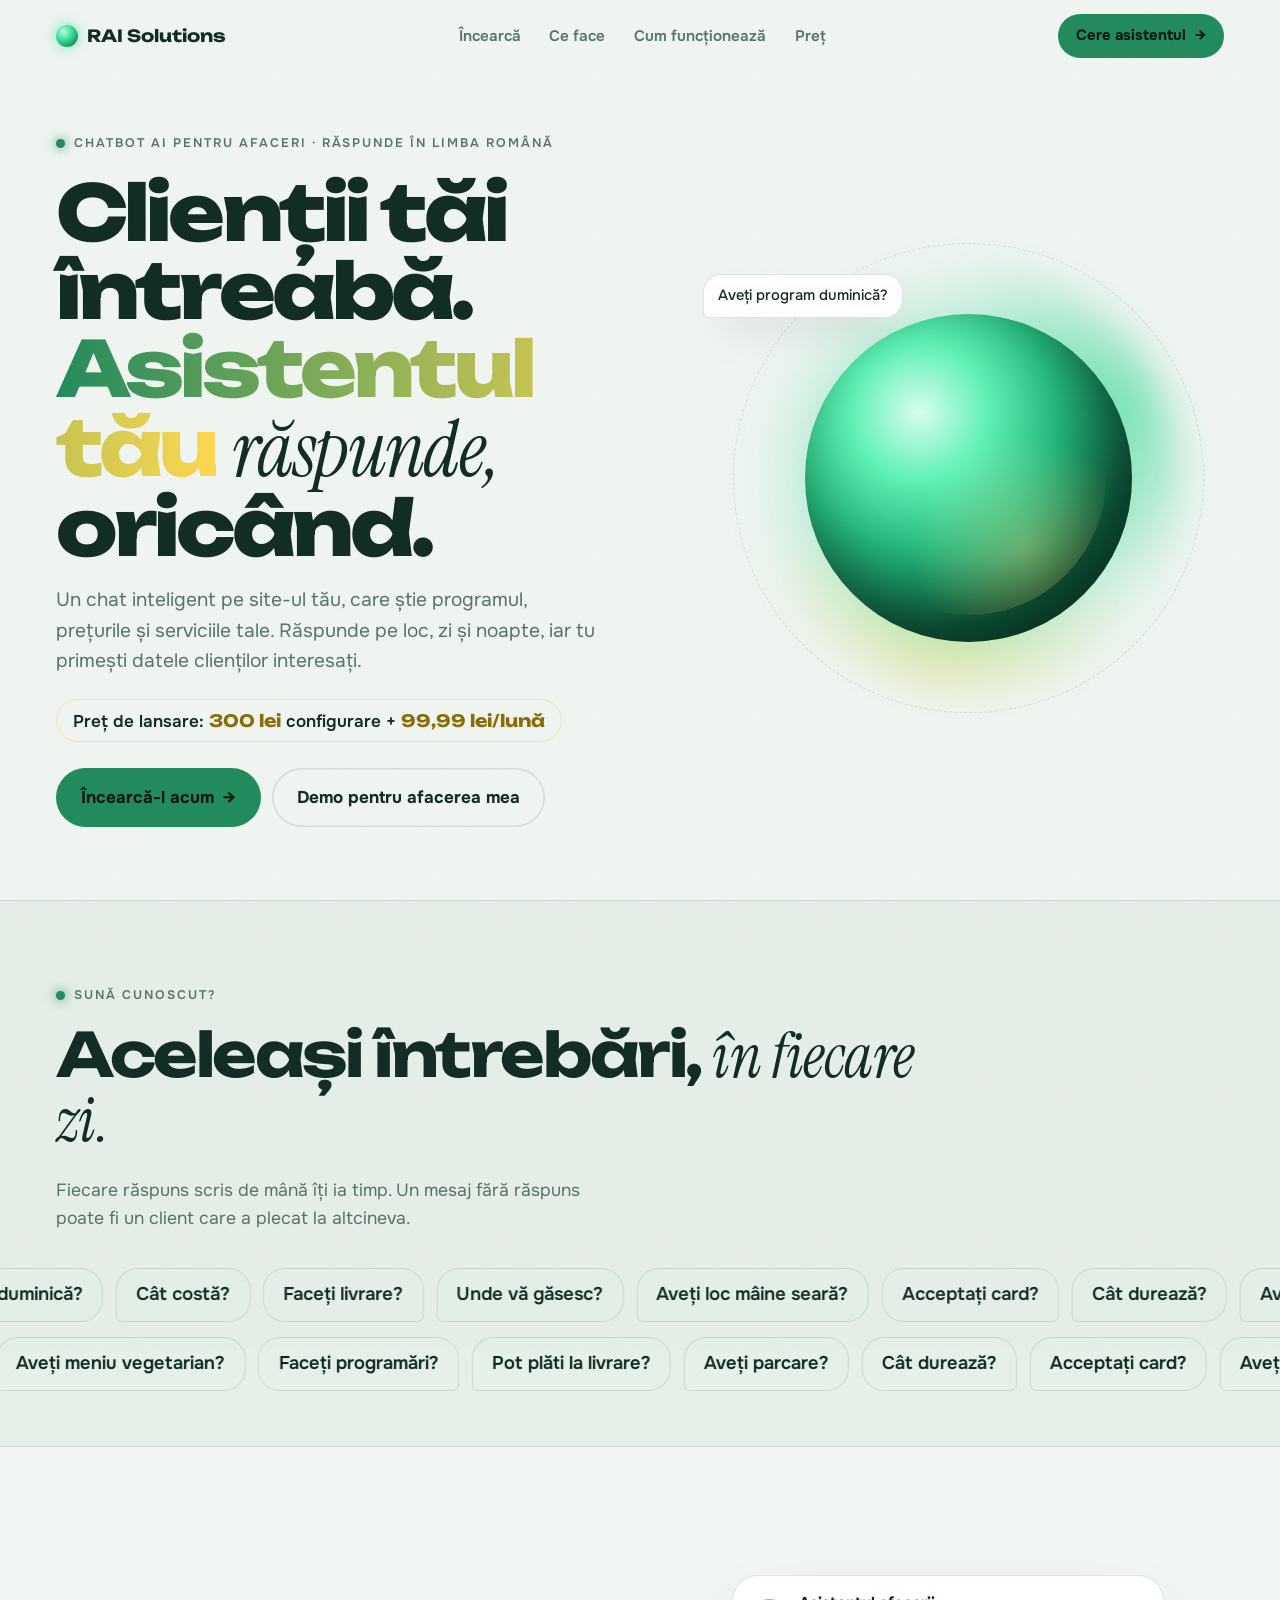
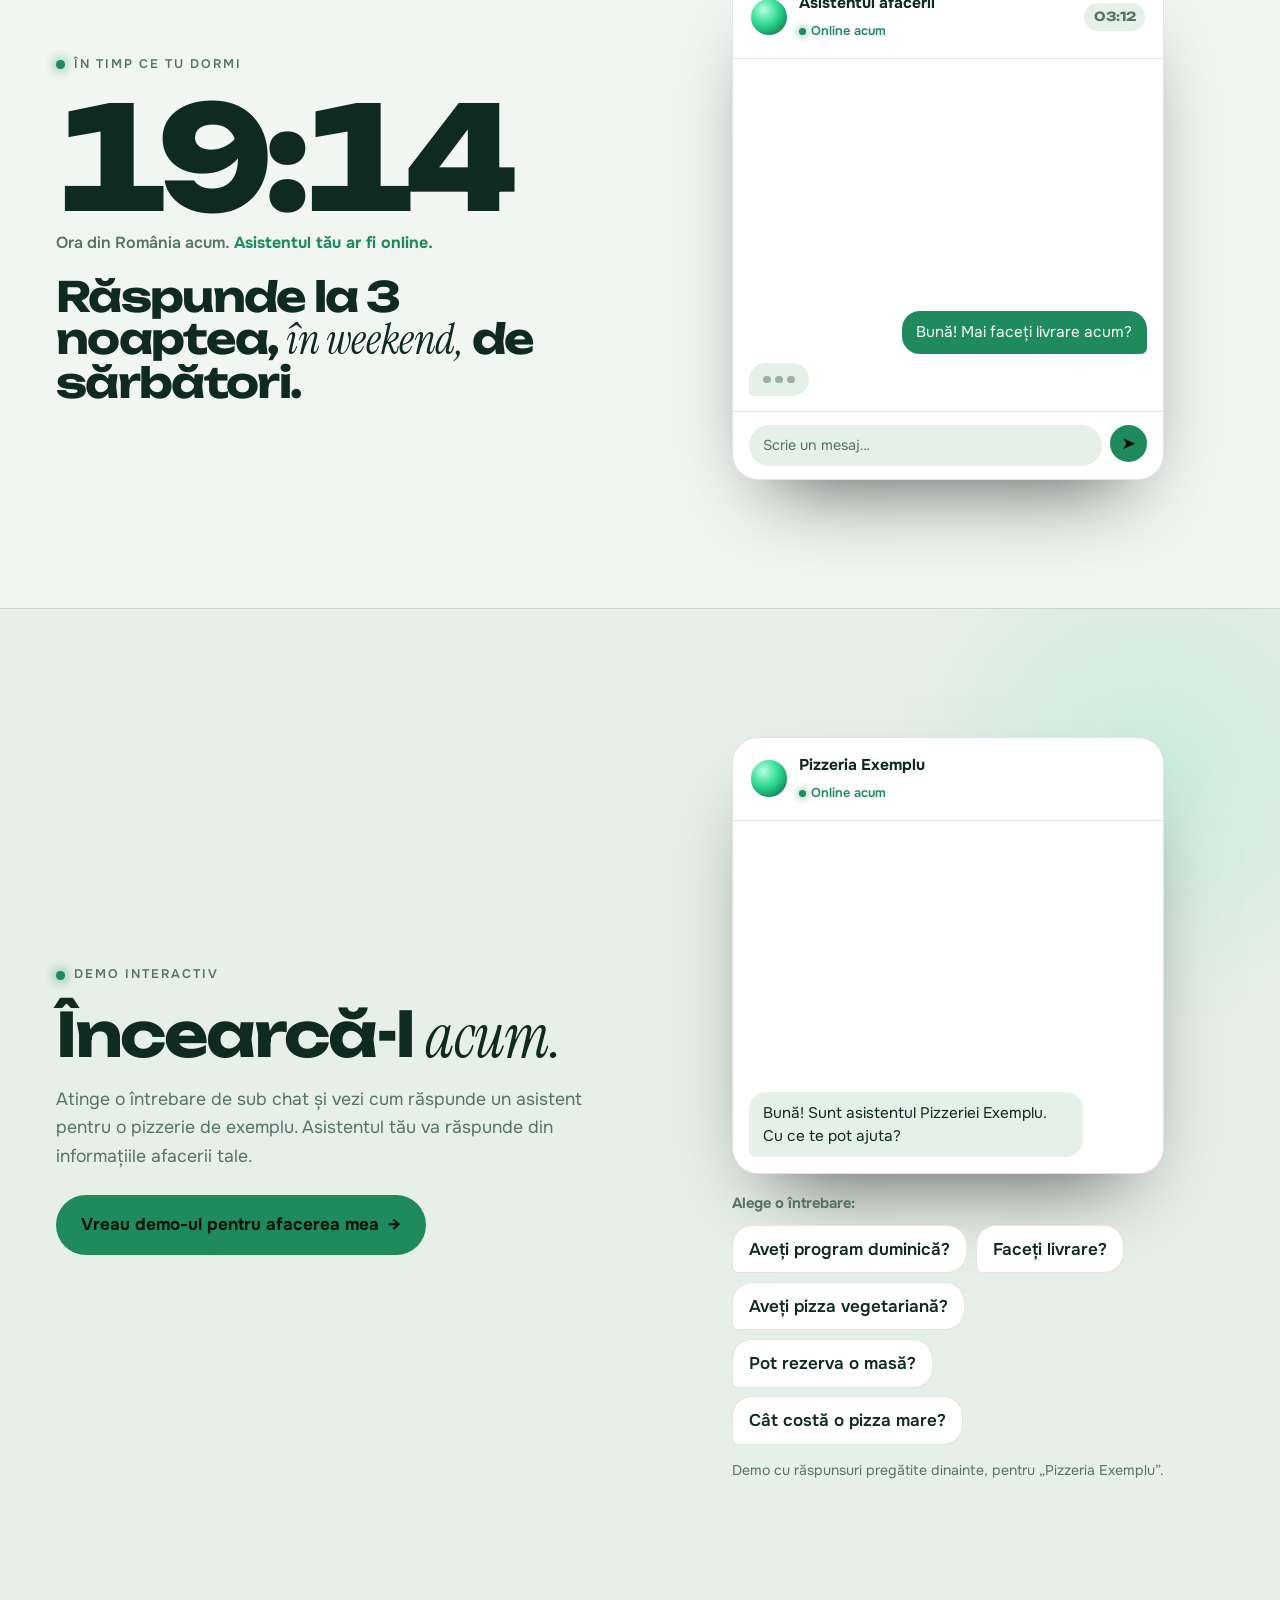
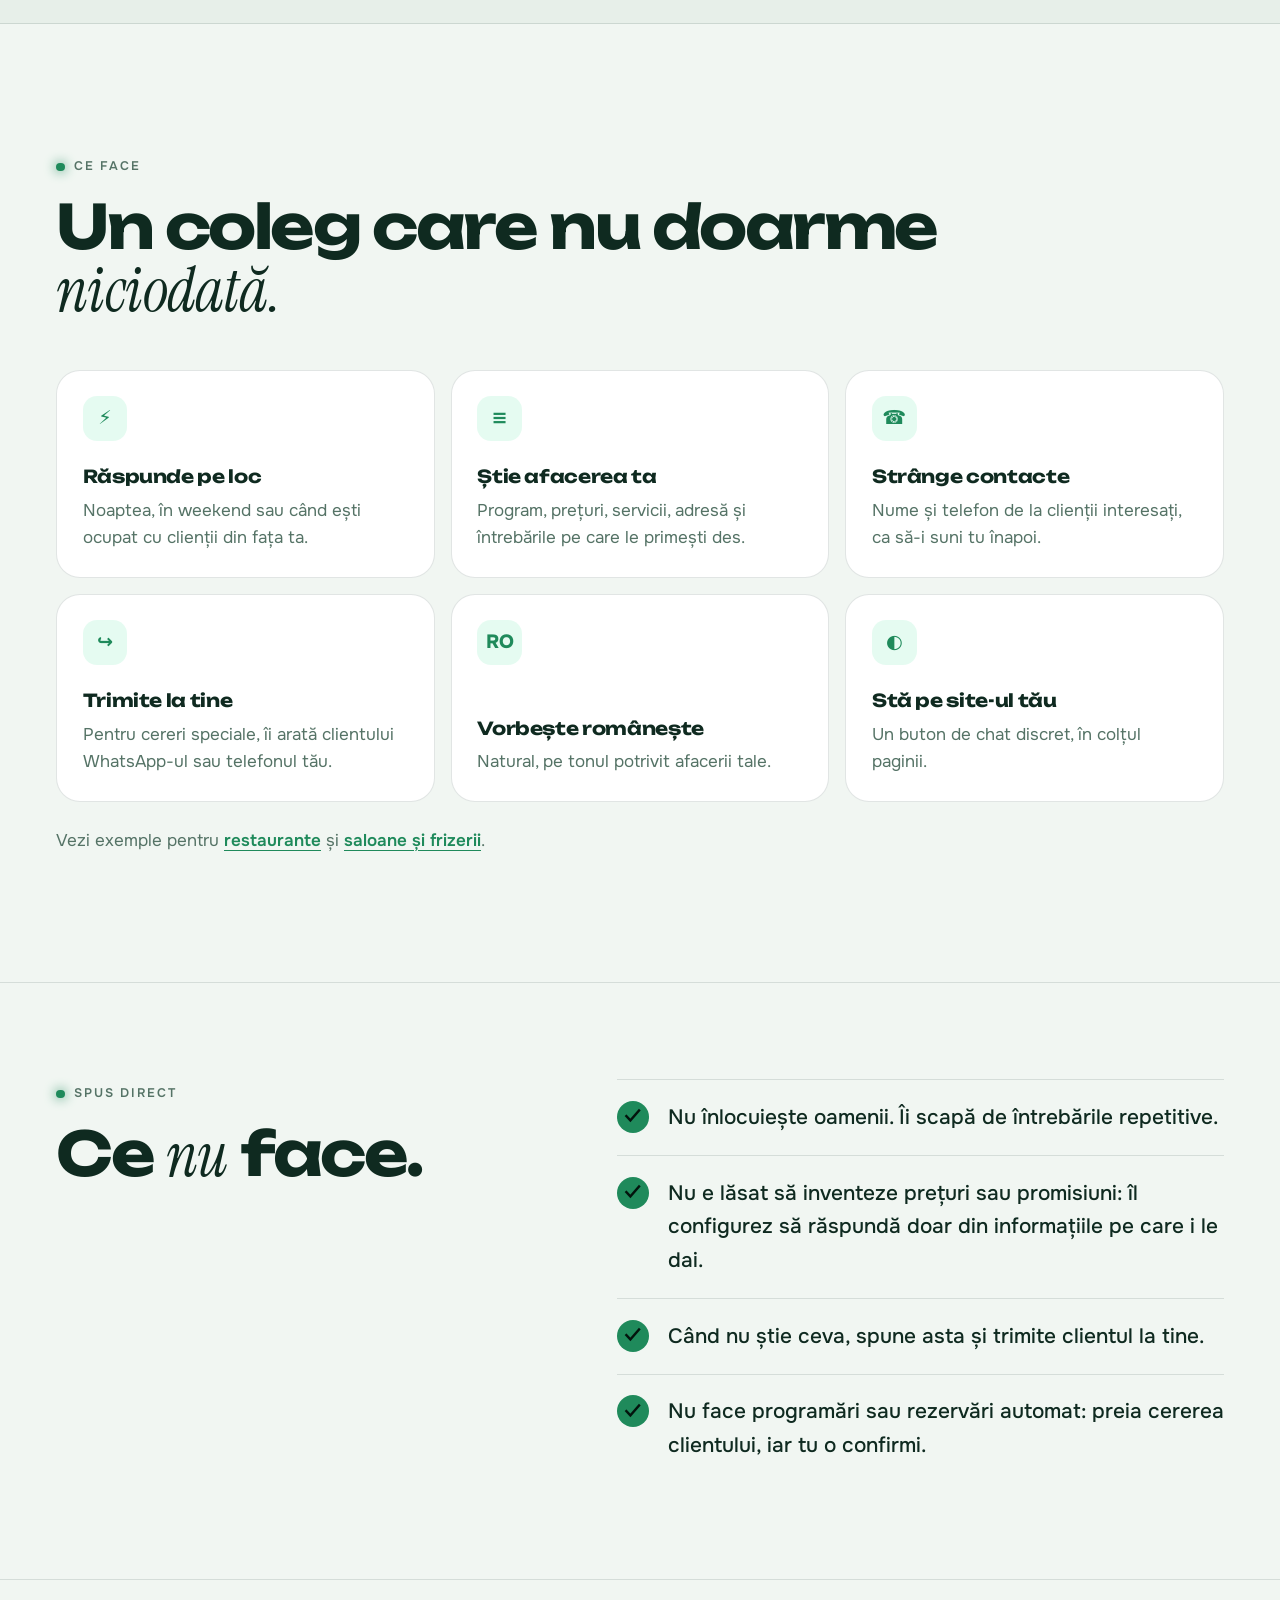
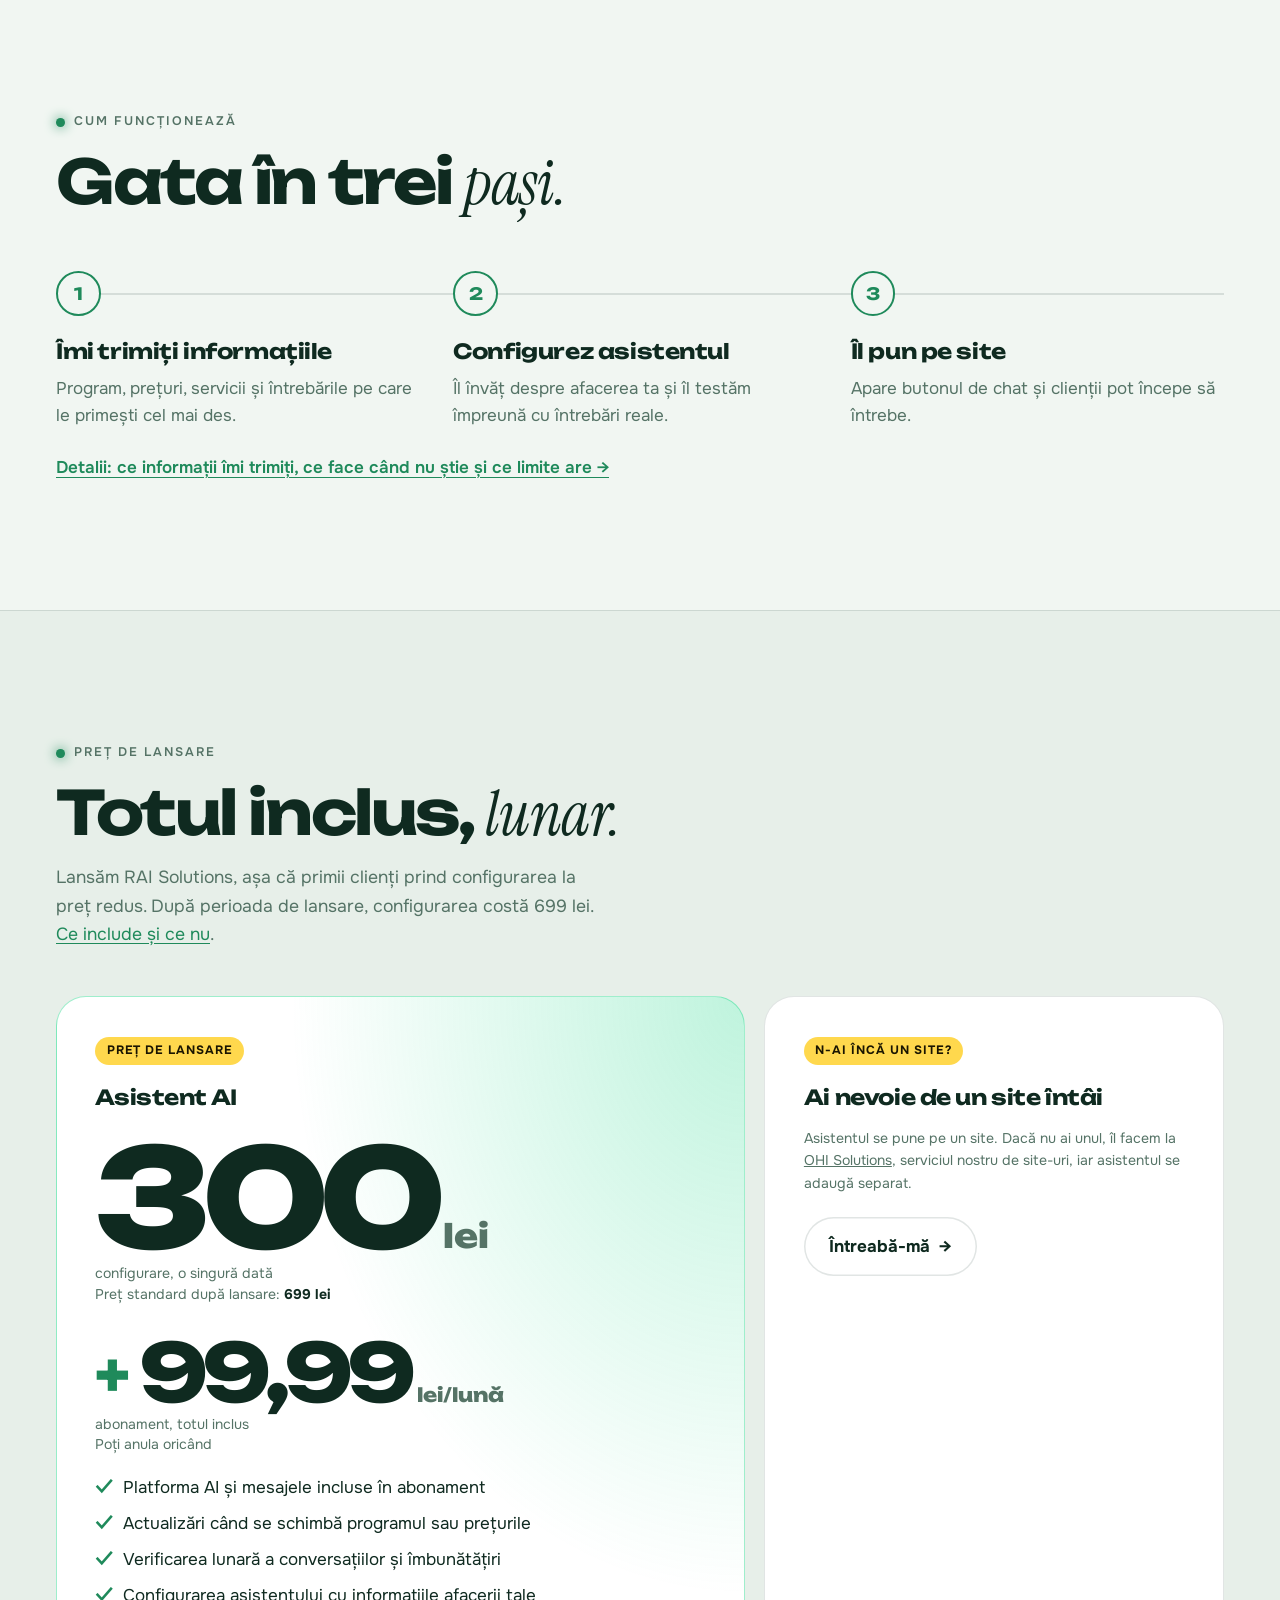
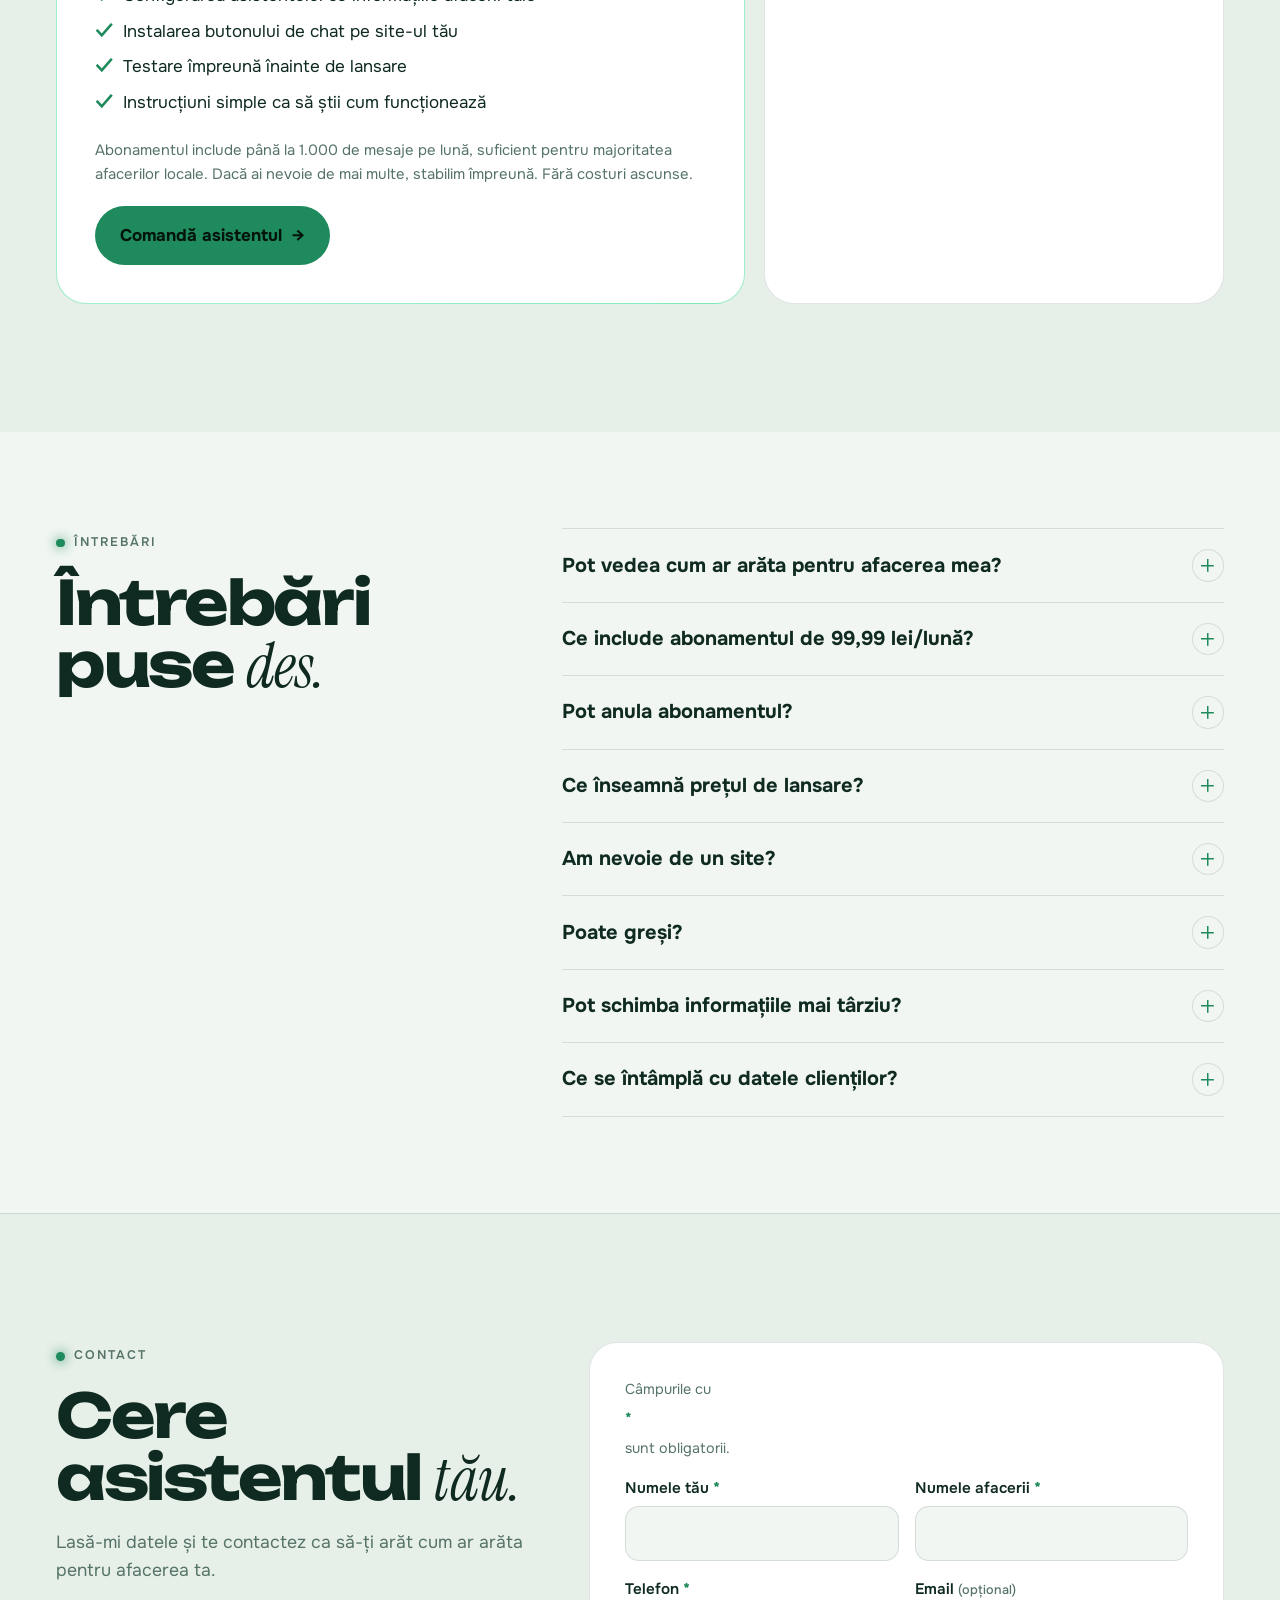
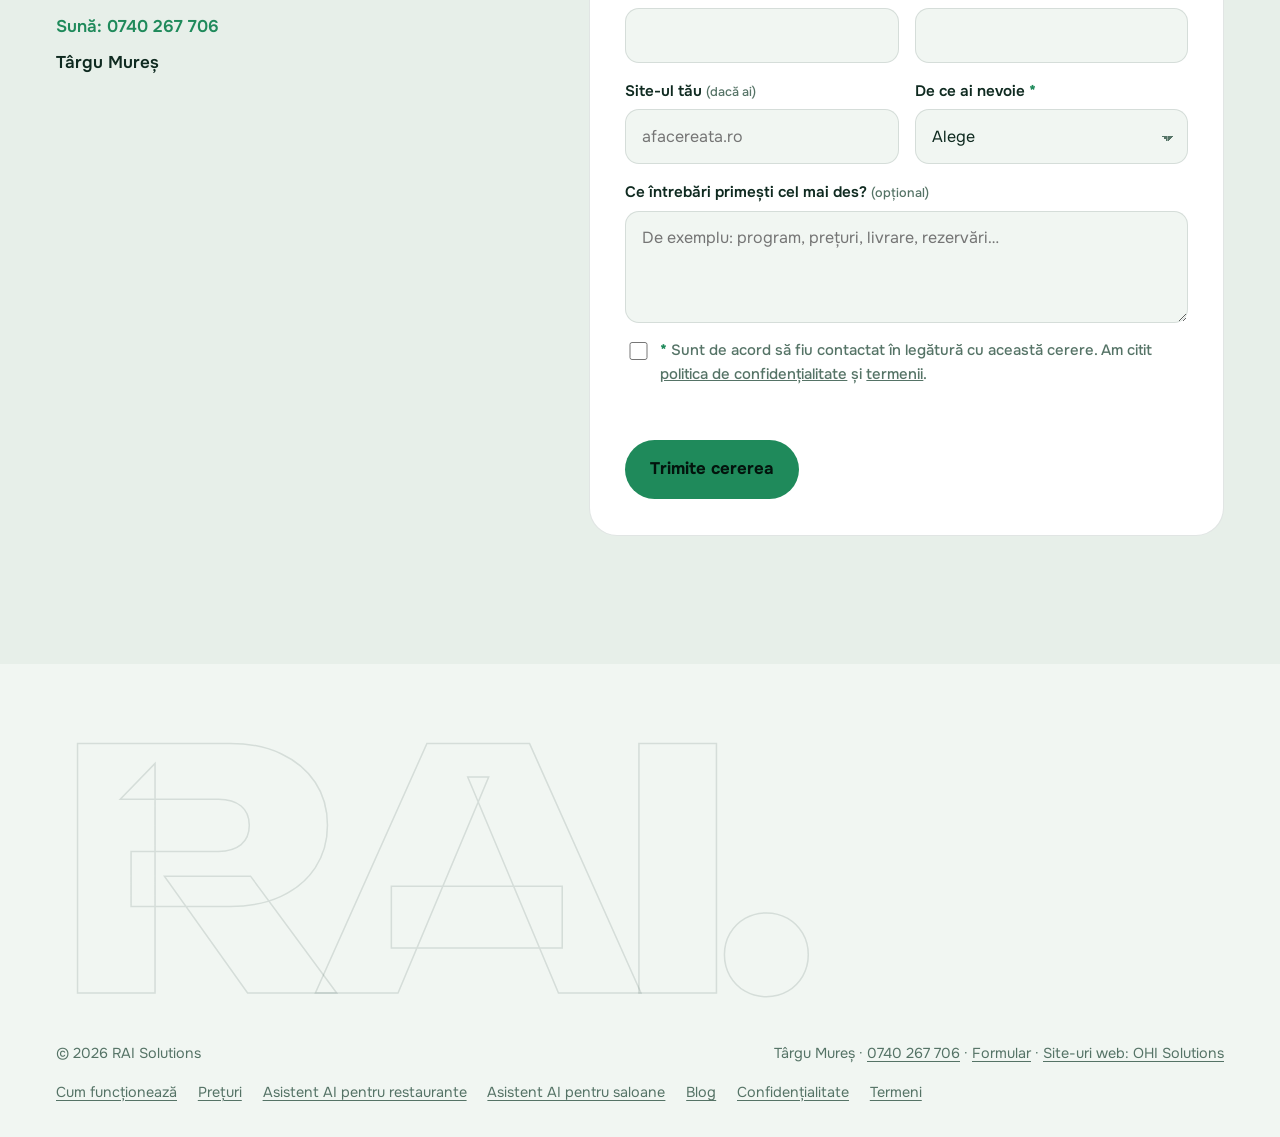
<file: index.html>
<!DOCTYPE html>
<html lang="ro">
<head>
<meta charset="utf-8">
<meta name="viewport" content="width=device-width, initial-scale=1, viewport-fit=cover">
<title>Asistent AI și Chatbot pentru Site-ul Afacerii | RAI Solutions</title>
<meta name="description" content="RAI Solutions configurează un asistent AI pe site-ul afacerii tale, care răspunde clienților în limba română despre program, prețuri și servicii. Încearcă demo-ul.">
<link rel="canonical" href="https://rais-pi.vercel.app/">
<meta name="robots" content="index, follow">
<meta property="og:type" content="website">
<meta property="og:locale" content="ro_RO">
<meta property="og:site_name" content="RAI Solutions">
<meta property="og:title" content="Asistent AI și Chatbot pentru Site-ul Afacerii | RAI Solutions">
<meta property="og:description" content="RAI Solutions configurează un asistent AI pe site-ul afacerii tale, care răspunde clienților în limba română despre program, prețuri și servicii. Încearcă demo-ul.">
<meta property="og:url" content="https://rais-pi.vercel.app/">
<meta property="og:image" content="https://rais-pi.vercel.app/og-image.png">
<meta property="og:image:width" content="1200">
<meta property="og:image:height" content="630">
<meta name="twitter:card" content="summary_large_image">
<link rel="icon" href="/favicon.ico" sizes="any">
<link rel="icon" href="/icon-512.png" type="image/png">
<link rel="apple-touch-icon" href="/apple-touch-icon.png">
<script type="application/ld+json">[{"@context": "https://schema.org", "@type": "Organization", "@id": "https://rais-pi.vercel.app/#org", "name": "RAI Solutions", "url": "https://rais-pi.vercel.app/", "logo": "https://rais-pi.vercel.app/icon-512.png", "description": "Asistenți AI de chat pentru site-urile afacerilor locale.", "telephone": "+40740267706", "address": {"@type": "PostalAddress", "addressLocality": "Târgu Mureș", "addressCountry": "RO"}}, {"@context": "https://schema.org", "@type": "WebSite", "@id": "https://rais-pi.vercel.app/#website", "name": "RAI Solutions", "url": "https://rais-pi.vercel.app/", "inLanguage": "ro-RO", "publisher": {"@id": "https://rais-pi.vercel.app/#org"}}, {"@context": "https://schema.org", "@type": "Service", "name": "Asistent AI pentru site", "serviceType": "Asistent AI de chat pentru site-uri", "provider": {"@id": "https://rais-pi.vercel.app/#org"}, "areaServed": {"@type": "Country", "name": "România"}, "url": "https://rais-pi.vercel.app/", "offers": [{"@type": "Offer", "name": "Configurare asistent AI (preț de lansare)", "price": "300", "priceCurrency": "RON"}, {"@type": "Offer", "name": "Abonament lunar asistent AI", "priceCurrency": "RON", "priceSpecification": {"@type": "UnitPriceSpecification", "price": "99.99", "priceCurrency": "RON", "unitCode": "MON", "referenceQuantity": {"@type": "QuantitativeValue", "value": 1, "unitCode": "MON"}}}]}]</script>
<meta name="theme-color" content="#06110D">
<link rel="preconnect" href="https://fonts.googleapis.com">
<link rel="preconnect" href="https://fonts.gstatic.com" crossorigin>
<link rel="preload" href="https://fonts.googleapis.com/css2?family=Unbounded:wght@500;700;800&family=Onest:wght@400;500;600;700&family=Instrument+Serif:ital@0;1&display=swap" as="style" onload="this.onload=null;this.rel='stylesheet'"><noscript><link rel="stylesheet" href="https://fonts.googleapis.com/css2?family=Unbounded:wght@500;700;800&family=Onest:wght@400;500;600;700&family=Instrument+Serif:ital@0;1&display=swap"></noscript>
<style>
:root{
  --bg:#06110D; --bg2:#0A1813; --card:#0E2019; --ink:#E9F5EF; --muted:#8FB3A3; --line:rgba(233,245,239,.1);
  --green:#2BD98F; --green2:#1F8A5B; --sun:#FFD84D; --err:#FF6B61; --bubble:#12291F;
  --display:"Unbounded","Arial Black",system-ui,sans-serif;
  --serif:"Instrument Serif",Georgia,serif;
  --body:"Onest",system-ui,-apple-system,"Segoe UI",Roboto,sans-serif;
  --ease:cubic-bezier(.2,.8,.2,1);
  color-scheme:dark;
  box-sizing:border-box;
  padding-top:env(safe-area-inset-top,0px);
  padding-bottom:env(safe-area-inset-bottom,0px);
}
@media (prefers-color-scheme: light){
  :root:not([data-theme="dark"]){--bg:#F1F6F2;--bg2:#E7EFE9;--card:#FFFFFF;--ink:#0F2A20;--muted:#557366;--line:rgba(15,42,32,.12);--green:#1F8A5B;--bubble:#E4F0E8;color-scheme:light}
}
:root[data-theme="light"]{--bg:#F1F6F2;--bg2:#E7EFE9;--card:#FFFFFF;--ink:#0F2A20;--muted:#557366;--line:rgba(15,42,32,.12);--green:#1F8A5B;--bubble:#E4F0E8;color-scheme:light}
[hidden]{display:none!important}
*,*::before,*::after{box-sizing:inherit}
html{scroll-behavior:smooth;scroll-padding-top:calc(env(safe-area-inset-top,0px) + 80px)}
@media (prefers-reduced-motion: reduce){html{scroll-behavior:auto}}
body{margin:0;background:var(--bg);color:var(--ink);font-family:var(--body);font-size:1.0625rem;line-height:1.6;overflow-x:hidden;overflow-x:clip;-webkit-font-smoothing:antialiased}
a{color:inherit}
:focus-visible{outline:3px solid var(--sun);outline-offset:3px;border-radius:6px}
::selection{background:var(--green);color:#06110D}
.wrap{max-width:78rem;margin:0 auto;padding:0 clamp(1.1rem,4vw,2.5rem)}
.eyebrow{display:inline-flex;align-items:center;gap:.55rem;font-size:.78rem;font-weight:600;letter-spacing:.16em;text-transform:uppercase;color:var(--muted)}
.eyebrow::before{content:"";width:.55rem;height:.55rem;border-radius:50%;background:var(--green);box-shadow:0 0 12px var(--green)}
h2{font-family:var(--display);font-weight:700;font-size:clamp(2rem,5vw,3.8rem);line-height:1.02;letter-spacing:-.04em;margin:1rem 0 0;max-width:16ch}
h2 em,.s{font-family:var(--serif);font-style:italic;font-weight:400;letter-spacing:-.01em}
.lede{color:var(--muted);max-width:34rem;margin:1.1rem 0 0;font-size:1.1rem}
section{position:relative}
body::after{content:"";position:fixed;inset:-50%;z-index:60;pointer-events:none;opacity:.05;background-image:url("data:image/svg+xml,%3Csvg xmlns='http://www.w3.org/2000/svg' width='160' height='160'%3E%3Cfilter id='n'%3E%3CfeTurbulence type='fractalNoise' baseFrequency='.85' numOctaves='3' stitchTiles='stitch'/%3E%3C/filter%3E%3Crect width='100%25' height='100%25' filter='url(%23n)'/%3E%3C/svg%3E")}
.progress{position:fixed;top:0;left:0;height:2px;width:100%;z-index:70;background:linear-gradient(90deg,var(--green),var(--sun));transform-origin:0 50%;transform:scaleX(0);pointer-events:none}
.loader{position:fixed;inset:0;z-index:100;background:#030A07;color:#E9F5EF;display:grid;place-items:center;padding:1.5rem;transition:opacity .7s var(--ease),visibility .7s}
.loader.out{opacity:0;visibility:hidden}
.loader .msg{display:flex;align-items:center;gap:.8rem;font-size:clamp(1.15rem,3vw,1.7rem);font-weight:500}
.loader .av{flex:0 0 3rem;width:3rem;height:3rem;border-radius:50%;background:radial-gradient(circle at 35% 30%,#B7FFE0,#2BD98F 45%,#0B5A3A);box-shadow:0 0 40px rgba(43,217,143,.6);animation:breath 1.6s ease-in-out infinite}
.loader .t::after{content:"";display:inline-block;width:.55em;height:1.05em;margin-left:.1em;vertical-align:-.15em;background:#2BD98F;animation:caret .8s steps(1) infinite}
@keyframes caret{50%{opacity:0}}
@keyframes breath{50%{transform:scale(1.08)}}
@keyframes spin{to{transform:rotate(360deg)}}
.ring{position:fixed;left:0;top:0;z-index:90;width:36px;height:36px;margin:-18px 0 0 -18px;border-radius:50%;pointer-events:none;opacity:0;border:1.5px solid var(--green);box-shadow:0 0 18px rgba(43,217,143,.35);transition:width .3s var(--ease),height .3s var(--ease),margin .3s var(--ease),background .3s,opacity .3s}
.ring.on{opacity:1}
.ring.big{width:70px;height:70px;margin:-35px 0 0 -35px;background:rgba(43,217,143,.12)}
@media (pointer:coarse){.ring{display:none}}
header.top{position:fixed;top:0;left:0;right:0;z-index:50;padding-top:env(safe-area-inset-top,0px);transition:transform .5s var(--ease)}
header.top.solid{background:color-mix(in srgb,var(--bg) 80%,transparent);backdrop-filter:blur(14px);-webkit-backdrop-filter:blur(14px);border-bottom:1px solid var(--line)}
header.top.hide{transform:translateY(-110%)}
header.top .wrap{display:flex;align-items:center;justify-content:space-between;height:72px;gap:1rem}
.brand{display:flex;align-items:center;gap:.55rem;font-family:var(--display);font-weight:700;font-size:1.05rem;text-decoration:none;white-space:nowrap}
.brand i{width:1.4rem;height:1.4rem;border-radius:50%;background:radial-gradient(circle at 35% 30%,#B7FFE0,#2BD98F 45%,#0B5A3A);box-shadow:0 0 14px rgba(43,217,143,.6);animation:breath 3s ease-in-out infinite}
nav.links{display:flex;gap:1.8rem;font-weight:600;font-size:.95rem}
nav.links a{text-decoration:none;color:var(--muted);position:relative}
nav.links a::after{content:"";position:absolute;left:0;right:0;bottom:-4px;height:1px;background:var(--green);transform:scaleX(0);transform-origin:right;transition:transform .4s var(--ease)}
nav.links a:hover{color:var(--ink)} nav.links a:hover::after{transform:scaleX(1);transform-origin:left}
@media (max-width:820px){nav.links{display:none}}
.hdr-r{display:flex;gap:.6rem;align-items:center}
@media (max-width:820px){.hdr-r .btn{display:none}}
.menu-btn{display:none;font:inherit;font-weight:700;border:1.5px solid var(--line);background:transparent;color:var(--ink);border-radius:999px;padding:.55rem 1rem;cursor:pointer}
@media (max-width:820px){.menu-btn{display:inline-flex}}
.overlay{position:fixed;inset:0;z-index:80;background:#062A1C;color:#E9F5EF;display:flex;flex-direction:column;justify-content:space-between;padding:calc(env(safe-area-inset-top,0px) + 1.2rem) 1.4rem calc(env(safe-area-inset-bottom,0px) + 1.6rem);clip-path:circle(0% at calc(100% - 3rem) 2.4rem);transition:clip-path .8s var(--ease);visibility:hidden}
.overlay.open{clip-path:circle(150% at calc(100% - 3rem) 2.4rem);visibility:visible}
.overlay .top{display:flex;justify-content:space-between;align-items:center}
.overlay .close{font:inherit;font-weight:700;border:1.5px solid rgba(255,255,255,.3);background:transparent;color:#fff;border-radius:999px;padding:.55rem 1rem;cursor:pointer}
.overlay nav{display:grid;gap:.4rem}
.overlay nav a{font-family:var(--display);font-weight:700;font-size:clamp(2.2rem,10vw,4.4rem);line-height:1.1;letter-spacing:-.04em;text-decoration:none;overflow:hidden;display:block}
.overlay nav a span{display:inline-block;transform:translateY(110%);transition:transform .7s var(--ease)}
.overlay.open nav a span{transform:none}
.overlay.open nav a:nth-child(2) span{transition-delay:.06s}.overlay.open nav a:nth-child(3) span{transition-delay:.12s}.overlay.open nav a:nth-child(4) span{transition-delay:.18s}.overlay.open nav a:nth-child(5) span{transition-delay:.24s}
.btn{position:relative;display:inline-flex;align-items:center;justify-content:center;gap:.6rem;border:0;border-radius:999px;padding:1rem 1.55rem;font:inherit;font-weight:700;text-decoration:none;cursor:pointer;overflow:hidden;isolation:isolate;transition:transform .35s var(--ease),box-shadow .35s}
.btn::before{content:"";position:absolute;inset:0;z-index:-1;border-radius:inherit;transform:translateY(101%);transition:transform .5s var(--ease)}
.btn:hover::before{transform:none}
.btn-main{background:var(--green);color:#03140D} .btn-main::before{background:var(--sun)} .btn-main:hover{box-shadow:0 10px 40px -10px rgba(43,217,143,.6)}
.btn-ghost{background:transparent;color:var(--ink);box-shadow:inset 0 0 0 1.5px var(--line)} .btn-ghost::before{background:var(--ink)} .btn-ghost:hover{color:var(--bg)}
.btn .arr{display:inline-block;transition:transform .4s var(--ease)} .btn:hover .arr{transform:translateX(4px) rotate(-45deg)}
.btn-sm{padding:.65rem 1.1rem;font-size:.93rem}
.btn[disabled]{opacity:.6;cursor:wait}
.hero{min-height:100svh;display:grid;align-items:center;padding:calc(env(safe-area-inset-top,0px) + 6.5rem) 0 3rem;overflow:hidden}
.hero .wrap{display:grid;grid-template-columns:1.1fr .9fr;gap:2rem;align-items:center;width:100%}
@media (max-width:900px){.hero .wrap{grid-template-columns:1fr}}
.hero h1{font-family:var(--display);font-weight:800;font-size:clamp(2.2rem,6vw,5.2rem);line-height:1.02;letter-spacing:-.05em;margin:1.1rem 0 0}
.hero h1 .g{background:linear-gradient(90deg,var(--green),var(--sun));-webkit-background-clip:text;background-clip:text;color:transparent}
.hero h1 .s{font-weight:400;letter-spacing:-.02em}
.hero .lede{font-size:clamp(1.05rem,1.5vw,1.2rem)}
.chip{display:inline-block;line-height:1.5;border:1.5px solid rgba(255,216,77,.5);border-radius:999px;padding:.45rem 1rem;font-weight:600;margin-top:1.4rem}
.chip b{font-family:var(--display);color:var(--sun)}
@media (prefers-color-scheme: light){:root:not([data-theme="dark"]) .chip b{color:#8A6A00}}
.ctas{display:flex;flex-wrap:wrap;gap:.7rem;margin-top:1.6rem}
.js .fade{opacity:0;transform:translateY(18px)}
.ready .fade{opacity:1;transform:none;transition:opacity 1s var(--ease),transform 1s var(--ease)}
.ready .fade.d1{transition-delay:.15s}.ready .fade.d2{transition-delay:.3s}.ready .fade.d3{transition-delay:.45s}
.orbwrap{position:relative;aspect-ratio:1;width:min(100%,32rem);justify-self:center}
@media (max-width:900px){.orbwrap{width:min(86vw,22rem);order:-1;margin-bottom:-.5rem}}
.orb{position:absolute;inset:18%;border-radius:50%;background:radial-gradient(circle at 35% 30%,#D8FFF0 0%,#5CF2B4 22%,#1FB377 45%,#0A5A3A 70%,#05281A 100%);box-shadow:0 0 80px rgba(43,217,143,.45),inset -20px -30px 60px rgba(0,0,0,.35);transition:transform .25s ease-out}
.orb::before{content:"";position:absolute;inset:-14%;border-radius:50%;background:conic-gradient(from 0deg,transparent,rgba(43,217,143,.5),transparent 35%,rgba(255,216,77,.35),transparent 70%);filter:blur(18px);animation:spin 9s linear infinite;z-index:-1}
.orb::after{content:"";position:absolute;inset:8%;border-radius:50%;background:radial-gradient(circle at 70% 75%,rgba(255,216,77,.35),transparent 40%);mix-blend-mode:screen;animation:breath 4s ease-in-out infinite}
.orb.talk{animation:talk .35s ease-in-out infinite alternate}
@keyframes talk{to{scale:1.05}}
.ringline{position:absolute;inset:4%;border-radius:50%;border:1px dashed var(--line);animation:spin 40s linear infinite}
.bub{position:absolute;max-width:13rem;padding:.6rem .9rem;border-radius:18px 18px 18px 6px;background:var(--card);border:1px solid var(--line);font-size:.92rem;font-weight:500;box-shadow:0 20px 40px -20px rgba(0,0,0,.6);opacity:0;transform:translateY(10px) scale(.96);transition:opacity .6s var(--ease),transform .6s var(--ease)}
.bub.ans{border-radius:18px 18px 6px 18px;background:var(--green2);color:#fff;border-color:transparent}
.bub.on{opacity:1;transform:none}
@media (max-width:900px){.bub{font-size:.82rem;max-width:10.5rem}}
.qbox{padding:clamp(3rem,7vw,5rem) 0 clamp(2rem,5vw,3rem);border-block:1px solid var(--line);background:var(--bg2)}
.qbox .wrap{display:flex;justify-content:space-between;align-items:end;gap:1.5rem;flex-wrap:wrap;margin-bottom:1.8rem}
.qrow{overflow:hidden;padding:.45rem 0}
.qtrack{display:flex;gap:.8rem;width:max-content;will-change:transform}
.qtrack span{white-space:nowrap;border:1px solid var(--line);background:var(--bubble);border-radius:22px 22px 22px 6px;padding:.7rem 1.2rem;font-weight:600;font-size:clamp(.95rem,1.6vw,1.15rem)}
.qtrack span:nth-child(3n){border-radius:22px 22px 6px 22px;background:transparent}
.night{padding:clamp(5rem,10vw,8rem) 0}
.night .wrap{display:grid;grid-template-columns:1fr 1fr;gap:4rem;align-items:center}
@media (max-width:900px){.night .wrap{grid-template-columns:1fr;gap:2.5rem}}
.live{font-family:var(--display);font-weight:800;font-size:clamp(4rem,12vw,9rem);line-height:.9;letter-spacing:-.06em;font-variant-numeric:tabular-nums;margin-top:1rem}
.live small{display:block;font-family:var(--body);font-size:1rem;font-weight:600;letter-spacing:0;color:var(--muted);margin-top:.8rem}
.live small b{color:var(--green)}
.chat{background:var(--card);border:1px solid var(--line);border-radius:26px;box-shadow:0 40px 80px -40px rgba(0,0,0,.7);overflow:hidden;width:100%;max-width:27rem;justify-self:center}
.chat-h{display:flex;align-items:center;gap:.7rem;padding:.95rem 1.1rem;border-bottom:1px solid var(--line)}
.av{width:2.3rem;height:2.3rem;border-radius:50%;background:radial-gradient(circle at 35% 30%,#B7FFE0,#2BD98F 45%,#0B5A3A);flex:0 0 auto}
.chat-h b{display:block;font-size:.98rem}
.chat-h small{color:var(--green);font-weight:600;font-size:.8rem}
.chat-h small::before{content:"";display:inline-block;width:.45rem;height:.45rem;border-radius:50%;background:var(--green);margin-right:.35rem;box-shadow:0 0 8px var(--green)}
.clock{margin-left:auto;font-family:var(--display);font-size:.78rem;font-weight:700;background:var(--bubble);border-radius:999px;padding:.25rem .6rem;color:var(--muted)}
.msgs{padding:1rem;display:flex;flex-direction:column;gap:.55rem;height:22rem;overflow:hidden;justify-content:flex-end}
.m{max-width:84%;padding:.65rem .9rem;border-radius:18px;font-size:.96rem;line-height:1.45}
.m.you{align-self:flex-end;background:var(--green2);color:#fff;border-bottom-right-radius:6px}
.m.bot{align-self:flex-start;background:var(--bubble);border-bottom-left-radius:6px}
.m.typing{display:flex;gap:.3rem;padding:.8rem .9rem}
.m.typing i{width:.45rem;height:.45rem;border-radius:50%;background:var(--muted);opacity:.5;animation:blink 1s infinite}
.m.typing i:nth-child(2){animation-delay:.15s}.m.typing i:nth-child(3){animation-delay:.3s}
@keyframes blink{50%{opacity:1;transform:translateY(-2px)}}
.pop{animation:pop .3s ease-out both}
@keyframes pop{from{opacity:0;transform:translateY(8px) scale(.98)}to{opacity:1;transform:none}}
.chat-f{display:flex;gap:.5rem;padding:.8rem 1rem;border-top:1px solid var(--line)}
.chat-f span{flex:1;background:var(--bubble);border-radius:999px;padding:.55rem .9rem;color:var(--muted);font-size:.9rem}
.chat-f b{width:2.3rem;height:2.3rem;border-radius:50%;background:var(--green);display:grid;place-items:center;color:#03140D}
.note{color:var(--muted);font-size:.88rem}
.try{padding:clamp(5rem,10vw,8rem) 0;background:var(--bg2);border-block:1px solid var(--line);overflow:hidden}
.try::before{content:"";position:absolute;width:40rem;height:40rem;right:-12rem;top:-10rem;border-radius:50%;background:radial-gradient(circle,rgba(43,217,143,.14),transparent 60%);pointer-events:none}
.try .wrap{display:grid;grid-template-columns:1fr 1fr;gap:4rem;align-items:center;position:relative}
@media (max-width:900px){.try .wrap{grid-template-columns:1fr;gap:2.5rem}}
.trycol{width:100%;max-width:27rem;justify-self:center}
.trycol .chat{max-width:none}
.pickq{margin:1.1rem 0 0;font-weight:700;font-size:.92rem;color:var(--muted)}
.qchips{display:flex;flex-wrap:wrap;gap:.55rem;margin:.6rem 0 .6rem}
.mob-cta{display:none}
@media (max-width:900px){.desk-cta{display:none}.mob-cta{display:block}.try .msgs{height:18rem}}
.qchips button{font:inherit;font-weight:600;border:1.5px solid var(--line);background:var(--card);color:var(--ink);border-radius:20px 20px 20px 6px;padding:.6rem 1rem;cursor:pointer;transition:border-color .2s,transform .3s var(--ease)}
.qchips button:hover{border-color:var(--green);transform:translateY(-2px)}
.qchips button[disabled]{opacity:.5;cursor:default;transform:none}
.feat{padding:clamp(5rem,10vw,8rem) 0}
.cards{display:grid;grid-template-columns:repeat(3,1fr);gap:1rem;margin-top:3rem}
@media (max-width:900px){.cards{grid-template-columns:1fr 1fr}}
@media (max-width:560px){.cards{grid-template-columns:1fr}}
.card{position:relative;border-radius:24px;padding:1.6rem;background:var(--card);border:1px solid var(--line);overflow:hidden;min-height:13rem;display:flex;flex-direction:column;justify-content:space-between;gap:1.2rem;transition:transform .5s var(--ease),border-color .3s}
.card::before{content:"";position:absolute;inset:0;background:radial-gradient(360px circle at var(--mx,50%) var(--my,50%),rgba(43,217,143,.16),transparent 45%);opacity:0;transition:opacity .4s}
.card:hover{transform:translateY(-5px);border-color:rgba(43,217,143,.4)} .card:hover::before{opacity:1}
.card .ic{width:2.8rem;height:2.8rem;border-radius:14px;display:grid;place-items:center;background:rgba(43,217,143,.12);color:var(--green);font-size:1.2rem;font-weight:800}
.card b{display:block;font-family:var(--display);font-weight:700;font-size:1.12rem;letter-spacing:-.02em;margin-bottom:.35rem}
.card span{color:var(--muted)}
.limits{padding:clamp(4rem,8vw,6rem) 0;border-block:1px solid var(--line)}
.limits .wrap{display:grid;grid-template-columns:.9fr 1.1fr;gap:4rem;align-items:start}
@media (max-width:900px){.limits .wrap{grid-template-columns:1fr;gap:1.5rem}}
.nolist{list-style:none;margin:0;padding:0;display:grid}
.nolist li{padding:1.3rem 0;border-top:1px solid var(--line);display:grid;grid-template-columns:2.4rem 1fr;gap:.8rem;font-size:clamp(1.05rem,1.7vw,1.3rem);font-weight:500}
.nolist li::before{content:"✓";width:2rem;height:2rem;border-radius:50%;display:grid;place-items:center;background:var(--green);color:#03140D;font-weight:800;font-size:1rem}
.how{padding:clamp(5rem,10vw,8rem) 0}
.path{position:relative;display:grid;grid-template-columns:repeat(3,1fr);gap:1.5rem;margin-top:3.5rem}
@media (max-width:760px){.path{grid-template-columns:1fr;gap:2.2rem;padding-left:2.4rem}}
.path .pline{position:absolute;left:0;right:0;top:1.4rem;height:2px;background:var(--line)}
.path .pline i{display:block;height:100%;background:linear-gradient(90deg,var(--green),var(--sun));transform-origin:0 50%;transform:scaleX(0)}
@media (max-width:760px){.path .pline{left:1.05rem;right:auto;top:0;bottom:0;width:2px;height:auto}.path .pline i{width:100%;height:100%;transform-origin:50% 0;transform:scaleY(0)}}
.st{position:relative}
.st .dot{width:2.8rem;height:2.8rem;border-radius:50%;display:grid;place-items:center;background:var(--bg);border:2px solid var(--green);color:var(--green);font-family:var(--display);font-weight:700;position:relative;z-index:1;transition:background .4s,color .4s,box-shadow .4s}
.st.on .dot{background:var(--green);color:#03140D;box-shadow:0 0 24px rgba(43,217,143,.5)}
@media (max-width:760px){.st .dot{position:absolute;left:-2.45rem;top:-.1rem;width:2.2rem;height:2.2rem;font-size:.85rem}}
.st h3{font-family:var(--display);font-weight:700;font-size:1.3rem;letter-spacing:-.02em;margin:1.2rem 0 .4rem}
@media (max-width:760px){.st h3{margin-top:0}}
.st p{margin:0;color:var(--muted)}
.price{padding:clamp(5rem,10vw,8rem) 0;background:var(--bg2);border-top:1px solid var(--line);overflow:hidden}
.price .grid{display:grid;grid-template-columns:1.2fr .8fr;gap:1.2rem;margin-top:3rem}
@media (max-width:900px){.price .grid{grid-template-columns:1fr}}
.pcard{position:relative;border-radius:30px;padding:clamp(1.6rem,3vw,2.4rem);border:1px solid var(--line);background:var(--card);overflow:hidden}
.pcard.main{background:radial-gradient(120% 120% at 100% 0%,rgba(43,217,143,.3),transparent 55%),var(--card);border-color:rgba(43,217,143,.45)}
.pcard .amt{font-family:var(--display);font-weight:800;font-size:clamp(4.5rem,11vw,8.5rem);line-height:.85;letter-spacing:-.07em;margin:1rem 0 .5rem}
.pcard .amt small{font-size:.24em;letter-spacing:0;margin-left:.4rem;color:var(--muted)}
.pcard h3{font-family:var(--display);font-weight:700;font-size:1.3rem;margin:0;letter-spacing:-.02em}
.pcard ul{list-style:none;padding:0;margin:1.2rem 0 1.4rem;display:grid;gap:.55rem}
.pcard li{padding-left:1.7rem;position:relative}
.pcard li::before{content:"✓";position:absolute;left:0;color:var(--green);font-weight:800}
.pcard .tag{display:inline-block;font-size:.76rem;font-weight:700;letter-spacing:.08em;text-transform:uppercase;background:var(--sun);color:#1A1500;border-radius:999px;padding:.25rem .7rem}
.pp{display:grid;gap:1.1rem;margin:.6rem 0 .4rem}
.pp .plus{color:var(--green);margin-right:.25em;font-size:.7em;vertical-align:.12em}
.pcard .amt.mo{font-size:clamp(3rem,6.5vw,5rem)}
.std{margin:.2rem 0 0;font-size:.88rem;color:var(--muted);line-height:1.45}
.std b{color:var(--ink)}
.extra{color:var(--muted);font-size:.93rem;margin:.4rem 0 1.2rem}
.faq{padding:clamp(4rem,8vw,6rem) 0}
.faq .wrap{display:grid;grid-template-columns:.8fr 1.2fr;gap:4rem}
@media (max-width:900px){.faq .wrap{grid-template-columns:1fr;gap:1.5rem}}
.faq details{border-top:1px solid var(--line);padding:1.25rem 0}
.faq details:last-child{border-bottom:1px solid var(--line)}
.faq summary{cursor:pointer;font-weight:700;font-size:clamp(1.05rem,1.8vw,1.25rem);list-style:none;display:flex;justify-content:space-between;gap:1rem;align-items:center}
.faq summary::-webkit-details-marker{display:none}
.faq summary::after{content:"";flex:0 0 1.9rem;height:1.9rem;border-radius:50%;border:1.5px solid var(--line);background:linear-gradient(var(--green),var(--green)) center/.8rem 1.5px no-repeat,linear-gradient(var(--green),var(--green)) center/1.5px .8rem no-repeat;transition:transform .4s var(--ease)}
.faq details[open] summary::after{transform:rotate(135deg)}
.faq details p{margin:.8rem 0 0;color:var(--muted);max-width:40rem}
.contact{padding:clamp(5rem,10vw,8rem) 0;background:var(--bg2);border-top:1px solid var(--line)}
.contact .wrap{display:grid;grid-template-columns:.85fr 1.15fr;gap:4rem}
@media (max-width:900px){.contact .wrap{grid-template-columns:1fr;gap:2rem}}
.formcard{background:var(--card);border:1px solid var(--line);border-radius:28px;padding:clamp(1.3rem,3vw,2.2rem)}
form{display:grid;grid-template-columns:1fr 1fr;gap:1rem}
@media (max-width:560px){form{grid-template-columns:1fr}}
.f{display:grid;gap:.4rem} .f.full{grid-column:1/-1}
label{font-weight:600;font-size:.95rem} label small{color:var(--muted);font-weight:500}
input,select,textarea{width:100%;font:inherit;font-size:1rem;padding:.85rem 1rem;border-radius:14px;border:1.5px solid var(--line);background:var(--bg);color:var(--ink)}
select{appearance:none;-webkit-appearance:none;background-image:linear-gradient(45deg,transparent 50%,var(--muted) 50%),linear-gradient(135deg,var(--muted) 50%,transparent 50%);background-position:calc(100% - 1.2rem) 55%,calc(100% - .85rem) 55%;background-size:.35rem .35rem;background-repeat:no-repeat;padding-right:2.4rem}
input:focus,select:focus,textarea:focus{outline:none;border-color:var(--green);box-shadow:0 0 0 3px rgba(43,217,143,.2)}
textarea{min-height:7rem;resize:vertical}
.chk{grid-column:1/-1;display:flex;gap:.6rem;align-items:flex-start;font-size:.93rem;color:var(--muted);font-weight:500}
.chk input{width:1.15rem;height:1.15rem;margin-top:.2rem;accent-color:var(--green);flex:0 0 auto;padding:0}
.terms{border:1px solid var(--line);border-radius:12px;padding:.7rem .9rem}
.terms summary{cursor:pointer;font-weight:600}
.terms p{margin:.5rem 0 0;color:var(--muted);font-size:.93rem;white-space:pre-line}
.err{grid-column:1/-1;color:var(--err);font-weight:600;min-height:1.3em;margin:0}
form .btn{grid-column:1/-1;justify-self:start;font-size:1.05rem}
.sent{border:1.5px solid var(--green);border-radius:20px;padding:1.6rem}
.sent h3{font-family:var(--display);font-size:1.4rem;margin:0 0 .4rem}
.sent p{margin:.3rem 0;color:var(--muted)}
.paybtn{margin:.8rem 0 .3rem}
.small{font-size:.9rem;color:var(--muted)}
.direct{margin-top:1.8rem;display:grid;gap:.5rem;font-weight:600}
.direct a{text-decoration:none;color:var(--green)}
.paid{position:fixed;left:0;right:0;top:0;z-index:75;background:var(--green);color:#03140D;padding:calc(env(safe-area-inset-top,0px) + .9rem) 0 .9rem;font-weight:600}
footer{padding:4rem 0 calc(env(safe-area-inset-bottom,0px) + 2rem);overflow:hidden}
.bigword{font-family:var(--display);font-weight:800;font-size:clamp(6rem,26vw,22rem);line-height:.85;letter-spacing:-.07em;margin:0;white-space:nowrap;color:transparent;-webkit-text-stroke:1.5px var(--line);background:linear-gradient(90deg,var(--green),var(--sun)) 0 0/0% 100% no-repeat;-webkit-background-clip:text;background-clip:text;transition:background-size 1.4s var(--ease)}
.bigword.lit,.bigword:hover{background-size:100% 100%}
.foot{display:flex;flex-wrap:wrap;justify-content:space-between;gap:1rem;color:var(--muted);font-size:.9rem;margin-top:2rem}
.js [data-r]{opacity:0;transform:translateY(40px);transition:opacity 1s var(--ease),transform 1s var(--ease)}
.js [data-r].in{opacity:1;transform:none}
.js [data-r="2"]{transition-delay:.1s}.js [data-r="3"]{transition-delay:.2s}
@media (prefers-reduced-motion: reduce){
  *,*::before,*::after{animation:none!important;transition:none!important}
  .js .fade,.js [data-r]{opacity:1!important;transform:none!important}
  .bub{opacity:1;transform:none}
}
.req{color:var(--green);font-weight:700}
.ok-note{color:var(--muted);font-size:.9rem}
.hp{position:absolute!important;left:-9999px!important;width:1px;height:1px;overflow:hidden}
.foot a{text-underline-offset:3px}
.foot-pages{display:flex;flex-wrap:wrap;gap:.5rem 1.3rem;margin-top:1rem;font-size:.9rem}
.foot-pages a{color:var(--muted);text-underline-offset:3px}
.morelink{margin:1.6rem 0 0;color:var(--muted)}
.morelink a{color:var(--green);font-weight:600;text-underline-offset:4px}
.price .lede a{color:var(--green);text-underline-offset:3px}
</style>
</head>
<body>

<div class="loader" id="loader" aria-hidden="true"><div class="msg"><span class="av"></span><span class="t" id="lt"></span></div></div>
<div class="progress" id="prog"></div>
<div class="ring" id="ring"></div>

<div class="paid" id="paid" role="status" hidden>
  <div class="wrap"><b>Plata a fost primită. Mulțumesc!</b> Te contactez în curând ca să începem.</div>
</div>

<header class="top" id="hdr">
  <div class="wrap">
    <a class="brand" href="#top"><i aria-hidden="true"></i><span data-c="brand">RAI Solutions</span></a>
    <nav class="links" aria-label="Meniu">
      <a href="#incearca">Încearcă</a>
      <a href="#ce-face">Ce face</a>
      <a href="#cum">Cum funcționează</a>
      <a href="#pret">Preț</a>
    </nav>
    <div class="hdr-r">
      <a class="btn btn-main btn-sm mag" href="#cerere">Cere asistentul <span class="arr">→</span></a>
      <button class="menu-btn" id="menuBtn" type="button" aria-expanded="false" aria-controls="overlay">Meniu</button>
    </div>
  </div>
</header>

<div class="overlay" id="overlay" role="dialog" aria-modal="true" aria-label="Meniu">
  <div class="top"><span class="brand" style="color:#fff"><i aria-hidden="true"></i>RAI</span><button class="close" id="menuClose" type="button">Închide</button></div>
  <nav>
    <a href="#incearca"><span>Încearcă</span></a>
    <a href="#ce-face"><span>Ce face</span></a>
    <a href="#cum"><span>Cum funcționează</span></a>
    <a href="#pret"><span>Preț</span></a>
    <a href="/blog"><span>Blog</span></a>
    <a href="#cerere"><span>Contact</span></a>
  </nav>
  <p style="margin:0;opacity:.85">Asistent AI pentru site-ul tău. 300 lei configurare + 99,99 lei/lună.</p>
</div>

<main id="top">
  <section class="hero" aria-labelledby="h1">
    <div class="wrap">
      <div>
        <span class="eyebrow fade">Chatbot AI pentru afaceri · răspunde în limba română</span>
        <h1 id="h1" class="fade d1">Clienții tăi întreabă. <span class="g">Asistentul tău</span> <span class="s">răspunde,</span> oricând.</h1>
        <p class="lede fade d2">Un chat inteligent pe site-ul tău, care știe programul, prețurile și serviciile tale. Răspunde pe loc, zi și noapte, iar tu primești datele clienților interesați.</p>
        <div class="fade d3">
          <span class="chip">Preț de lansare: <b>300 lei</b> configurare + <b>99,99 lei/lună</b></span>
          <div class="ctas">
            <a class="btn btn-main mag" href="#incearca">Încearcă-l acum <span class="arr">→</span></a>
            <a class="btn btn-ghost mag" href="#cerere" data-demo>Demo pentru afacerea mea</a>
          </div>
        </div>
      </div>
      <div class="orbwrap fade d2" id="orbwrap" aria-hidden="true">
        <div class="ringline"></div>
        <div class="orb" id="orb"></div>
        <div class="bub" id="bq" style="left:-2%;top:10%"></div>
        <div class="bub ans" id="ba" style="right:-2%;bottom:12%"></div>
      </div>
    </div>
  </section>

  <section class="qbox" aria-label="Întrebări pe care le primești">
    <div class="wrap">
      <div><span class="eyebrow">Sună cunoscut?</span><h2>Aceleași întrebări, <em>în fiecare zi.</em></h2></div>
      <p class="lede" style="margin:0">Fiecare răspuns scris de mână îți ia timp. Un mesaj fără răspuns poate fi un client care a plecat la altcineva.</p>
    </div>
    <div class="qrow" aria-hidden="true"><div class="qtrack" id="q1"></div></div>
    <div class="qrow" aria-hidden="true"><div class="qtrack" id="q2"></div></div>
  </section>

  <section class="night" aria-labelledby="h-night">
    <div class="wrap">
      <div data-r>
        <span class="eyebrow">În timp ce tu dormi</span>
        <div class="live"><span id="liveT">--:--</span><small>Ora din România acum. <b>Asistentul tău ar fi online.</b></small></div>
        <h2 id="h-night" style="font-size:clamp(1.6rem,3.4vw,2.6rem);margin-top:1.6rem">Răspunde la 3 noaptea, <em>în weekend,</em> de sărbători.</h2>
      </div>
      <div class="chat" data-r="2" role="img" aria-label="Exemplu de conversație: un client întreabă noaptea, asistentul răspunde pe loc.">
        <div class="chat-h"><div class="av" aria-hidden="true"></div><div><b>Asistentul afacerii</b><small>Online acum</small></div><span class="clock" id="clock">03:12</span></div>
        <div class="msgs" id="msgs"></div>
        <div class="chat-f" aria-hidden="true"><span>Scrie un mesaj…</span><b>➤</b></div>
      </div>
    </div>
  </section>

  <section class="try" id="incearca" aria-labelledby="h-try">
    <div class="wrap">
      <div data-r>
        <span class="eyebrow">Demo interactiv</span>
        <h2 id="h-try">Încearcă-l <em>acum.</em></h2>
        <p class="lede">Atinge o întrebare de sub chat și vezi cum răspunde un asistent pentru o pizzerie de exemplu. Asistentul tău va răspunde din informațiile afacerii tale.</p>
        <p class="desk-cta" style="margin-top:1.6rem"><a class="btn btn-main mag" href="#cerere" data-demo>Vreau demo-ul pentru afacerea mea <span class="arr">→</span></a></p>
      </div>
      <div class="trycol" data-r="2">
        <div class="chat" aria-live="polite">
          <div class="chat-h"><div class="av" aria-hidden="true"></div><div><b>Pizzeria Exemplu</b><small>Online acum</small></div></div>
          <div class="msgs" id="tryMsgs"><div class="m bot">Bună! Sunt asistentul Pizzeriei Exemplu. Cu ce te pot ajuta?</div></div>
        </div>
        <p class="pickq">Alege o întrebare:</p>
        <div class="qchips" id="qchips"></div>
        <p class="note">Demo cu răspunsuri pregătite dinainte, pentru „Pizzeria Exemplu”.</p>
        <p class="mob-cta" style="margin-top:1.2rem"><a class="btn btn-main" href="#cerere" data-demo>Vreau demo-ul pentru afacerea mea <span class="arr">→</span></a></p>
      </div>
    </div>
  </section>

  <section class="feat" id="ce-face" aria-labelledby="h-does">
    <div class="wrap">
      <span class="eyebrow">Ce face</span>
      <h2 id="h-does">Un coleg care nu doarme <em>niciodată.</em></h2>
      <div class="cards">
        <article class="card" data-r><div class="ic">⚡</div><div><b>Răspunde pe loc</b><span>Noaptea, în weekend sau când ești ocupat cu clienții din fața ta.</span></div></article>
        <article class="card" data-r="2"><div class="ic">≡</div><div><b>Știe afacerea ta</b><span>Program, prețuri, servicii, adresă și întrebările pe care le primești des.</span></div></article>
        <article class="card" data-r="3"><div class="ic">☎</div><div><b>Strânge contacte</b><span>Nume și telefon de la clienții interesați, ca să-i suni tu înapoi.</span></div></article>
        <article class="card" data-r><div class="ic">↪</div><div><b>Trimite la tine</b><span>Pentru cereri speciale, îi arată clientului WhatsApp-ul sau telefonul tău.</span></div></article>
        <article class="card" data-r="2"><div class="ic">RO</div><div><b>Vorbește românește</b><span>Natural, pe tonul potrivit afacerii tale.</span></div></article>
        <article class="card" data-r="3"><div class="ic">◐</div><div><b>Stă pe site-ul tău</b><span>Un buton de chat discret, în colțul paginii.</span></div></article>
      </div>
      <p class="morelink">Vezi exemple pentru <a href="/asistent-ai-restaurante">restaurante</a> și <a href="/asistent-ai-saloane">saloane și frizerii</a>.</p>
    </div>
  </section>

  <section class="limits" aria-labelledby="h-lim">
    <div class="wrap">
      <div><span class="eyebrow">Spus direct</span><h2 id="h-lim">Ce <em>nu</em> face.</h2></div>
      <ul class="nolist">
        <li data-r>Nu înlocuiește oamenii. Îi scapă de întrebările repetitive.</li>
        <li data-r="2">Nu e lăsat să inventeze prețuri sau promisiuni: îl configurez să răspundă doar din informațiile pe care i le dai.</li>
        <li data-r="3">Când nu știe ceva, spune asta și trimite clientul la tine.</li>
        <li data-r>Nu face programări sau rezervări automat: preia cererea clientului, iar tu o confirmi.</li>
      </ul>
    </div>
  </section>

  <section class="how" id="cum" aria-labelledby="h-how">
    <div class="wrap">
      <span class="eyebrow">Cum funcționează</span>
      <h2 id="h-how">Gata în trei <em>pași.</em></h2>
      <div class="path" id="path">
        <div class="pline"><i id="pathLine"></i></div>
        <div class="st"><div class="dot">1</div><h3>Îmi trimiți informațiile</h3><p>Program, prețuri, servicii și întrebările pe care le primești cel mai des.</p></div>
        <div class="st"><div class="dot">2</div><h3>Configurez asistentul</h3><p>Îl învăț despre afacerea ta și îl testăm împreună cu întrebări reale.</p></div>
        <div class="st"><div class="dot">3</div><h3>Îl pun pe site</h3><p>Apare butonul de chat și clienții pot începe să întrebe.</p></div>
      </div>
      <p class="morelink"><a href="/cum-functioneaza">Detalii: ce informații îmi trimiți, ce face când nu știe și ce limite are <span class="arr">→</span></a></p>
    </div>
  </section>

  <section class="price" id="pret" aria-labelledby="h-price">
    <div class="wrap">
      <span class="eyebrow">Preț de lansare</span>
      <h2 id="h-price">Totul inclus, <em>lunar.</em></h2>
      <p class="lede">Lansăm RAI Solutions, așa că primii clienți prind configurarea la preț redus. După perioada de lansare, configurarea costă 699 lei. <a href="/preturi">Ce include și ce nu</a>.</p>
      <div class="grid">
        <article class="pcard main" data-r>
          <span class="tag">Preț de lansare</span>
          <h3 style="margin-top:1rem">Asistent AI</h3>
          <div class="pp">
            <div><div class="amt">300<small>lei</small></div><p class="std">configurare, o singură dată<br>Preț standard după lansare: <b>699 lei</b></p></div>
            <div><div class="amt mo"><span class="plus">+</span>99,99<small>lei/lună</small></div><p class="std">abonament, totul inclus<br>Poți anula oricând</p></div>
          </div>
          <ul id="pkg"><li>Platforma AI și mesajele incluse în abonament</li><li>Actualizări când se schimbă programul sau prețurile</li><li>Verificarea lunară a conversațiilor și îmbunătățiri</li><li>Configurarea asistentului cu informațiile afacerii tale</li><li>Instalarea butonului de chat pe site-ul tău</li><li>Testare împreună înainte de lansare</li><li>Instrucțiuni simple ca să știi cum funcționează</li></ul>
          <p class="extra" id="extra">Abonamentul include până la 1.000 de mesaje pe lună, suficient pentru majoritatea afacerilor locale. Dacă ai nevoie de mai multe, stabilim împreună. Fără costuri ascunse.</p>
          <a class="btn btn-main" href="#cerere" data-pick="Asistent AI (300 lei configurare + 99,99 lei/lună)">Comandă asistentul <span class="arr">→</span></a>
        </article>
        <article class="pcard" data-r="2">
          <span class="tag">N-ai încă un site?</span>
          <h3 style="margin-top:1rem">Ai nevoie de un site întâi</h3>
          <p class="note" style="margin:.8rem 0 1.4rem">Asistentul se pune pe un site. Dacă nu ai unul, îl facem la <a href="https://ohis-gamma.vercel.app/" target="_blank" rel="noopener">OHI Solutions</a>, serviciul nostru de site-uri, iar asistentul se adaugă separat.</p>
          <a class="btn btn-ghost" href="#cerere">Întreabă-mă <span class="arr">→</span></a>
        </article>
      </div>
    </div>
  </section>

  <section class="faq" id="intrebari" aria-labelledby="h-faq">
    <div class="wrap">
      <div><span class="eyebrow">Întrebări</span><h2 id="h-faq">Întrebări puse <em>des.</em></h2></div>
      <div id="faq"><details><summary>Pot vedea cum ar arăta pentru afacerea mea?</summary><p>Da. Alege „Vreau un demo gratuit” în formular și îți pregătesc un demo cu informațiile afacerii tale. Dacă îți place, îți trimit linkul de plată.</p></details><details><summary>Ce include abonamentul de 99,99 lei/lună?</summary><p>Platforma AI, mesajele (până la 1.000 pe lună), actualizările informațiilor când se schimbă programul sau prețurile, și verificarea lunară a conversațiilor. Nu plătești nimic altceva, nici furnizorului de AI.</p></details><details><summary>Pot anula abonamentul?</summary><p>Da, oricând. Asistentul rămâne activ până la sfârșitul lunii plătite, apoi se oprește.</p></details><details><summary>Ce înseamnă prețul de lansare?</summary><p>Suntem la început, așa că primii clienți plătesc configurarea 300 lei. După perioada de lansare, configurarea va costa 699 lei. Abonamentul lunar rămâne 99,99 lei.</p></details><details><summary>Am nevoie de un site?</summary><p>Da, asistentul se pune pe un site. Dacă nu ai, îl poți face la OHI Solutions, serviciul nostru de site-uri, iar asistentul se adaugă separat.</p></details><details><summary>Poate greși?</summary><p>Poate, ca orice AI. De aceea îl configurăm să răspundă doar din informațiile tale și să trimită clientul la tine când nu e sigur.</p></details><details><summary>Pot schimba informațiile mai târziu?</summary><p>Da. Când se schimbă programul sau prețurile, asistentul trebuie actualizat. Stabilim împreună cum.</p></details><details><summary>Ce se întâmplă cu datele clienților?</summary><p>Datele lăsate de clienți în chat ajung la tine. Pe site trebuie să ai o politică de confidențialitate care explică asta.</p></details></div>
    </div>
  </section>

  <section class="contact" id="cerere" aria-labelledby="h-form">
    <div class="wrap">
      <div>
        <span class="eyebrow">Contact</span>
        <h2 id="h-form">Cere asistentul <em>tău.</em></h2>
        <p class="lede">Lasă-mi datele și te contactez ca să-ți arăt cum ar arăta pentru afacerea ta.</p>
        <div class="direct" id="direct"></div>
      </div>
      <div class="formcard">
        <form id="form" novalidate>
          <p class="f full ok-note" style="margin:0">Câmpurile cu <span class="req">*</span> sunt obligatorii.</p>
          <div class="hp" aria-hidden="true"><label for="hpf">Nu completa acest câmp</label><input id="hpf" name="company_site" tabindex="-1" autocomplete="off"></div>
          <div class="f"><label for="n">Numele tău <span class="req" aria-hidden="true">*</span></label><input id="n" name="name" autocomplete="name" required aria-required="true" aria-describedby="err"></div>
          <div class="f"><label for="b">Numele afacerii <span class="req" aria-hidden="true">*</span></label><input id="b" name="business" autocomplete="organization" required aria-required="true" aria-describedby="err"></div>
          <div class="f"><label for="p">Telefon <span class="req" aria-hidden="true">*</span></label><input id="p" name="phone" type="tel" inputmode="tel" autocomplete="tel" required aria-required="true" aria-describedby="err"></div>
          <div class="f"><label for="e">Email <small>(opțional)</small></label><input id="e" name="email" type="email" autocomplete="email"></div>
          <div class="f"><label for="s">Site-ul tău <small>(dacă ai)</small></label><input id="s" name="website" inputmode="url" placeholder="afacereata.ro"></div>
          <div class="f"><label for="w">De ce ai nevoie <span class="req" aria-hidden="true">*</span></label>
            <select id="w" name="need" required aria-required="true" aria-describedby="err">
              <option value="">Alege</option>
              <option>Asistent AI (300 lei configurare + 99,99 lei/lună)</option>
              <option>Vreau un demo gratuit pentru afacerea mea</option>
            </select></div>
          <div class="f full"><label for="m">Ce întrebări primești cel mai des? <small>(opțional)</small></label><textarea id="m" name="message" placeholder="De exemplu: program, prețuri, livrare, rezervări…"></textarea></div>
          <label class="chk"><input type="checkbox" id="ok" required aria-required="true"> <span id="okTxt"><span class="req" aria-hidden="true">*</span> Sunt de acord să fiu contactat în legătură cu această cerere. Am citit <a href="/confidentialitate" target="_blank" rel="noopener">politica de confidențialitate</a> și <a href="/termeni" target="_blank" rel="noopener">termenii</a>.</span></label>
          <details class="terms f full" id="termsBox" hidden><summary>Termeni și rambursare</summary><p id="termsText"></p></details>
          <p class="err" id="err" role="alert"></p>
          <button class="btn btn-main" id="send" type="submit">Trimite cererea</button>
        </form>
        <div class="sent" id="sent" hidden>
          <div id="payStep" hidden>
            <h3>Ultimul pas: plata</h3>
            <p>Datele tale au fost trimise. Plătești acum configurarea (<span id="payAmt">300</span> lei) și prima lună (99,99 lei). Apoi abonamentul se plătește automat, lunar, și îl poți anula oricând.</p>
            <a class="btn btn-main paybtn" id="payBtn" href="#" rel="noopener"><span>Plătește cu cardul</span></a>
            <p class="small">Plata e procesată în siguranță de Stripe. Primești confirmarea pe email.</p>
            <p class="small" id="bundleNote" hidden></p>
          </div>
          <div id="talkStep" hidden>
            <h3 id="doneTitle" tabindex="-1">Cererea a fost trimisă</h3>
            <p>Te contactez în cel mai scurt timp la numărul lăsat.</p>
            <p class="small" id="doneId"></p>
          </div>
        </div>
      </div>
    </div>
  </section>
</main>

<footer>
  <div class="wrap">
    <p class="bigword" id="bigword" aria-hidden="true">RAI.</p>
    <div class="foot"><span>© <span id="yr"></span> <span data-c="brand">RAI Solutions</span></span><span>Târgu Mureș · <a href="tel:+40740267706">0740 267 706</a> · <a href="#cerere">Formular</a> · <a href="https://ohis-gamma.vercel.app/" rel="noopener">Site-uri web: OHI Solutions</a></span></div>
    <nav class="foot-pages" aria-label="Pagini"><a href="/cum-functioneaza">Cum funcționează</a><a href="/preturi">Prețuri</a><a href="/asistent-ai-restaurante">Asistent AI pentru restaurante</a><a href="/asistent-ai-saloane">Asistent AI pentru saloane</a><a href="/blog">Blog</a><a href="/confidentialitate">Confidențialitate</a><a href="/termeni">Termeni</a></nav>
  </div>
</footer>

<script>
/* ================= EDITEAZĂ AICI ================= */
const CONFIG = {
  brand: "RAI Solutions",
  phone: "+40740267706",
  phoneDisplay: "0740 267 706",
  city: "Târgu Mureș",
  email: "",            // ex. "contact@firma.ro"
  webhookUrl: "https://hook.eu2.make.com/n1ym2ll23a96wcmq6511olrgeb49kplk",
  // Stripe Payment Links (lasă "" ca să nu ceri plată online).
  // Pune aici noul Payment Link care conține ambele prețuri: 300 lei o dată + 99,99 lei/lună.
  // Cât timp e gol, formularul trimite doar cererea (fără plată online).
  paymentLinks: {
    "Asistent AI (300 lei configurare + 99,99 lei/lună)": "https://buy.stripe.com/9B6fZa3na7Oz61NaE8b7y01"
  },
  // În Stripe: după plată, redirecționare către adresa site-ului + "?platit=1"
  terms: ""             // textul tău de termeni și rambursare
  // Lista pachetului, textul de sub ea și întrebările frecvente sunt acum direct în HTML
  // (secțiunile #pret și #intrebari), ca să le poată citi și Google.
};
/* ================================================== */

const $ = s => document.querySelector(s);
const esc = s => String(s).replace(/[&<>"]/g, c => ({"&":"&amp;","<":"&lt;",">":"&gt;",'"':"&quot;"}[c]));
const REDUCED = matchMedia("(prefers-reduced-motion: reduce)").matches;
const FINE = matchMedia("(pointer: fine)").matches;
const wait = ms => new Promise(r => setTimeout(r, REDUCED ? 0 : ms));
document.documentElement.classList.add("js");

/* content from CONFIG */
document.querySelectorAll('[data-c="brand"]').forEach(el => el.textContent = CONFIG.brand);
$("#yr").textContent = new Date().getFullYear();
const digits = CONFIG.phone.replace(/[^\d]/g, "");
$("#direct").innerHTML = [
  CONFIG.phone ? `<a href="tel:${esc(CONFIG.phone)}">Sună: ${esc(CONFIG.phoneDisplay || CONFIG.phone)}</a>` : "",
  CONFIG.city ? `<span>${esc(CONFIG.city)}</span>` : "",
  CONFIG.email ? `<a href="mailto:${esc(CONFIG.email)}">${esc(CONFIG.email)}</a>` : ""
].join("");

/* preloader: the assistant types a hello (first visit only) */
function startPage(){ document.documentElement.classList.add("ready"); }
(async function(){
  const L = $("#loader");
  let seen = false; try { seen = sessionStorage.getItem("rai_seen") === "1"; } catch (e) {}
  if (REDUCED || seen) { L.remove(); startPage(); return; }
  try { sessionStorage.setItem("rai_seen", "1"); } catch (e) {}
  startPage(); // paint the hero underneath right away (fast load for Google), then replay its entrance
  const txt = "Bună! Cu ce te pot ajuta?", t = $("#lt");
  await wait(250);
  for (let i = 1; i <= txt.length; i++) { t.textContent = txt.slice(0, i); await wait(32); }
  await wait(450);
  const root = document.documentElement; root.classList.remove("ready"); void root.offsetWidth;
  L.classList.add("out"); requestAnimationFrame(startPage); setTimeout(() => L.remove(), 800);
})();

/* hero orb: follows the pointer and "answers" floating questions */
(function(){
  const orb = $("#orb"), wrapEl = $("#orbwrap"), bq = $("#bq"), ba = $("#ba");
  const QA = [
    ["Aveți program duminică?", "Da, între 12:00 și 22:00."],
    ["Cât costă o tunsoare?", "Tunsoarea bărbați: 60 lei."],
    ["Faceți livrare?", "Da, în tot orașul."],
    ["Aveți loc mâine seară?", "Lasă-mi numărul și te sunăm."],
    ["Acceptați card?", "Da, card și numerar."]
  ];
  if (FINE && !REDUCED) {
    addEventListener("pointermove", e => {
      const r = wrapEl.getBoundingClientRect();
      const x = (e.clientX - (r.left + r.width / 2)) / innerWidth, y = (e.clientY - (r.top + r.height / 2)) / innerHeight;
      orb.style.transform = `translate(${x * 30}px,${y * 30}px)`;
    });
  }
  if (REDUCED) { bq.textContent = QA[0][0]; ba.textContent = QA[0][1]; bq.classList.add("on"); ba.classList.add("on"); return; }
  let i = 0;
  (async function loop(){
    await wait(1600);
    for (;;) {
      const [q, a] = QA[i % QA.length];
      bq.textContent = q; bq.classList.add("on");
      await wait(900);
      orb.classList.add("talk"); await wait(900); orb.classList.remove("talk");
      ba.textContent = a; ba.classList.add("on");
      await wait(2600);
      bq.classList.remove("on"); ba.classList.remove("on");
      await wait(700); i++;
    }
  })();
})();

/* question marquees */
const QS = ["Aveți program duminică?","Cât costă?","Faceți livrare?","Unde vă găsesc?","Aveți loc mâine seară?","Acceptați card?","Cât durează?","Aveți parcare?","Pot plăti la livrare?","Faceți programări?","Aveți meniu vegetarian?","Lucrați și sâmbăta?"];
(function(){
  const fill = (el, list) => { const h = list.map(q => `<span>${esc(q)}</span>`).join(""); el.innerHTML = h + h; };
  fill($("#q1"), QS); fill($("#q2"), QS.slice().reverse());
})();

/* live Romania clock */
(function(){
  const el = $("#liveT");
  const f = () => { el.textContent = new Intl.DateTimeFormat("ro-RO", { timeZone:"Europe/Bucharest", hour:"2-digit", minute:"2-digit", hourCycle:"h23" }).format(new Date()); };
  f(); setInterval(f, 15000);
})();

/* auto chat (night) */
const SCRIPT = [
  ["you", "Bună! Mai faceți livrare acum?", "03:12"],
  ["bot", "Bună! Da, livrăm până la 04:00. Livrarea în centru e gratuită la comenzi peste 60 lei."],
  ["you", "Super. Aveți pizza fără gluten?", "03:13"],
  ["bot", "Avem blat fără gluten pentru Margherita și Quattro Formaggi. Vrei să-ți trimit linkul de comandă?"],
  ["you", "Da, te rog!", "03:13"],
  ["bot", "Poftim: comandă aici. Poftă bună!"]
];
(function(){
  const box = $("#msgs");
  const add = (who, text) => { const d = document.createElement("div"); d.className = "m " + who + " pop"; d.textContent = text; box.appendChild(d); while (box.children.length > 6) box.removeChild(box.firstChild); return d; };
  async function play(){
    for (;;) {
      box.innerHTML = "";
      for (const [who, text, time] of SCRIPT) {
        if (time) $("#clock").textContent = time;
        if (who === "bot") { const t = add("bot typing", ""); t.innerHTML = "<i></i><i></i><i></i>"; await wait(1100); t.remove(); }
        else await wait(900);
        add(who, text);
        await wait(who === "bot" ? 1600 : 500);
      }
      await wait(4500);
    }
  }
  if (REDUCED || !("IntersectionObserver" in window)) { SCRIPT.slice(0, 4).forEach(([w, t]) => add(w, t).classList.remove("pop")); return; }
  const io = new IntersectionObserver(es => { if (es.some(e => e.isIntersecting)) { play(); io.disconnect(); } }, { threshold:.3 });
  io.observe(box);
})();

/* try-it demo: prepared answers for an example pizzeria */
const TRY = [
  ["Aveți program duminică?", "Da! Duminica suntem deschiși între 12:00 și 22:00. Te mai pot ajuta cu ceva?"],
  ["Faceți livrare?", "Livrăm în tot orașul. În centru livrarea e gratuită la comenzi peste 60 lei, în rest costă 10 lei."],
  ["Aveți pizza vegetariană?", "Da: Vegetariana, Margherita și Funghi. Pe toate le putem face și cu blat fără gluten."],
  ["Pot rezerva o masă?", "Sigur! Pentru câte persoane și la ce oră? Lasă-mi și un număr de telefon ca să-ți confirmăm rezervarea."],
  ["Cât costă o pizza mare?", "Pizzele mari costă între 42 și 58 lei. Îți trimit meniul complet?"]
];
(function(){
  const box = $("#tryMsgs"), chips = $("#qchips");
  let busy = false;
  chips.innerHTML = TRY.map(([q], i) => `<button type="button" data-q="${i}">${esc(q)}</button>`).join("");
  const add = (cls, text) => { const d = document.createElement("div"); d.className = "m " + cls + " pop"; d.textContent = text; box.appendChild(d); while (box.children.length > 7) box.removeChild(box.firstChild); return d; };
  chips.addEventListener("click", async e => {
    const b = e.target.closest("[data-q]"); if (!b || busy) return;
    busy = true; chips.querySelectorAll("button").forEach(x => x.disabled = true);
    const [q, a] = TRY[+b.dataset.q];
    add("you", q);
    const t = add("bot typing", ""); t.innerHTML = "<i></i><i></i><i></i>";
    await wait(900); t.remove(); add("bot", a);
    busy = false; chips.querySelectorAll("button").forEach(x => x.disabled = false);
  });
})();

/* scroll loop: progress, header, marquees, steps line */
(function(){
  const prog = $("#prog"), hdr = $("#hdr"), q1 = $("#q1"), q2 = $("#q2"), path = $("#path"), pl = $("#pathLine"), sts = [...document.querySelectorAll(".st")];
  let lastY = scrollY, x1 = 0, x2 = null, vel = 0;
  const mobile = () => innerWidth <= 760;
  function frame(){
    const y = scrollY, max = document.documentElement.scrollHeight - innerHeight, dy = y - lastY; lastY = y;
    prog.style.transform = `scaleX(${max > 0 ? y / max : 0})`;
    hdr.classList.toggle("solid", y > 40);
    if (dy > 4 && y > 300 && !document.body.classList.contains("menu-open")) hdr.classList.add("hide");
    if (dy < -4) hdr.classList.remove("hide");
    if (!REDUCED) {
      vel += (Math.min(40, Math.abs(dy)) - vel) * .1;
      const h1 = q1.scrollWidth / 2, h2 = q2.scrollWidth / 2, sp = .5 + vel * .2;
      if (x2 === null) x2 = -h2;
      x1 -= sp; if (x1 < -h1) x1 += h1;
      x2 += sp; if (x2 > 0) x2 -= h2;
      q1.style.transform = `translate3d(${x1}px,0,0)`; q2.style.transform = `translate3d(${x2}px,0,0)`;
    }
    const r = path.getBoundingClientRect();
    const p = REDUCED ? 1 : Math.min(1, Math.max(0, (innerHeight * .8 - r.top) / (r.height + innerHeight * .2)));
    pl.style.transform = mobile() ? `scaleY(${p})` : `scaleX(${p})`;
    sts.forEach((s, i) => s.classList.toggle("on", p >= (i + .5) / sts.length - .05 || p > .98));
    requestAnimationFrame(frame);
  }
  requestAnimationFrame(frame);
})();

/* reveal + footer word */
(function(){
  const els = document.querySelectorAll("[data-r]");
  if (REDUCED || !("IntersectionObserver" in window)) els.forEach(e => e.classList.add("in"));
  else { const io = new IntersectionObserver(es => es.forEach(e => { if (e.isIntersecting) { e.target.classList.add("in"); io.unobserve(e.target); } }), { threshold:.15, rootMargin:"0px 0px -8% 0px" }); els.forEach(e => io.observe(e)); }
  const bw = $("#bigword");
  if ("IntersectionObserver" in window) new IntersectionObserver(es => es.forEach(e => bw.classList.toggle("lit", e.isIntersecting)), { threshold:.6 }).observe(bw);
})();

/* cursor ring, magnetic buttons, card glow */
(function(){
  if (!FINE || REDUCED) return;
  const ring = $("#ring"); let x = innerWidth / 2, y = innerHeight / 2, rx = x, ry = y;
  addEventListener("pointermove", e => { x = e.clientX; y = e.clientY; ring.classList.add("on"); });
  document.addEventListener("pointerleave", () => ring.classList.remove("on"));
  (function loop(){ rx += (x - rx) * .18; ry += (y - ry) * .18; ring.style.transform = `translate3d(${rx}px,${ry}px,0)`; requestAnimationFrame(loop); })();
  document.querySelectorAll("a,button,summary,select,input,textarea").forEach(el => {
    el.addEventListener("pointerenter", () => ring.classList.add("big"));
    el.addEventListener("pointerleave", () => ring.classList.remove("big"));
  });
  document.querySelectorAll(".mag").forEach(b => {
    b.addEventListener("pointermove", e => { const r = b.getBoundingClientRect(); b.style.transform = `translate(${(e.clientX - r.left - r.width / 2) * .25}px,${(e.clientY - r.top - r.height / 2) * .35}px)`; });
    b.addEventListener("pointerleave", () => b.style.transform = "");
  });
  document.querySelectorAll(".card").forEach(c => c.addEventListener("pointermove", e => { const r = c.getBoundingClientRect(); c.style.setProperty("--mx", (e.clientX - r.left) + "px"); c.style.setProperty("--my", (e.clientY - r.top) + "px"); }));
})();

/* mobile menu */
(function(){
  const ov = $("#overlay"), btn = $("#menuBtn");
  const set = open => { ov.classList.toggle("open", open); btn.setAttribute("aria-expanded", String(open)); document.body.classList.toggle("menu-open", open); if (open) $("#menuClose").focus(); };
  btn.addEventListener("click", () => set(true));
  $("#menuClose").addEventListener("click", () => set(false));
  ov.querySelectorAll("a").forEach(a => a.addEventListener("click", () => set(false)));
  addEventListener("keydown", e => { if (e.key === "Escape") set(false); });
})();

/* form and payment */
const linkFor = need => (CONFIG.paymentLinks || {})[need] || "";
const sendLabel = () => linkFor($("#w").value) ? "Continuă la plată" : "Trimite cererea";
function pick(v){ $("#w").value = v; $("#w").dispatchEvent(new Event("change")); }
document.querySelectorAll("[data-demo]").forEach(a => a.addEventListener("click", () => pick("Vreau un demo gratuit pentru afacerea mea")));
document.querySelectorAll("[data-pick]").forEach(a => a.addEventListener("click", () => pick(a.dataset.pick)));
$("#w").addEventListener("change", () => $("#send").textContent = sendLabel());
{ const pq = new URLSearchParams(location.search).get("pachet");
  if (pq === "demo") pick("Vreau un demo gratuit pentru afacerea mea");
  else if (pq === "asistent") pick("Asistent AI (300 lei configurare + 99,99 lei/lună)"); }
if (CONFIG.terms) { $("#termsBox").hidden = false; $("#termsText").textContent = CONFIG.terms; $("#okTxt").textContent = "Sunt de acord să fiu contactat și am citit termenii și condițiile de rambursare."; }
if (new URLSearchParams(location.search).get("platit") === "1") $("#paid").hidden = false;

const FORM_T0 = performance.now();
$("#form").addEventListener("submit", async e => {
  e.preventDefault();
  const f = e.target, err = $("#err");
  const need = [["n","Scrie-ți numele."],["b","Scrie numele afacerii."],["p","Lasă un număr de telefon ca să te pot suna."],["w","Alege de ce ai nevoie."]];
  for (const [id, msg] of need) { if (!$("#" + id).value.trim()) { err.textContent = msg; $("#" + id).focus(); return; } }
  if ($("#p").value.replace(/[^\d]/g, "").length < 9) { err.textContent = "Numărul de telefon pare incomplet."; $("#p").focus(); return; }
  if (!$("#ok").checked) { err.textContent = "Bifează acordul ca să te pot contacta."; return; }
  err.textContent = "";
  if ($("#hpf").value || performance.now() - FORM_T0 < 3000) { f.hidden = true; $("#sent").hidden = false; $("#talkStep").hidden = false; return; }
  const data = new URLSearchParams(new FormData(f));
  data.delete("company_site");
  data.set("source", "asistent-ai-300");
  data.set("created_at", new Date().toISOString());
  const b = $("#send"); b.disabled = true; b.textContent = "Se trimite…";
  const reqId = "REQ-" + Date.now().toString(36).toUpperCase() + "-" + Math.random().toString(36).slice(2, 6).toUpperCase();
  data.set("request_id", reqId);
  try {
    if (!CONFIG.webhookUrl) throw new Error("no-webhook");
    if (!navigator.onLine) throw new Error("offline");
    const ctrl = new AbortController(), tm = setTimeout(() => ctrl.abort(), 15000);
    let res = null;
    try { res = await fetch(CONFIG.webhookUrl, { method:"POST", body:data, signal:ctrl.signal }); }
    catch (x) { if (x.name === "AbortError") throw x; /* răspuns ascuns de browser (CORS): cererea a plecat */ }
    finally { clearTimeout(tm); }
    if (res && !res.ok) throw new Error("http " + res.status);
    f.hidden = true; $("#sent").hidden = false;
    $("#doneId").textContent = "Cod cerere: " + reqId;
    const needV = $("#w").value, link = linkFor(needV), pays = !!link;
    $("#payStep").hidden = !pays; $("#talkStep").hidden = !!pays;
    if (pays) {
      const amt = (needV.match(/(\d+) lei/) || [, ""])[1];
      $("#payAmt").textContent = amt;
      const u = new URL(link);
      u.searchParams.set("client_reference_id", reqId);
      const em = $("#e").value.trim(); if (em) u.searchParams.set("prefilled_email", em);
      $("#payBtn").href = u.toString();
    }
    $("#sent").scrollIntoView({ block:"center" }); if (!$("#talkStep").hidden) $("#doneTitle").focus({ preventScroll:true });
  } catch (x) {
    const direct = [CONFIG.phoneDisplay || CONFIG.phone, CONFIG.email].filter(Boolean).join(" sau ");
    err.textContent = (x.message === "offline" ? "Nu ești conectat la internet. " : x.name === "AbortError" ? "Trimiterea a durat prea mult. " : "Cererea nu a putut fi trimisă. ")
      + "Datele tale au rămas în formular, încearcă din nou" + (direct ? " sau contactează-mă direct: " + direct + "." : " peste câteva minute.");
  } finally { b.disabled = false; b.textContent = sendLabel(); }
});
</script>
<!-- ===== RAI glow around the Convocore chat button (decorative, safe to delete) ===== -->
<style>
.rai-halo{position:fixed;z-index:2147482990;width:0;height:0;pointer-events:none;opacity:0;transition:opacity .6s ease}
.rai-halo.on{opacity:1}
.rai-halo i{position:absolute;left:50%;top:50%;border-radius:50%;transform:translate(-50%,-50%)}
.rai-halo .g1{width:calc(var(--s) * 1.9);height:calc(var(--s) * 1.9);background:radial-gradient(closest-side,rgba(43,217,143,.55),rgba(43,217,143,0));filter:blur(6px);animation:raiBreath 2.6s ease-in-out infinite}
.rai-halo .g2{width:calc(var(--s) * 1.35);height:calc(var(--s) * 1.35);background:conic-gradient(from 0deg,rgba(43,217,143,0),rgba(43,217,143,.9),rgba(255,216,77,.75),rgba(43,217,143,0) 70%);-webkit-mask:radial-gradient(closest-side,transparent 78%,#000 80%,#000 100%);mask:radial-gradient(closest-side,transparent 78%,#000 80%,#000 100%);animation:raiSpin 3.2s linear infinite}
.rai-halo .g3{width:var(--s);height:var(--s);border:2px solid rgba(43,217,143,.7);animation:raiRipple 2.6s ease-out infinite}
@keyframes raiSpin{to{transform:translate(-50%,-50%) rotate(360deg)}}
@keyframes raiBreath{50%{transform:translate(-50%,-50%) scale(1.12);opacity:.75}}
@keyframes raiRipple{0%{transform:translate(-50%,-50%) scale(1);opacity:.9}100%{transform:translate(-50%,-50%) scale(1.9);opacity:0}}
.rai-launch,.rai-launch > *,.rai-launch img{border-radius:50%!important}
.rai-launch{overflow:hidden!important;box-shadow:0 0 0 2px rgba(43,217,143,.55),0 10px 30px -6px rgba(43,217,143,.75)!important;transition:transform .35s cubic-bezier(.2,.8,.2,1)!important}
.rai-launch:hover{transform:scale(1.08)!important}
.rai-tease{position:fixed;z-index:2147482995;max-width:min(15rem,62vw);background:#0E2019;color:#E9F5EF;border:1px solid rgba(43,217,143,.45);border-radius:18px 18px 6px 18px;padding:.75rem 2.1rem .75rem .95rem;font:500 .95rem/1.4 "Onest",system-ui,sans-serif;box-shadow:0 18px 40px -16px rgba(0,0,0,.7),0 0 24px -8px rgba(43,217,143,.6);opacity:0;transform:translateY(10px) scale(.96);transition:opacity .5s ease,transform .5s cubic-bezier(.2,.8,.2,1);cursor:pointer}
.rai-tease.on{opacity:1;transform:none}
.rai-tease b{color:#2BD98F}
.rai-tease button{position:absolute;top:.35rem;right:.4rem;width:1.6rem;height:1.6rem;border:0;border-radius:50%;background:transparent;color:#8FB3A3;font-size:1.1rem;cursor:pointer}
@media (prefers-reduced-motion: reduce){.rai-halo i{animation:none!important}}
/* while the chat is open on a phone, hide the page behind it so no page content shows above the keyboard */
html.rai-chat-open,html.rai-chat-open body{overflow:hidden!important;background:#06110D!important}
html.rai-chat-open body > *:not(#VG_OVERLAY_CONTAINER):not(.vg-render-container):not(script):not(style):not(.rai-aura):not(.rai-glow):not(.rai-glow-soft){visibility:hidden!important}
/* ---- RAI chat window effects: pop-in, living aurora, glowing frame, animated messages ---- */
@property --rai-h{syntax:"<number>";inherits:true;initial-value:158}
@keyframes raiHue{0%,100%{--rai-h:158}33%{--rai-h:172}66%{--rai-h:146}}
html.rai-open .vg-render-container,html.rai-open .vg-render-container [data-theme],html.rai-open .vg-render-container .dark,html.rai-open .vg-render-container .light{animation:raiHue 14s ease-in-out infinite;--vg-nextui-background:var(--rai-h) 48% 5% !important;--vg-nextui-content1:var(--rai-h) 39% 9% !important;--vg-nextui-content2:var(--rai-h) 39% 12% !important}
.rai-pop{animation:raiPop .7s cubic-bezier(.2,.9,.25,1.15) backwards!important;transform-origin:bottom right}
@keyframes raiPop{0%{opacity:0;transform:translateY(24px) scale(.9);filter:blur(10px)}60%{opacity:1;filter:blur(0)}100%{opacity:1;transform:none;filter:none}}
.rai-in{animation:raiIn .5s cubic-bezier(.2,.8,.2,1) backwards}
@keyframes raiIn{from{opacity:0;transform:translateY(10px) scale(.98)}to{opacity:1;transform:none}}
.rai-glow,.rai-aura{position:fixed;pointer-events:none;opacity:0;transition:opacity .5s ease}
.rai-glow.on,.rai-aura.on{opacity:1}
.rai-glow{z-index:2147482980;padding:2px;-webkit-mask:linear-gradient(#000 0 0) content-box exclude,linear-gradient(#000 0 0);mask:linear-gradient(#000 0 0) content-box exclude,linear-gradient(#000 0 0)}
.rai-glow::before{content:"";position:absolute;inset:-60%;background:conic-gradient(from 0deg,#2BD98F,#3FD0E8,#FFD84D,#B98CFF,#2BD98F);animation:raiSpinBg 6s linear infinite}
.rai-glow-soft{position:fixed;z-index:2147482979;pointer-events:none;opacity:0;transition:opacity .6s ease;box-shadow:0 0 50px 4px rgba(43,217,143,.35),0 0 120px 10px rgba(63,208,232,.18)}
.rai-glow-soft.on{opacity:1}
@keyframes raiSpinBg{to{transform:rotate(360deg)}}
.rai-aura{z-index:2147483646;overflow:hidden;mix-blend-mode:screen}
.rai-aura.on{opacity:.2}
@media (max-width:760px){.rai-aura.on{opacity:.2}}
.rai-aura i{position:absolute;width:70%;aspect-ratio:1;border-radius:50%;filter:blur(40px)}
.rai-aura .a1{background:#2BD98F;left:-20%;top:-15%;animation:raiDrift1 11s ease-in-out infinite}
.rai-aura .a2{background:#3FD0E8;right:-25%;top:30%;animation:raiDrift2 13s ease-in-out infinite}
.rai-aura .a3{background:#B98CFF;left:10%;bottom:-30%;animation:raiDrift3 15s ease-in-out infinite}
.rai-aura .a4{background:#FFD84D;width:35%;right:5%;top:-10%;opacity:.7;animation:raiDrift1 9s ease-in-out infinite reverse}
.rai-aura .shine{position:absolute;left:0;right:0;top:0;height:2px;width:auto;aspect-ratio:auto;border-radius:0;filter:none;background:linear-gradient(90deg,transparent,#fff,transparent);animation:raiShine 4s ease-in-out infinite}
.rai-aura.burst{opacity:.55!important;transition:opacity .2s}
@keyframes raiDrift1{50%{transform:translate(35%,25%) scale(1.15)}}
@keyframes raiDrift2{50%{transform:translate(-40%,-20%) scale(.9)}}
@keyframes raiDrift3{50%{transform:translate(25%,-35%) scale(1.2)}}
@keyframes raiShine{0%{transform:translateX(-100%)}60%,100%{transform:translateX(100%)}}
@media (prefers-reduced-motion: reduce){.rai-pop,.rai-in,.rai-aura i,.rai-glow::before{animation:none!important}}
.rai-head{background:linear-gradient(120deg,#07261B,#0D4A36,#0F6B4C,#0B3A5A,#07261B)!important;background-size:300% 300%!important;animation:raiHead 12s ease-in-out infinite!important;color:#E9F5EF!important;border-bottom:1px solid rgba(43,217,143,.25)!important}
.rai-head *{color:#E9F5EF}
@keyframes raiHead{0%,100%{background-position:0% 50%}50%{background-position:100% 50%}}
.rai-inputbox{background:#0E2019!important;border:1px solid rgba(43,217,143,.45)!important;box-shadow:0 0 0 1px rgba(43,217,143,.08),0 0 26px -6px rgba(43,217,143,.55)!important;color:#E9F5EF!important;transition:box-shadow .3s,border-color .3s}
.rai-inputbox:focus-within{border-color:#2BD98F!important;box-shadow:0 0 0 3px rgba(43,217,143,.18),0 0 34px -4px rgba(43,217,143,.7)!important}
.rai-inputbox textarea,.rai-inputbox input{background:transparent!important;color:#E9F5EF!important}
.rai-inputbox textarea::placeholder,.rai-inputbox input::placeholder{color:#8FB3A3!important}
.rai-inputbox svg,.rai-inputbox p,.rai-inputbox span,.rai-inputbox label{color:#BFE6D3!important}
@media (prefers-reduced-motion: reduce){.rai-head{animation:none!important}}
</style>
<script>
/* Finds the chat button Convocore draws, then adds a glow behind it and a small greeting bubble. Never changes the chat itself. */
(function () {
  const TEASER = "Bună! 👋 Sunt asistentul <b>RAI</b>. Întreabă-mă orice.";
  const halo = document.createElement("div"); halo.className = "rai-halo"; halo.innerHTML = "<i class=g1></i><i class=g2></i><i class=g3></i>";
  let btn = null, tease = null, teaseTimer = null, started = false;
  const roots = () => document.querySelectorAll("#VG_OVERLAY_CONTAINER, .vg-render-container");
  const visible = el => { const cs = getComputedStyle(el); return cs.visibility !== "hidden" && cs.display !== "none" && +cs.opacity !== 0; };
  /* the chat window is open when a big panel is showing inside the widget */
  /* the chat window = the outermost big panel showing inside the widget */
  let panel = null;
  const findPanel = () => { let found = null; roots().forEach(r => r.querySelectorAll("*").forEach(el => { if (found) return; const b = el.getBoundingClientRect(); if (b.width > 240 && b.height > 300 && visible(el)) found = el; })); return found; };
  const chatOpen = () => { panel = findPanel(); return !!panel; };
  /* window effects: glowing frame behind, soft living aurora on top (never blocks taps) */
  const glow = document.createElement("div"); glow.className = "rai-glow";
  const soft = document.createElement("div"); soft.className = "rai-glow-soft";
  const aura = document.createElement("div"); aura.className = "rai-aura"; aura.innerHTML = "<i class=a1></i><i class=a2></i><i class=a3></i><i class=a4></i><i class=shine></i>";
  let wasOpen = false, mo = null;
  const solidBg = el => { const c = getComputedStyle(el).backgroundColor; return c && c !== "transparent" && !/rgba\(.*,\s*0\)$/.test(c); };
  /* restyle the chat's header and message box without knowing Convocore's internal class names */
  const skin = pb => {
    if (!panel.querySelector(".rai-head")) {
      for (const el of panel.querySelectorAll("*")) { const r = el.getBoundingClientRect();
        if (Math.abs(r.top - pb.top) < 3 && r.width >= pb.width - 6 && r.height >= 40 && r.height <= 150 && solidBg(el)) { el.classList.add("rai-head"); break; } }
    }
    if (!panel.querySelector(".rai-inputbox")) {
      const f = panel.querySelector("textarea, input[type=text], input:not([type]), [contenteditable=true]");
      for (let el = f && f.parentElement; el && el !== panel; el = el.parentElement) {
        if (solidBg(el) && el.getBoundingClientRect().width > pb.width * .6) { el.classList.add("rai-inputbox"); break; } }
    }
  };
  const place = (el, b, rad) => { Object.assign(el.style, { left: b.left + "px", top: b.top + "px", width: b.width + "px", height: b.height + "px", borderRadius: rad }); };
  const fx = open => {
    document.documentElement.classList.toggle("rai-open", open);
    if (!open) { [glow, soft, aura].forEach(e => e.classList.remove("on")); if (mo) { mo.disconnect(); mo = null; } wasOpen = false; return; }
    [glow, soft, aura].forEach(e => { if (!e.isConnected) document.body.appendChild(e); });
    const b = panel.getBoundingClientRect(), full = b.width >= innerWidth - 4;
    let rad = getComputedStyle(panel).borderRadius; if (!rad || rad === "0px") rad = full ? "0px" : "18px";
    place(aura, b, rad); place(soft, b, rad);
    place(glow, { left: b.left - 2, top: b.top - 2, width: b.width + 4, height: b.height + 4 }, rad === "0px" ? "0px" : "calc(" + rad + " + 2px)");
    glow.style.display = full ? "none" : "";
    [glow, soft, aura].forEach(e => e.classList.add("on"));
    skin(b);
    if (!wasOpen) {
      wasOpen = true;
      if (!REDUCED) { panel.classList.remove("rai-pop"); void panel.offsetWidth; panel.classList.add("rai-pop"); const pp = panel; setTimeout(() => pp.classList.remove("rai-pop"), 800); aura.classList.add("burst"); setTimeout(() => aura.classList.remove("burst"), 450); }
      /* new chat messages slide in */
      mo = new MutationObserver(list => { if (REDUCED) return; list.forEach(m => m.addedNodes.forEach(n => {
        if (n.nodeType !== 1 || n.querySelector("input,textarea") || n.matches("input,textarea")) return;
        const r = n.getBoundingClientRect(); if (r.height < 16 || r.height > 400 || !n.textContent.trim()) return;
        n.classList.add("rai-in");
      })); });
      mo.observe(panel, { childList: true, subtree: true });
    }
  };
  const findLauncher = () => {
    let best = null, area = 0;
    roots().forEach(r => r.querySelectorAll("*").forEach(el => {
      if (!visible(el)) return;
      const b = el.getBoundingClientRect();
      if (b.width < 40 || b.width > 110 || b.height < 40 || b.height > 110) return;
      if (b.bottom < innerHeight - 160 || (b.left > 160 && b.right < innerWidth - 160)) return;
      const cs = getComputedStyle(el);
      const clickable = el.tagName === "BUTTON" || el.getAttribute("role") === "button" || cs.cursor === "pointer";
      if (clickable && b.width * b.height > area) { best = el; area = b.width * b.height; }
    }));
    return best;
  };
  const closeTeaser = () => {
    clearTimeout(teaseTimer);
    try { sessionStorage.setItem("rai_tease", "1"); } catch (e) {}
    if (tease) { const t = tease; tease = null; t.classList.remove("on"); setTimeout(() => t.remove(), 500); }
  };
  const tick = () => {
    const open = chatOpen();
    document.documentElement.classList.toggle("rai-chat-open", open && innerWidth <= 760);
    fx(open);
    if (open) { halo.classList.remove("on"); closeTeaser(); return; }
    /* Convocore redraws its button after the chat closes, so look for it again whenever it changed */
    if (!btn || !btn.isConnected || !btn.getBoundingClientRect().width) {
      btn = findLauncher();
      if (btn) { btn.classList.add("rai-launch"); btn.addEventListener("click", closeTeaser); }
    }
    if (!btn) { halo.classList.remove("on"); return; }
    if (!halo.isConnected) document.body.appendChild(halo);
    const b = btn.getBoundingClientRect();
    halo.style.left = (b.left + b.width / 2) + "px"; halo.style.top = (b.top + b.height / 2) + "px";
    halo.style.setProperty("--s", Math.max(b.width, b.height) + "px"); halo.classList.add("on");
    if (tease) { const onRight = b.left > innerWidth / 2;
      tease.style.bottom = (innerHeight - b.top + 12) + "px";
      if (onRight) { tease.style.right = (innerWidth - b.right) + "px"; tease.style.left = "auto"; } else { tease.style.left = b.left + "px"; tease.style.right = "auto"; } }
    if (!started) { started = true; scheduleTeaser(); }
  };
  const scheduleTeaser = () => {
    try { if (sessionStorage.getItem("rai_tease")) return; } catch (e) {}
    const ready = () => innerWidth > 760 || scrollY > innerHeight * 0.7;
    const go = () => {
      if (tease || chatOpen() || !btn) return;
      if (!ready()) { teaseTimer = setTimeout(go, 600); return; }
      tease = document.createElement("div"); tease.className = "rai-tease"; tease.setAttribute("role", "button");
      tease.innerHTML = TEASER + '<button type="button" aria-label="Închide">×</button>';
      document.body.appendChild(tease); tick(); requestAnimationFrame(() => tease && tease.classList.add("on"));
      tease.querySelector("button").addEventListener("click", e => { e.stopPropagation(); closeTeaser(); });
      tease.addEventListener("click", () => { const b = btn; closeTeaser(); if (b) b.click(); });
    };
    teaseTimer = setTimeout(go, 4000);
  };
  /* any tap inside the chat counts as "seen", so the greeting never shows on top of it */
  document.addEventListener("pointerdown", e => { if (e.target.closest && e.target.closest("#VG_OVERLAY_CONTAINER, .vg-render-container")) closeTeaser(); }, true);
  addEventListener("load", () => {
    setInterval(tick, 400);
    /* react instantly when the chat opens or closes */
    const host = document.getElementById("VG_OVERLAY_CONTAINER"); let pending = false;
    if (host) new MutationObserver(() => { if (pending) return; pending = true; requestAnimationFrame(() => { pending = false; tick(); }); })
      .observe(host, { childList: true, subtree: true, attributes: true, attributeFilter: ["style", "class"] });
    addEventListener("resize", tick); addEventListener("scroll", () => { if (wasOpen) tick(); }, { passive: true });
  });
})();
</script>
<!-- ===== END RAI glow ===== -->
<!-- ===== Convocore chat assistant (TEST). To remove it, delete everything until "END Convocore". ===== -->
<div id="VG_OVERLAY_CONTAINER"></div>
<script defer>
  (function () {
    window.VG_CONFIG = {
      ID: "OkZasosU8IwUODLXuUua",
      region: "na",
      appOrigin: "https://convocore.ai",
      render: "popup",              // floating chat bubble in the corner
      stylesheets: ["https://cdn.convocore.app/vg_live_build/styles.css", "/rai-chat.css"]   // second file = RAI dark theme (remove it to undo)
    };
    var VG_SCRIPT = document.createElement("script");
    VG_SCRIPT.src = "https://cdn.convocore.app/vg_live_build/vg_bundle.js";
    VG_SCRIPT.defer = true;
    document.body.appendChild(VG_SCRIPT);
  })();
</script>
<!-- ===== END Convocore ===== -->
</body>
</html>
</file>
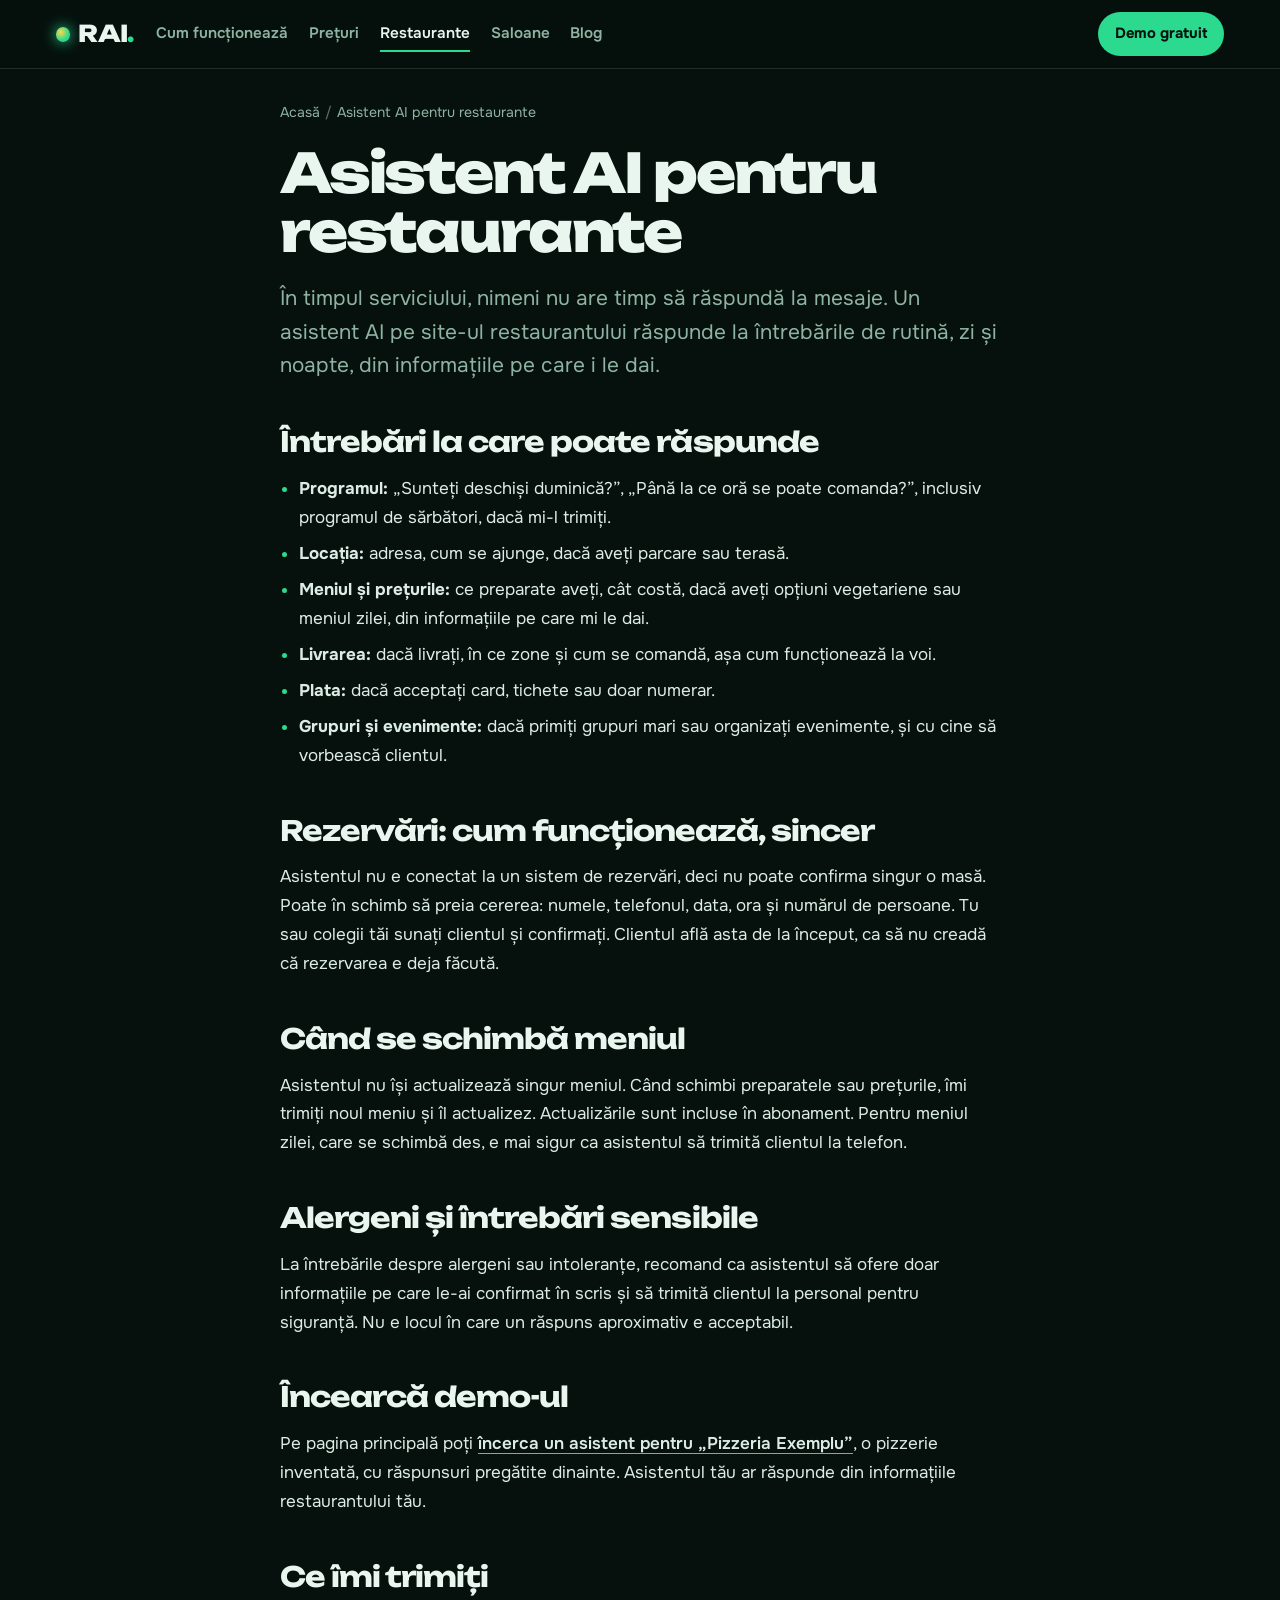
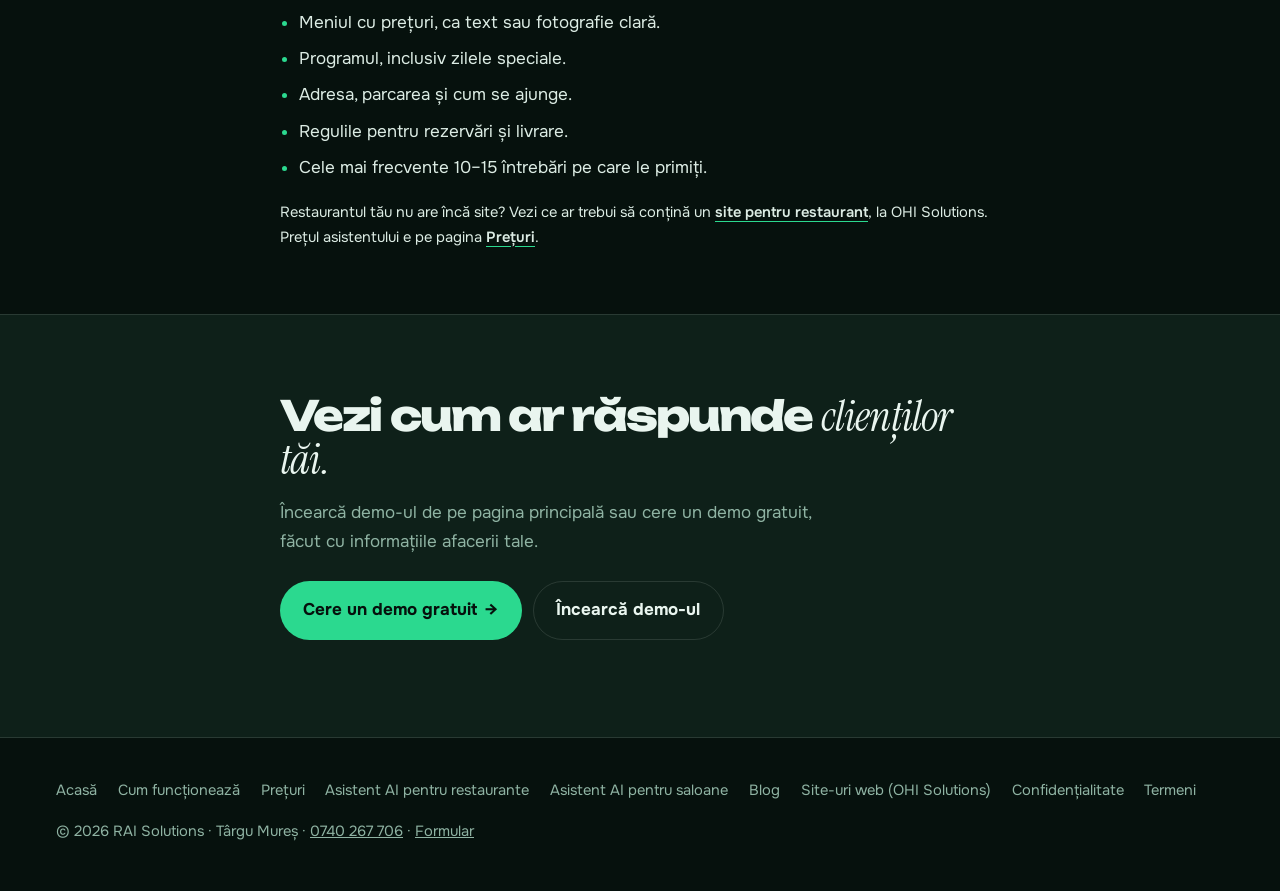
<file: asistent-ai-restaurante.html>
<!DOCTYPE html>
<html lang="ro">
<head>
<meta charset="utf-8">
<meta name="viewport" content="width=device-width, initial-scale=1, viewport-fit=cover">
<title>Asistent AI pentru Restaurante și Pizzerii | RAI Solutions</title>
<meta name="description" content="Un asistent AI pe site-ul restaurantului răspunde despre program, meniu, prețuri, livrare și locație, și preia datele celor care vor să rezerve. Vezi ce poate și ce nu.">
<link rel="canonical" href="https://rais-pi.vercel.app/asistent-ai-restaurante">
<meta name="robots" content="index, follow">
<meta property="og:type" content="website">
<meta property="og:locale" content="ro_RO">
<meta property="og:site_name" content="RAI Solutions">
<meta property="og:title" content="Asistent AI pentru Restaurante și Pizzerii | RAI Solutions">
<meta property="og:description" content="Un asistent AI pe site-ul restaurantului răspunde despre program, meniu, prețuri, livrare și locație, și preia datele celor care vor să rezerve. Vezi ce poate și ce nu.">
<meta property="og:url" content="https://rais-pi.vercel.app/asistent-ai-restaurante">
<meta property="og:image" content="https://rais-pi.vercel.app/og-image.png">
<meta property="og:image:width" content="1200">
<meta property="og:image:height" content="630">
<meta name="twitter:card" content="summary_large_image">
<meta name="theme-color" content="#06110D">
<link rel="icon" href="/favicon.ico" sizes="any">
<link rel="icon" href="/icon-512.png" type="image/png">
<link rel="apple-touch-icon" href="/apple-touch-icon.png">
<link rel="preconnect" href="https://fonts.googleapis.com">
<link rel="preconnect" href="https://fonts.gstatic.com" crossorigin>
<link rel="preload" href="https://fonts.googleapis.com/css2?family=Unbounded:wght@700;800&family=Onest:wght@400;600;700&family=Instrument+Serif:ital@1&display=swap" as="style" onload="this.onload=null;this.rel='stylesheet'"><noscript><link rel="stylesheet" href="https://fonts.googleapis.com/css2?family=Unbounded:wght@700;800&family=Onest:wght@400;600;700&family=Instrument+Serif:ital@1&display=swap"></noscript>
<link rel="stylesheet" href="/pagini.css">
<script type="application/ld+json">[{"@context": "https://schema.org", "@type": "BreadcrumbList", "itemListElement": [{"@type": "ListItem", "position": 1, "name": "Acasă", "item": "https://rais-pi.vercel.app/"}, {"@type": "ListItem", "position": 2, "name": "Asistent AI pentru restaurante", "item": "https://rais-pi.vercel.app/asistent-ai-restaurante"}]}]</script>
</head>
<body>
<a class="skip" href="#continut">Sari la conținut</a>
<header class="top">
  <div class="wrap bar">
    <a class="brand" href="/" aria-label="RAI Solutions, pagina principală"><i aria-hidden="true"></i>RAI<span>.</span></a>
    <nav class="nav" aria-label="Principal"><a href="/cum-functioneaza">Cum funcționează</a><a href="/preturi">Prețuri</a><a href="/asistent-ai-restaurante" aria-current="page">Restaurante</a><a href="/asistent-ai-saloane">Saloane</a><a href="/blog">Blog</a></nav>
    <a class="btn btn-main btn-sm" href="/?pachet=demo#cerere">Demo gratuit</a>
  </div>
</header>
<main id="continut">
  <div class="wrap narrow">
    <nav class="crumbs" aria-label="Breadcrumb"><ol><li><a href="/">Acasă</a></li><li aria-current="page">Asistent AI pentru restaurante</li></ol></nav>
    <h1>Asistent AI pentru restaurante</h1>
    <p class="lead">În timpul serviciului, nimeni nu are timp să răspundă la mesaje. Un asistent AI pe site-ul restaurantului răspunde la întrebările de rutină, zi și noapte, din informațiile pe care i le dai.</p>
    <div class="prose">
<h2>Întrebări la care poate răspunde</h2>
<ul>
<li><b>Programul:</b> „Sunteți deschiși duminică?”, „Până la ce oră se poate comanda?”, inclusiv programul de sărbători, dacă mi-l trimiți.</li>
<li><b>Locația:</b> adresa, cum se ajunge, dacă aveți parcare sau terasă.</li>
<li><b>Meniul și prețurile:</b> ce preparate aveți, cât costă, dacă aveți opțiuni vegetariene sau meniul zilei, din informațiile pe care mi le dai.</li>
<li><b>Livrarea:</b> dacă livrați, în ce zone și cum se comandă, așa cum funcționează la voi.</li>
<li><b>Plata:</b> dacă acceptați card, tichete sau doar numerar.</li>
<li><b>Grupuri și evenimente:</b> dacă primiți grupuri mari sau organizați evenimente, și cu cine să vorbească clientul.</li>
</ul>

<h2>Rezervări: cum funcționează, sincer</h2>
<p>Asistentul nu e conectat la un sistem de rezervări, deci nu poate confirma singur o masă. Poate în schimb să preia cererea: numele, telefonul, data, ora și numărul de persoane. Tu sau colegii tăi sunați clientul și confirmați. Clientul află asta de la început, ca să nu creadă că rezervarea e deja făcută.</p>

<h2>Când se schimbă meniul</h2>
<p>Asistentul nu își actualizează singur meniul. Când schimbi preparatele sau prețurile, îmi trimiți noul meniu și îl actualizez. Actualizările sunt incluse în abonament. Pentru meniul zilei, care se schimbă des, e mai sigur ca asistentul să trimită clientul la telefon.</p>

<h2>Alergeni și întrebări sensibile</h2>
<p>La întrebările despre alergeni sau intoleranțe, recomand ca asistentul să ofere doar informațiile pe care le-ai confirmat în scris și să trimită clientul la personal pentru siguranță. Nu e locul în care un răspuns aproximativ e acceptabil.</p>

<h2>Încearcă demo-ul</h2>
<p>Pe pagina principală poți <a href="/#incearca">încerca un asistent pentru „Pizzeria Exemplu”</a>, o pizzerie inventată, cu răspunsuri pregătite dinainte. Asistentul tău ar răspunde din informațiile restaurantului tău.</p>

<h2>Ce îmi trimiți</h2>
<ul>
<li>Meniul cu prețuri, ca text sau fotografie clară.</li>
<li>Programul, inclusiv zilele speciale.</li>
<li>Adresa, parcarea și cum se ajunge.</li>
<li>Regulile pentru rezervări și livrare.</li>
<li>Cele mai frecvente 10–15 întrebări pe care le primiți.</li>
</ul>

<p class="small">Restaurantul tău nu are încă site? Vezi ce ar trebui să conțină un <a href="https://ohis-gamma.vercel.app/site-uri-restaurante" rel="noopener">site pentru restaurant</a>, la OHI Solutions. Prețul asistentului e pe pagina <a href="/preturi">Prețuri</a>.</p>
    </div>
  </div>
  <section class="band" aria-labelledby="h-cta">
    <div class="wrap narrow">
      <h2 id="h-cta">Vezi cum ar răspunde <em>clienților tăi.</em></h2>
      <p>Încearcă demo-ul de pe pagina principală sau cere un demo gratuit, făcut cu informațiile afacerii tale.</p>
      <p class="ctas"><a class="btn btn-main" href="/?pachet=demo#cerere">Cere un demo gratuit <span aria-hidden="true">→</span></a><a class="btn btn-ghost" href="/#incearca">Încearcă demo-ul</a></p>
    </div>
  </section>
</main>
<footer class="foot">
  <div class="wrap">
    <nav class="foot-links" aria-label="Pagini"><a href="/">Acasă</a><a href="/cum-functioneaza">Cum funcționează</a><a href="/preturi">Prețuri</a><a href="/asistent-ai-restaurante">Asistent AI pentru restaurante</a><a href="/asistent-ai-saloane">Asistent AI pentru saloane</a><a href="/blog">Blog</a><a href="https://ohis-gamma.vercel.app/" rel="noopener">Site-uri web (OHI Solutions)</a><a href="/confidentialitate">Confidențialitate</a><a href="/termeni">Termeni</a></nav>
    <p>© <span id="yr">2026</span> RAI Solutions · Târgu Mureș · <a href="tel:+40740267706">0740 267 706</a> · <a href="/#cerere">Formular</a></p>
  </div>
</footer>
<script>document.getElementById("yr").textContent=new Date().getFullYear()</script>
</body>
</html>
</file>
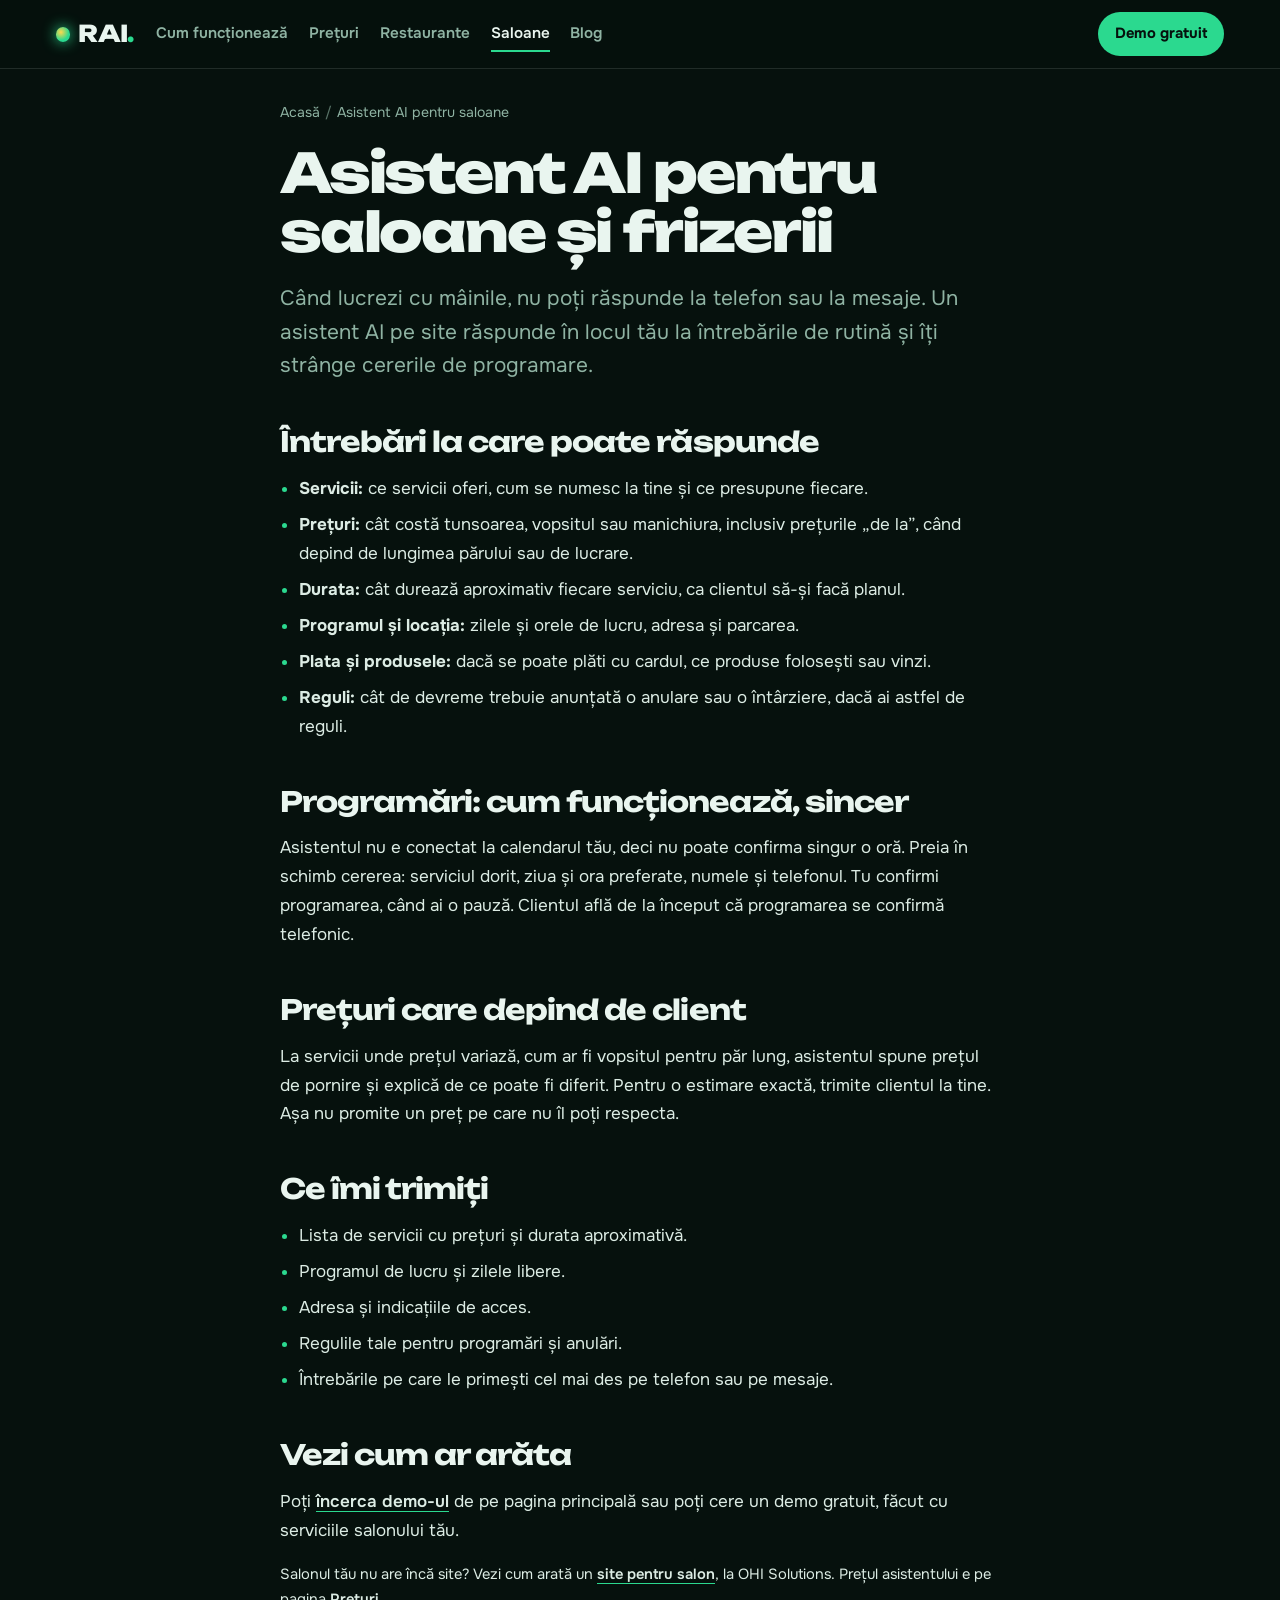
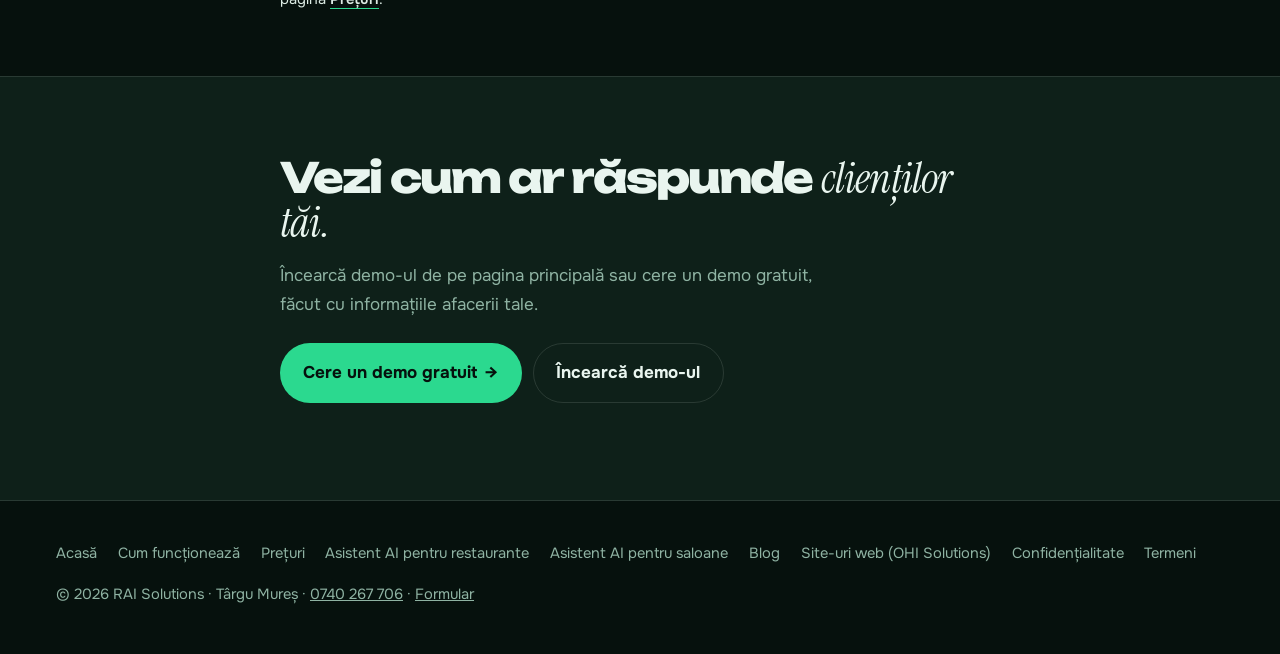
<file: asistent-ai-saloane.html>
<!DOCTYPE html>
<html lang="ro">
<head>
<meta charset="utf-8">
<meta name="viewport" content="width=device-width, initial-scale=1, viewport-fit=cover">
<title>Asistent AI pentru Saloane de Înfrumusețare și Frizerii | RAI Solutions</title>
<meta name="description" content="Asistentul AI RAI răspunde clienților salonului despre servicii, prețuri, durată și program, și preia cererile de programare, pe care le confirmi tu.">
<link rel="canonical" href="https://rais-pi.vercel.app/asistent-ai-saloane">
<meta name="robots" content="index, follow">
<meta property="og:type" content="website">
<meta property="og:locale" content="ro_RO">
<meta property="og:site_name" content="RAI Solutions">
<meta property="og:title" content="Asistent AI pentru Saloane de Înfrumusețare și Frizerii | RAI Solutions">
<meta property="og:description" content="Asistentul AI RAI răspunde clienților salonului despre servicii, prețuri, durată și program, și preia cererile de programare, pe care le confirmi tu.">
<meta property="og:url" content="https://rais-pi.vercel.app/asistent-ai-saloane">
<meta property="og:image" content="https://rais-pi.vercel.app/og-image.png">
<meta property="og:image:width" content="1200">
<meta property="og:image:height" content="630">
<meta name="twitter:card" content="summary_large_image">
<meta name="theme-color" content="#06110D">
<link rel="icon" href="/favicon.ico" sizes="any">
<link rel="icon" href="/icon-512.png" type="image/png">
<link rel="apple-touch-icon" href="/apple-touch-icon.png">
<link rel="preconnect" href="https://fonts.googleapis.com">
<link rel="preconnect" href="https://fonts.gstatic.com" crossorigin>
<link rel="preload" href="https://fonts.googleapis.com/css2?family=Unbounded:wght@700;800&family=Onest:wght@400;600;700&family=Instrument+Serif:ital@1&display=swap" as="style" onload="this.onload=null;this.rel='stylesheet'"><noscript><link rel="stylesheet" href="https://fonts.googleapis.com/css2?family=Unbounded:wght@700;800&family=Onest:wght@400;600;700&family=Instrument+Serif:ital@1&display=swap"></noscript>
<link rel="stylesheet" href="/pagini.css">
<script type="application/ld+json">[{"@context": "https://schema.org", "@type": "BreadcrumbList", "itemListElement": [{"@type": "ListItem", "position": 1, "name": "Acasă", "item": "https://rais-pi.vercel.app/"}, {"@type": "ListItem", "position": 2, "name": "Asistent AI pentru saloane", "item": "https://rais-pi.vercel.app/asistent-ai-saloane"}]}]</script>
</head>
<body>
<a class="skip" href="#continut">Sari la conținut</a>
<header class="top">
  <div class="wrap bar">
    <a class="brand" href="/" aria-label="RAI Solutions, pagina principală"><i aria-hidden="true"></i>RAI<span>.</span></a>
    <nav class="nav" aria-label="Principal"><a href="/cum-functioneaza">Cum funcționează</a><a href="/preturi">Prețuri</a><a href="/asistent-ai-restaurante">Restaurante</a><a href="/asistent-ai-saloane" aria-current="page">Saloane</a><a href="/blog">Blog</a></nav>
    <a class="btn btn-main btn-sm" href="/?pachet=demo#cerere">Demo gratuit</a>
  </div>
</header>
<main id="continut">
  <div class="wrap narrow">
    <nav class="crumbs" aria-label="Breadcrumb"><ol><li><a href="/">Acasă</a></li><li aria-current="page">Asistent AI pentru saloane</li></ol></nav>
    <h1>Asistent AI pentru saloane și frizerii</h1>
    <p class="lead">Când lucrezi cu mâinile, nu poți răspunde la telefon sau la mesaje. Un asistent AI pe site răspunde în locul tău la întrebările de rutină și îți strânge cererile de programare.</p>
    <div class="prose">
<h2>Întrebări la care poate răspunde</h2>
<ul>
<li><b>Servicii:</b> ce servicii oferi, cum se numesc la tine și ce presupune fiecare.</li>
<li><b>Prețuri:</b> cât costă tunsoarea, vopsitul sau manichiura, inclusiv prețurile „de la”, când depind de lungimea părului sau de lucrare.</li>
<li><b>Durata:</b> cât durează aproximativ fiecare serviciu, ca clientul să-și facă planul.</li>
<li><b>Programul și locația:</b> zilele și orele de lucru, adresa și parcarea.</li>
<li><b>Plata și produsele:</b> dacă se poate plăti cu cardul, ce produse folosești sau vinzi.</li>
<li><b>Reguli:</b> cât de devreme trebuie anunțată o anulare sau o întârziere, dacă ai astfel de reguli.</li>
</ul>

<h2>Programări: cum funcționează, sincer</h2>
<p>Asistentul nu e conectat la calendarul tău, deci nu poate confirma singur o oră. Preia în schimb cererea: serviciul dorit, ziua și ora preferate, numele și telefonul. Tu confirmi programarea, când ai o pauză. Clientul află de la început că programarea se confirmă telefonic.</p>

<h2>Prețuri care depind de client</h2>
<p>La servicii unde prețul variază, cum ar fi vopsitul pentru păr lung, asistentul spune prețul de pornire și explică de ce poate fi diferit. Pentru o estimare exactă, trimite clientul la tine. Așa nu promite un preț pe care nu îl poți respecta.</p>

<h2>Ce îmi trimiți</h2>
<ul>
<li>Lista de servicii cu prețuri și durata aproximativă.</li>
<li>Programul de lucru și zilele libere.</li>
<li>Adresa și indicațiile de acces.</li>
<li>Regulile tale pentru programări și anulări.</li>
<li>Întrebările pe care le primești cel mai des pe telefon sau pe mesaje.</li>
</ul>

<h2>Vezi cum ar arăta</h2>
<p>Poți <a href="/#incearca">încerca demo-ul</a> de pe pagina principală sau poți cere un demo gratuit, făcut cu serviciile salonului tău.</p>

<p class="small">Salonul tău nu are încă site? Vezi cum arată un <a href="https://ohis-gamma.vercel.app/site-uri-saloane" rel="noopener">site pentru salon</a>, la OHI Solutions. Prețul asistentului e pe pagina <a href="/preturi">Prețuri</a>.</p>
    </div>
  </div>
  <section class="band" aria-labelledby="h-cta">
    <div class="wrap narrow">
      <h2 id="h-cta">Vezi cum ar răspunde <em>clienților tăi.</em></h2>
      <p>Încearcă demo-ul de pe pagina principală sau cere un demo gratuit, făcut cu informațiile afacerii tale.</p>
      <p class="ctas"><a class="btn btn-main" href="/?pachet=demo#cerere">Cere un demo gratuit <span aria-hidden="true">→</span></a><a class="btn btn-ghost" href="/#incearca">Încearcă demo-ul</a></p>
    </div>
  </section>
</main>
<footer class="foot">
  <div class="wrap">
    <nav class="foot-links" aria-label="Pagini"><a href="/">Acasă</a><a href="/cum-functioneaza">Cum funcționează</a><a href="/preturi">Prețuri</a><a href="/asistent-ai-restaurante">Asistent AI pentru restaurante</a><a href="/asistent-ai-saloane">Asistent AI pentru saloane</a><a href="/blog">Blog</a><a href="https://ohis-gamma.vercel.app/" rel="noopener">Site-uri web (OHI Solutions)</a><a href="/confidentialitate">Confidențialitate</a><a href="/termeni">Termeni</a></nav>
    <p>© <span id="yr">2026</span> RAI Solutions · Târgu Mureș · <a href="tel:+40740267706">0740 267 706</a> · <a href="/#cerere">Formular</a></p>
  </div>
</footer>
<script>document.getElementById("yr").textContent=new Date().getFullYear()</script>
</body>
</html>
</file>
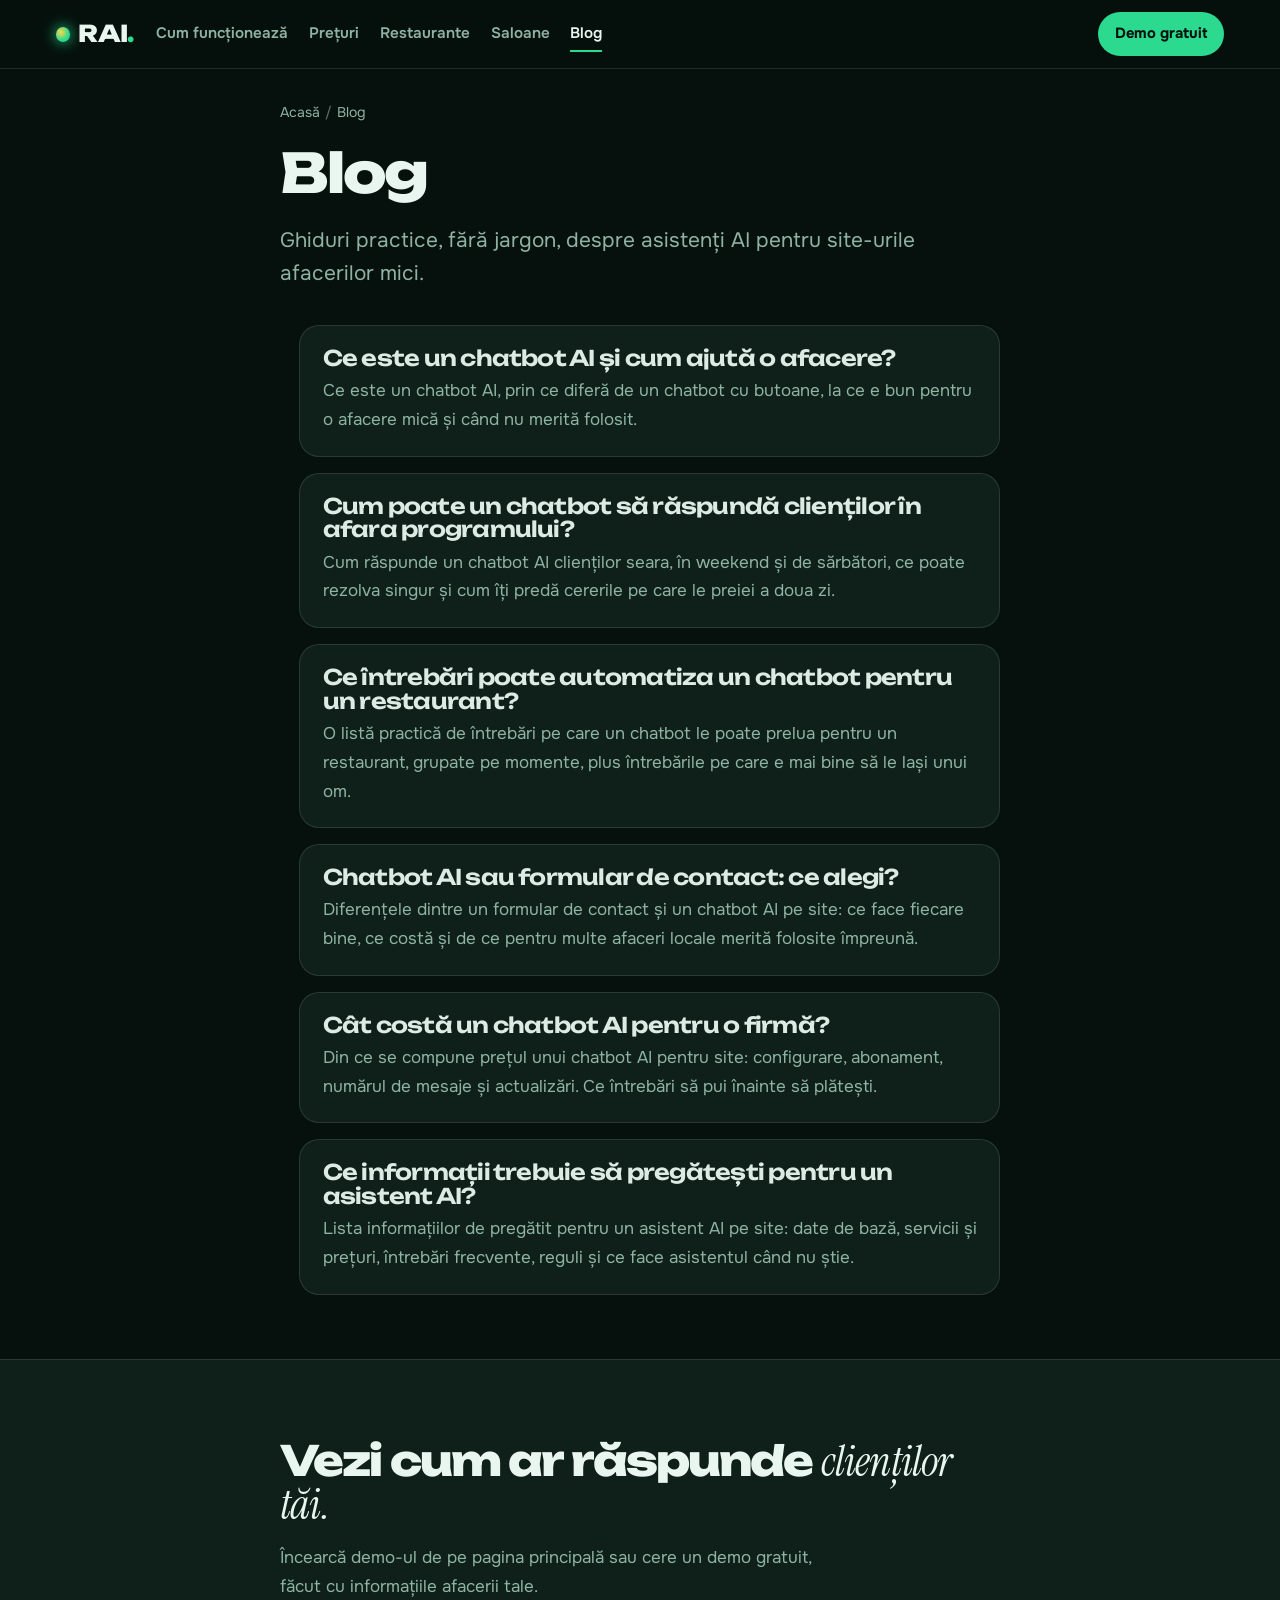
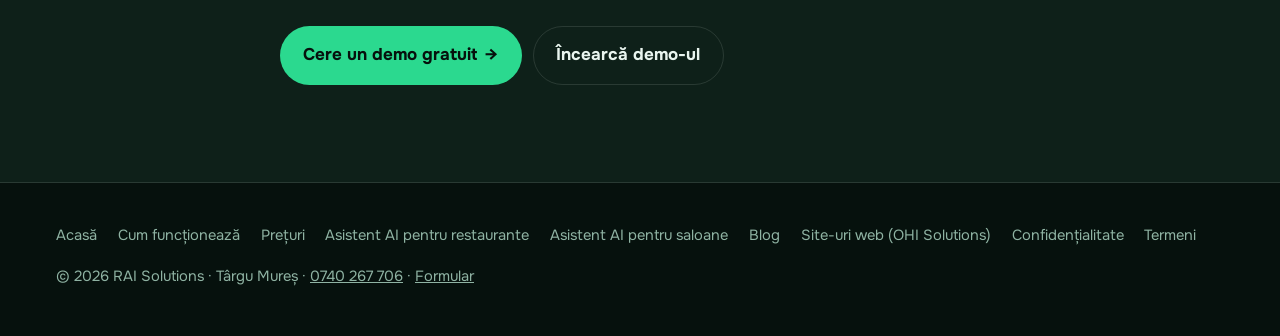
<file: blog.html>
<!DOCTYPE html>
<html lang="ro">
<head>
<meta charset="utf-8">
<meta name="viewport" content="width=device-width, initial-scale=1, viewport-fit=cover">
<title>Blog despre Asistenți AI și Chatboți pentru Afaceri | RAI Solutions</title>
<meta name="description" content="Articole practice despre asistenți AI și chatboți pentru site-urile afacerilor locale: cum funcționează, cât costă și ce informații trebuie pregătite.">
<link rel="canonical" href="https://rais-pi.vercel.app/blog">
<meta name="robots" content="index, follow">
<meta property="og:type" content="website">
<meta property="og:locale" content="ro_RO">
<meta property="og:site_name" content="RAI Solutions">
<meta property="og:title" content="Blog despre Asistenți AI și Chatboți pentru Afaceri | RAI Solutions">
<meta property="og:description" content="Articole practice despre asistenți AI și chatboți pentru site-urile afacerilor locale: cum funcționează, cât costă și ce informații trebuie pregătite.">
<meta property="og:url" content="https://rais-pi.vercel.app/blog">
<meta property="og:image" content="https://rais-pi.vercel.app/og-image.png">
<meta property="og:image:width" content="1200">
<meta property="og:image:height" content="630">
<meta name="twitter:card" content="summary_large_image">
<meta name="theme-color" content="#06110D">
<link rel="icon" href="/favicon.ico" sizes="any">
<link rel="icon" href="/icon-512.png" type="image/png">
<link rel="apple-touch-icon" href="/apple-touch-icon.png">
<link rel="preconnect" href="https://fonts.googleapis.com">
<link rel="preconnect" href="https://fonts.gstatic.com" crossorigin>
<link rel="preload" href="https://fonts.googleapis.com/css2?family=Unbounded:wght@700;800&family=Onest:wght@400;600;700&family=Instrument+Serif:ital@1&display=swap" as="style" onload="this.onload=null;this.rel='stylesheet'"><noscript><link rel="stylesheet" href="https://fonts.googleapis.com/css2?family=Unbounded:wght@700;800&family=Onest:wght@400;600;700&family=Instrument+Serif:ital@1&display=swap"></noscript>
<link rel="stylesheet" href="/pagini.css">
<script type="application/ld+json">[{"@context": "https://schema.org", "@type": "BreadcrumbList", "itemListElement": [{"@type": "ListItem", "position": 1, "name": "Acasă", "item": "https://rais-pi.vercel.app/"}, {"@type": "ListItem", "position": 2, "name": "Blog", "item": "https://rais-pi.vercel.app/blog"}]}]</script>
</head>
<body>
<a class="skip" href="#continut">Sari la conținut</a>
<header class="top">
  <div class="wrap bar">
    <a class="brand" href="/" aria-label="RAI Solutions, pagina principală"><i aria-hidden="true"></i>RAI<span>.</span></a>
    <nav class="nav" aria-label="Principal"><a href="/cum-functioneaza">Cum funcționează</a><a href="/preturi">Prețuri</a><a href="/asistent-ai-restaurante">Restaurante</a><a href="/asistent-ai-saloane">Saloane</a><a href="/blog" aria-current="page">Blog</a></nav>
    <a class="btn btn-main btn-sm" href="/?pachet=demo#cerere">Demo gratuit</a>
  </div>
</header>
<main id="continut">
  <div class="wrap narrow">
    <nav class="crumbs" aria-label="Breadcrumb"><ol><li><a href="/">Acasă</a></li><li aria-current="page">Blog</li></ol></nav>
    <h1>Blog</h1>
    <p class="lead">Ghiduri practice, fără jargon, despre asistenți AI pentru site-urile afacerilor mici.</p>
    <div class="prose">
<ul class="posts"><li><article><h2><a href="/blog/ce-este-un-chatbot-ai">Ce este un chatbot AI și cum ajută o afacere?</a></h2><p>Ce este un chatbot AI, prin ce diferă de un chatbot cu butoane, la ce e bun pentru o afacere mică și când nu merită folosit.</p></article></li><li><article><h2><a href="/blog/chatbot-raspunsuri-in-afara-programului">Cum poate un chatbot să răspundă clienților în afara programului?</a></h2><p>Cum răspunde un chatbot AI clienților seara, în weekend și de sărbători, ce poate rezolva singur și cum îți predă cererile pe care le preiei a doua zi.</p></article></li><li><article><h2><a href="/blog/intrebari-chatbot-restaurant">Ce întrebări poate automatiza un chatbot pentru un restaurant?</a></h2><p>O listă practică de întrebări pe care un chatbot le poate prelua pentru un restaurant, grupate pe momente, plus întrebările pe care e mai bine să le lași unui om.</p></article></li><li><article><h2><a href="/blog/chatbot-ai-sau-formular-de-contact">Chatbot AI sau formular de contact: ce alegi?</a></h2><p>Diferențele dintre un formular de contact și un chatbot AI pe site: ce face fiecare bine, ce costă și de ce pentru multe afaceri locale merită folosite împreună.</p></article></li><li><article><h2><a href="/blog/cat-costa-un-chatbot-ai">Cât costă un chatbot AI pentru o firmă?</a></h2><p>Din ce se compune prețul unui chatbot AI pentru site: configurare, abonament, numărul de mesaje și actualizări. Ce întrebări să pui înainte să plătești.</p></article></li><li><article><h2><a href="/blog/informatii-pentru-asistent-ai">Ce informații trebuie să pregătești pentru un asistent AI?</a></h2><p>Lista informațiilor de pregătit pentru un asistent AI pe site: date de bază, servicii și prețuri, întrebări frecvente, reguli și ce face asistentul când nu știe.</p></article></li></ul>
    </div>
  </div>
  <section class="band" aria-labelledby="h-cta">
    <div class="wrap narrow">
      <h2 id="h-cta">Vezi cum ar răspunde <em>clienților tăi.</em></h2>
      <p>Încearcă demo-ul de pe pagina principală sau cere un demo gratuit, făcut cu informațiile afacerii tale.</p>
      <p class="ctas"><a class="btn btn-main" href="/?pachet=demo#cerere">Cere un demo gratuit <span aria-hidden="true">→</span></a><a class="btn btn-ghost" href="/#incearca">Încearcă demo-ul</a></p>
    </div>
  </section>
</main>
<footer class="foot">
  <div class="wrap">
    <nav class="foot-links" aria-label="Pagini"><a href="/">Acasă</a><a href="/cum-functioneaza">Cum funcționează</a><a href="/preturi">Prețuri</a><a href="/asistent-ai-restaurante">Asistent AI pentru restaurante</a><a href="/asistent-ai-saloane">Asistent AI pentru saloane</a><a href="/blog">Blog</a><a href="https://ohis-gamma.vercel.app/" rel="noopener">Site-uri web (OHI Solutions)</a><a href="/confidentialitate">Confidențialitate</a><a href="/termeni">Termeni</a></nav>
    <p>© <span id="yr">2026</span> RAI Solutions · Târgu Mureș · <a href="tel:+40740267706">0740 267 706</a> · <a href="/#cerere">Formular</a></p>
  </div>
</footer>
<script>document.getElementById("yr").textContent=new Date().getFullYear()</script>
</body>
</html>
</file>
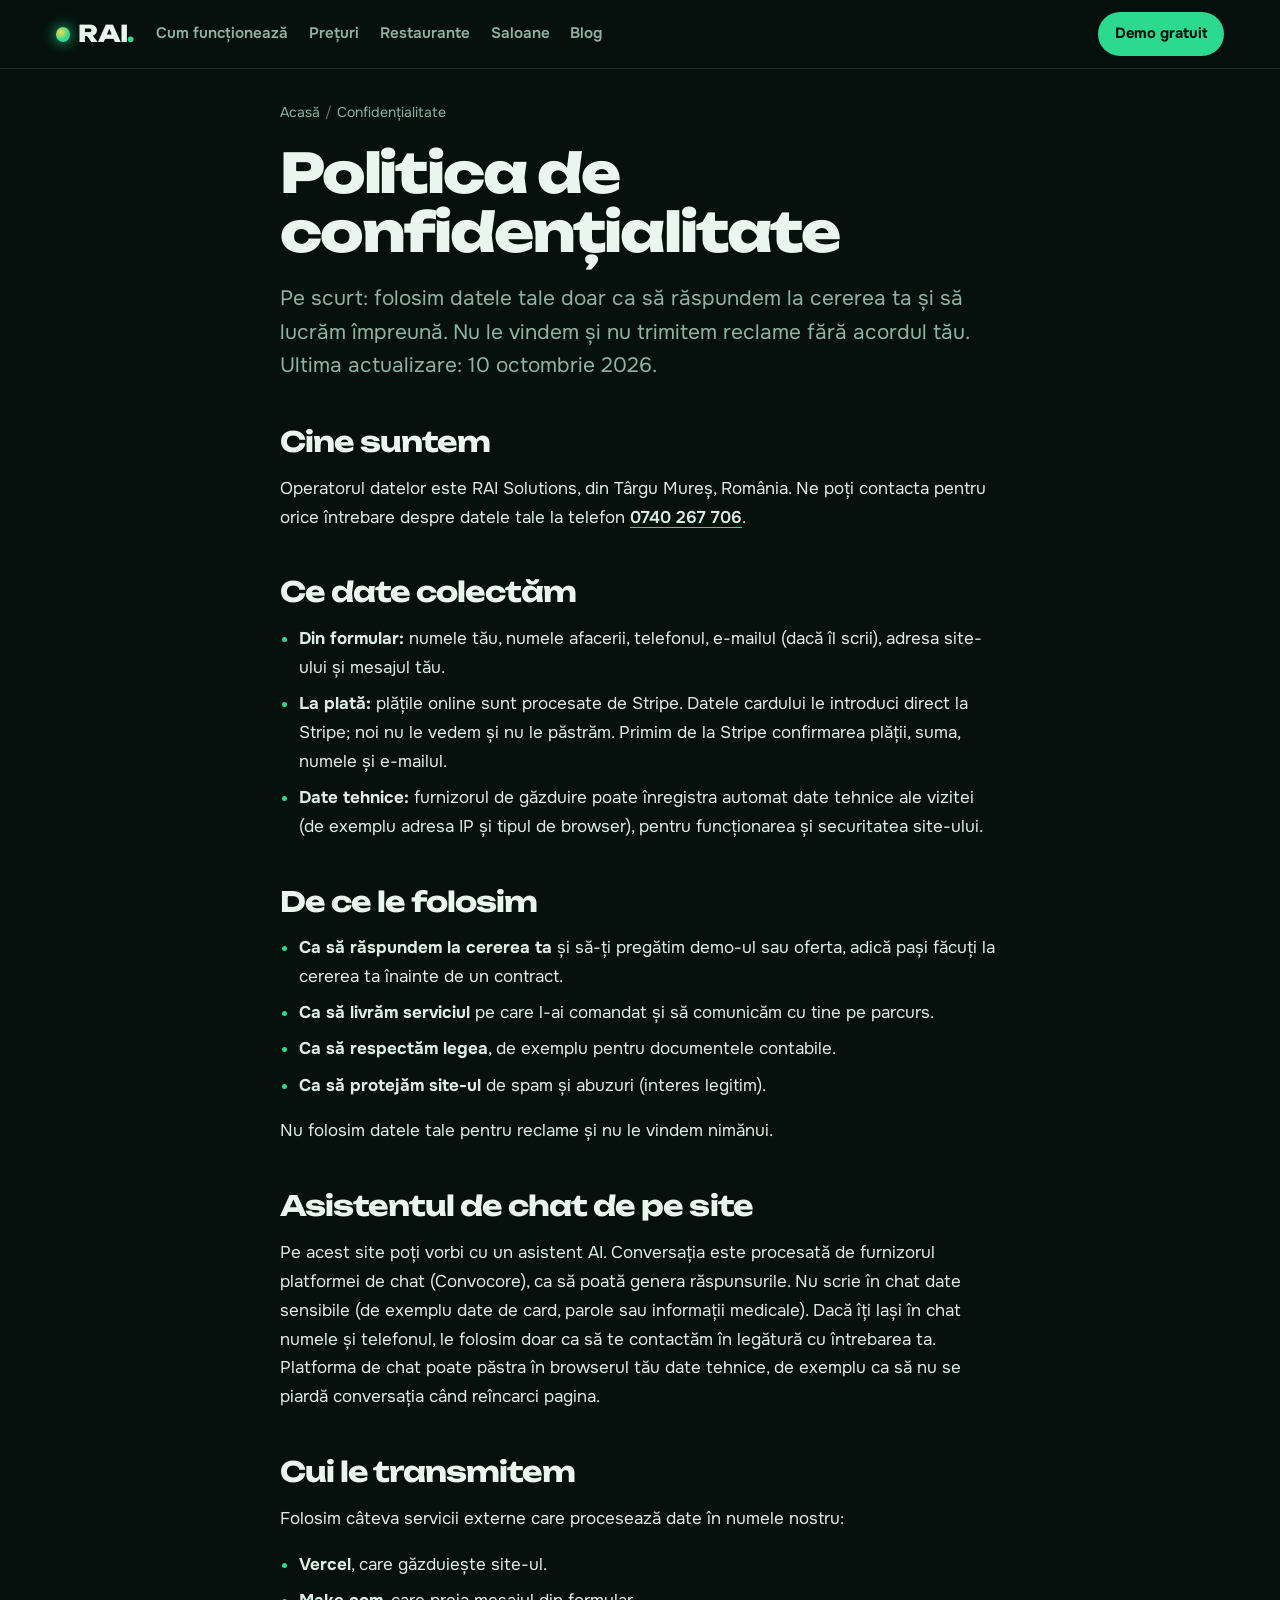
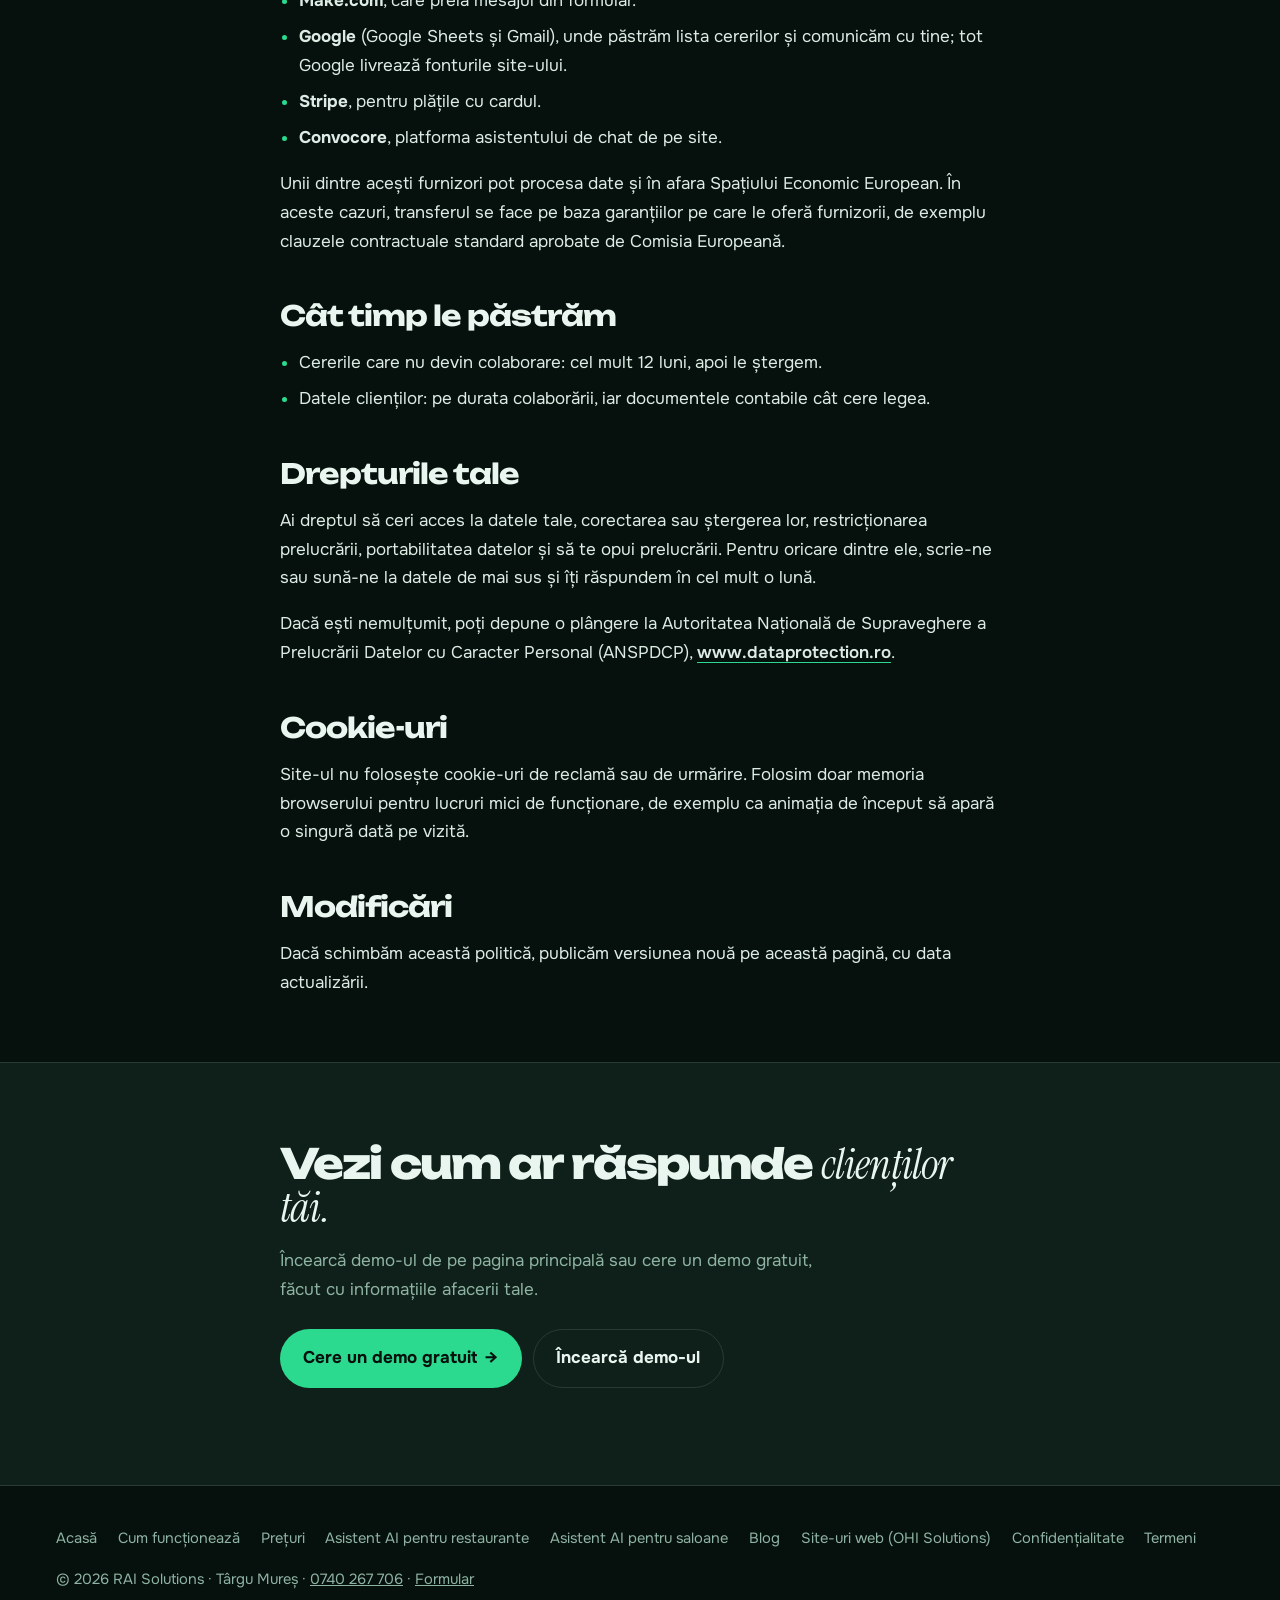
<file: confidentialitate.html>
<!DOCTYPE html>
<html lang="ro">
<head>
<meta charset="utf-8">
<meta name="viewport" content="width=device-width, initial-scale=1, viewport-fit=cover">
<title>Politica de confidențialitate | RAI Solutions</title>
<meta name="description" content="Ce date personale colectează RAI Solutions prin formularul de pe site, de ce, cât timp le păstrăm, cui le transmitem și ce drepturi ai.">
<link rel="canonical" href="https://rais-pi.vercel.app/confidentialitate">
<meta name="robots" content="index, follow">
<meta property="og:type" content="website">
<meta property="og:locale" content="ro_RO">
<meta property="og:site_name" content="RAI Solutions">
<meta property="og:title" content="Politica de confidențialitate | RAI Solutions">
<meta property="og:description" content="Ce date personale colectează RAI Solutions prin formularul de pe site, de ce, cât timp le păstrăm, cui le transmitem și ce drepturi ai.">
<meta property="og:url" content="https://rais-pi.vercel.app/confidentialitate">
<meta property="og:image" content="https://rais-pi.vercel.app/og-image.png">
<meta property="og:image:width" content="1200">
<meta property="og:image:height" content="630">
<meta name="twitter:card" content="summary_large_image">
<meta name="theme-color" content="#06110D">
<link rel="icon" href="/favicon.ico" sizes="any">
<link rel="icon" href="/icon-512.png" type="image/png">
<link rel="apple-touch-icon" href="/apple-touch-icon.png">
<link rel="preconnect" href="https://fonts.googleapis.com">
<link rel="preconnect" href="https://fonts.gstatic.com" crossorigin>
<link rel="preload" href="https://fonts.googleapis.com/css2?family=Unbounded:wght@700;800&family=Onest:wght@400;600;700&family=Instrument+Serif:ital@1&display=swap" as="style" onload="this.onload=null;this.rel='stylesheet'"><noscript><link rel="stylesheet" href="https://fonts.googleapis.com/css2?family=Unbounded:wght@700;800&family=Onest:wght@400;600;700&family=Instrument+Serif:ital@1&display=swap"></noscript>
<link rel="stylesheet" href="/pagini.css">
<script type="application/ld+json">[{"@context": "https://schema.org", "@type": "BreadcrumbList", "itemListElement": [{"@type": "ListItem", "position": 1, "name": "Acasă", "item": "https://rais-pi.vercel.app/"}, {"@type": "ListItem", "position": 2, "name": "Confidențialitate", "item": "https://rais-pi.vercel.app/confidentialitate"}]}]</script>
</head>
<body>
<a class="skip" href="#continut">Sari la conținut</a>
<header class="top">
  <div class="wrap bar">
    <a class="brand" href="/" aria-label="RAI Solutions, pagina principală"><i aria-hidden="true"></i>RAI<span>.</span></a>
    <nav class="nav" aria-label="Principal"><a href="/cum-functioneaza">Cum funcționează</a><a href="/preturi">Prețuri</a><a href="/asistent-ai-restaurante">Restaurante</a><a href="/asistent-ai-saloane">Saloane</a><a href="/blog">Blog</a></nav>
    <a class="btn btn-main btn-sm" href="/?pachet=demo#cerere">Demo gratuit</a>
  </div>
</header>
<main id="continut">
  <div class="wrap narrow">
    <nav class="crumbs" aria-label="Breadcrumb"><ol><li><a href="/">Acasă</a></li><li aria-current="page">Confidențialitate</li></ol></nav>
    <h1>Politica de confidențialitate</h1>
    <p class="lead">Pe scurt: folosim datele tale doar ca să răspundem la cererea ta și să lucrăm împreună. Nu le vindem și nu trimitem reclame fără acordul tău. Ultima actualizare: 10 octombrie 2026.</p>
    <div class="prose">
<h2>Cine suntem</h2>
<p>Operatorul datelor este RAI Solutions, din Târgu Mureș, România. Ne poți contacta pentru orice întrebare despre datele tale la telefon <a href="tel:+40740267706">0740 267 706</a>.</p>

<h2>Ce date colectăm</h2>
<ul>
<li><b>Din formular:</b> numele tău, numele afacerii, telefonul, e-mailul (dacă îl scrii), adresa site-ului și mesajul tău.</li>
<li><b>La plată:</b> plățile online sunt procesate de Stripe. Datele cardului le introduci direct la Stripe; noi nu le vedem și nu le păstrăm. Primim de la Stripe confirmarea plății, suma, numele și e-mailul.</li>
<li><b>Date tehnice:</b> furnizorul de găzduire poate înregistra automat date tehnice ale vizitei (de exemplu adresa IP și tipul de browser), pentru funcționarea și securitatea site-ului.</li>
</ul>

<h2>De ce le folosim</h2>
<ul>
<li><b>Ca să răspundem la cererea ta</b> și să-ți pregătim demo-ul sau oferta, adică pași făcuți la cererea ta înainte de un contract.</li>
<li><b>Ca să livrăm serviciul</b> pe care l-ai comandat și să comunicăm cu tine pe parcurs.</li>
<li><b>Ca să respectăm legea</b>, de exemplu pentru documentele contabile.</li>
<li><b>Ca să protejăm site-ul</b> de spam și abuzuri (interes legitim).</li>
</ul>
<p>Nu folosim datele tale pentru reclame și nu le vindem nimănui.</p>

<h2>Asistentul de chat de pe site</h2>
<p>Pe acest site poți vorbi cu un asistent AI. Conversația este procesată de furnizorul platformei de chat (Convocore), ca să poată genera răspunsurile. Nu scrie în chat date sensibile (de exemplu date de card, parole sau informații medicale). Dacă îți lași în chat numele și telefonul, le folosim doar ca să te contactăm în legătură cu întrebarea ta. Platforma de chat poate păstra în browserul tău date tehnice, de exemplu ca să nu se piardă conversația când reîncarci pagina.</p>
<h2>Cui le transmitem</h2>
<p>Folosim câteva servicii externe care procesează date în numele nostru:</p>
<ul>
<li><b>Vercel</b>, care găzduiește site-ul.</li>
<li><b>Make.com</b>, care preia mesajul din formular.</li>
<li><b>Google</b> (Google Sheets și Gmail), unde păstrăm lista cererilor și comunicăm cu tine; tot Google livrează fonturile site-ului.</li>
<li><b>Stripe</b>, pentru plățile cu cardul.</li>
<li><b>Convocore</b>, platforma asistentului de chat de pe site.</li>
</ul>
<p>Unii dintre acești furnizori pot procesa date și în afara Spațiului Economic European. În aceste cazuri, transferul se face pe baza garanțiilor pe care le oferă furnizorii, de exemplu clauzele contractuale standard aprobate de Comisia Europeană.</p>

<h2>Cât timp le păstrăm</h2>
<ul>
<li>Cererile care nu devin colaborare: cel mult 12 luni, apoi le ștergem.</li>
<li>Datele clienților: pe durata colaborării, iar documentele contabile cât cere legea.</li>
</ul>

<h2>Drepturile tale</h2>
<p>Ai dreptul să ceri acces la datele tale, corectarea sau ștergerea lor, restricționarea prelucrării, portabilitatea datelor și să te opui prelucrării. Pentru oricare dintre ele, scrie-ne sau sună-ne la datele de mai sus și îți răspundem în cel mult o lună.</p>
<p>Dacă ești nemulțumit, poți depune o plângere la Autoritatea Națională de Supraveghere a Prelucrării Datelor cu Caracter Personal (ANSPDCP), <a href="https://www.dataprotection.ro" rel="noopener">www.dataprotection.ro</a>.</p>

<h2>Cookie-uri</h2>
<p>Site-ul nu folosește cookie-uri de reclamă sau de urmărire. Folosim doar memoria browserului pentru lucruri mici de funcționare, de exemplu ca animația de început să apară o singură dată pe vizită.</p>

<h2>Modificări</h2>
<p>Dacă schimbăm această politică, publicăm versiunea nouă pe această pagină, cu data actualizării.</p>
    </div>
  </div>
  <section class="band" aria-labelledby="h-cta">
    <div class="wrap narrow">
      <h2 id="h-cta">Vezi cum ar răspunde <em>clienților tăi.</em></h2>
      <p>Încearcă demo-ul de pe pagina principală sau cere un demo gratuit, făcut cu informațiile afacerii tale.</p>
      <p class="ctas"><a class="btn btn-main" href="/?pachet=demo#cerere">Cere un demo gratuit <span aria-hidden="true">→</span></a><a class="btn btn-ghost" href="/#incearca">Încearcă demo-ul</a></p>
    </div>
  </section>
</main>
<footer class="foot">
  <div class="wrap">
    <nav class="foot-links" aria-label="Pagini"><a href="/">Acasă</a><a href="/cum-functioneaza">Cum funcționează</a><a href="/preturi">Prețuri</a><a href="/asistent-ai-restaurante">Asistent AI pentru restaurante</a><a href="/asistent-ai-saloane">Asistent AI pentru saloane</a><a href="/blog">Blog</a><a href="https://ohis-gamma.vercel.app/" rel="noopener">Site-uri web (OHI Solutions)</a><a href="/confidentialitate">Confidențialitate</a><a href="/termeni">Termeni</a></nav>
    <p>© <span id="yr">2026</span> RAI Solutions · Târgu Mureș · <a href="tel:+40740267706">0740 267 706</a> · <a href="/#cerere">Formular</a></p>
  </div>
</footer>
<script>document.getElementById("yr").textContent=new Date().getFullYear()</script>
</body>
</html>
</file>
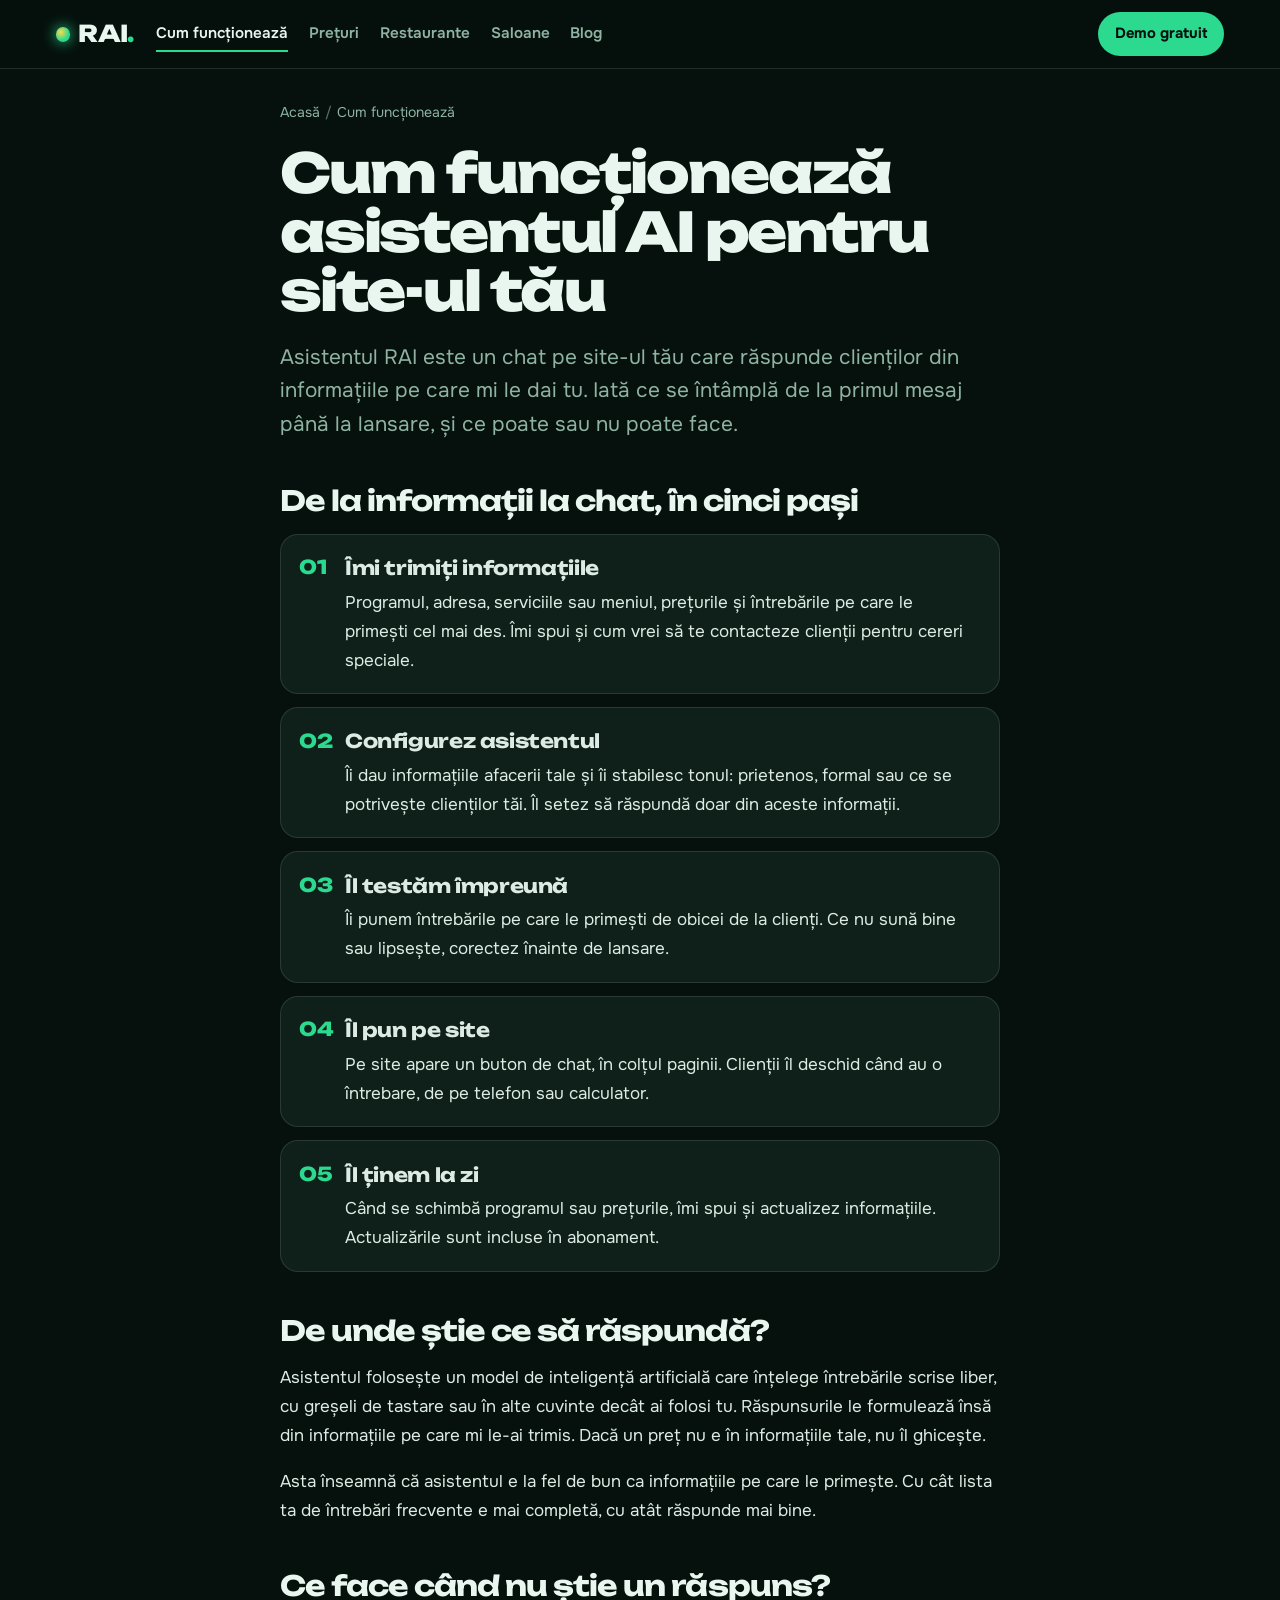
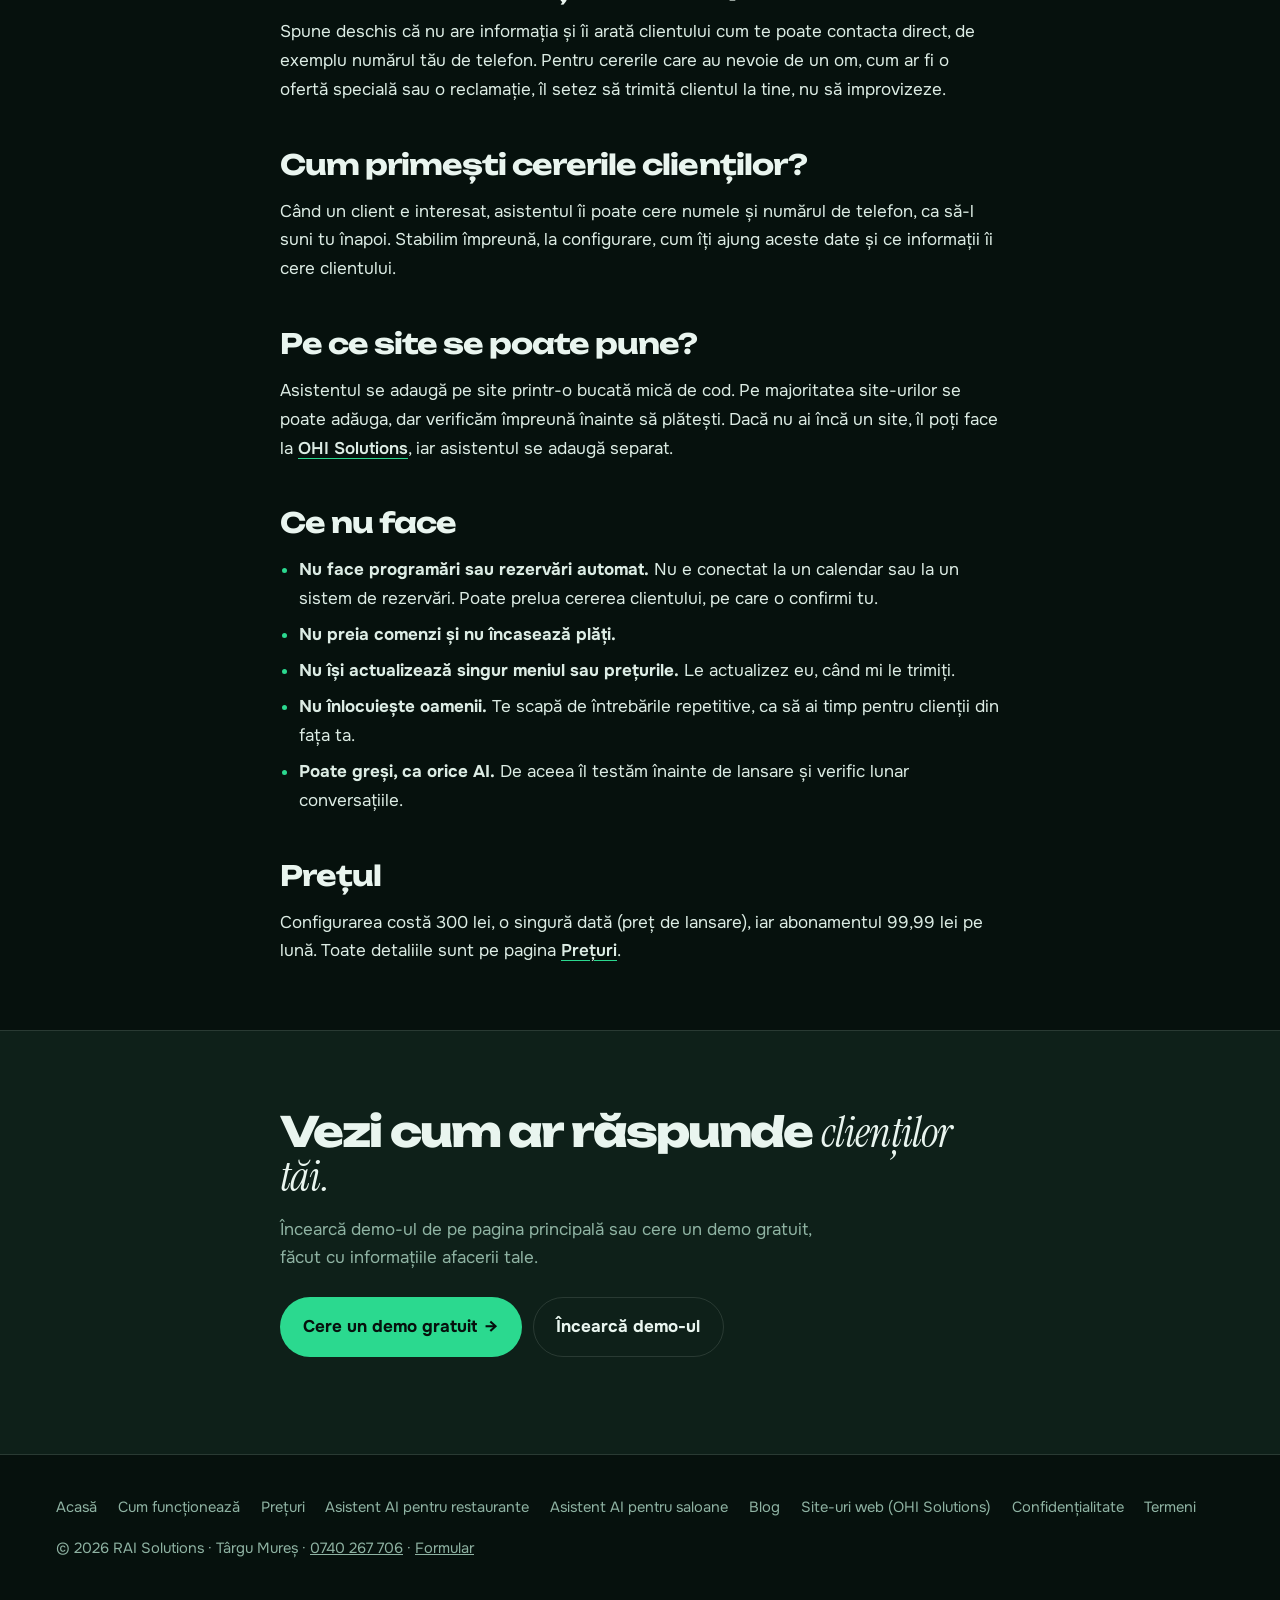
<file: cum-functioneaza.html>
<!DOCTYPE html>
<html lang="ro">
<head>
<meta charset="utf-8">
<meta name="viewport" content="width=device-width, initial-scale=1, viewport-fit=cover">
<title>Cum Funcționează un Asistent AI pentru Site | RAI Solutions</title>
<meta name="description" content="Cum configurăm asistentul AI RAI: ce informații îmi trimiți, cum ajunge pe site, ce face când nu știe un răspuns, cum primești cererile clienților și ce limite are.">
<link rel="canonical" href="https://rais-pi.vercel.app/cum-functioneaza">
<meta name="robots" content="index, follow">
<meta property="og:type" content="website">
<meta property="og:locale" content="ro_RO">
<meta property="og:site_name" content="RAI Solutions">
<meta property="og:title" content="Cum Funcționează un Asistent AI pentru Site | RAI Solutions">
<meta property="og:description" content="Cum configurăm asistentul AI RAI: ce informații îmi trimiți, cum ajunge pe site, ce face când nu știe un răspuns, cum primești cererile clienților și ce limite are.">
<meta property="og:url" content="https://rais-pi.vercel.app/cum-functioneaza">
<meta property="og:image" content="https://rais-pi.vercel.app/og-image.png">
<meta property="og:image:width" content="1200">
<meta property="og:image:height" content="630">
<meta name="twitter:card" content="summary_large_image">
<meta name="theme-color" content="#06110D">
<link rel="icon" href="/favicon.ico" sizes="any">
<link rel="icon" href="/icon-512.png" type="image/png">
<link rel="apple-touch-icon" href="/apple-touch-icon.png">
<link rel="preconnect" href="https://fonts.googleapis.com">
<link rel="preconnect" href="https://fonts.gstatic.com" crossorigin>
<link rel="preload" href="https://fonts.googleapis.com/css2?family=Unbounded:wght@700;800&family=Onest:wght@400;600;700&family=Instrument+Serif:ital@1&display=swap" as="style" onload="this.onload=null;this.rel='stylesheet'"><noscript><link rel="stylesheet" href="https://fonts.googleapis.com/css2?family=Unbounded:wght@700;800&family=Onest:wght@400;600;700&family=Instrument+Serif:ital@1&display=swap"></noscript>
<link rel="stylesheet" href="/pagini.css">
<script type="application/ld+json">[{"@context": "https://schema.org", "@type": "BreadcrumbList", "itemListElement": [{"@type": "ListItem", "position": 1, "name": "Acasă", "item": "https://rais-pi.vercel.app/"}, {"@type": "ListItem", "position": 2, "name": "Cum funcționează", "item": "https://rais-pi.vercel.app/cum-functioneaza"}]}]</script>
</head>
<body>
<a class="skip" href="#continut">Sari la conținut</a>
<header class="top">
  <div class="wrap bar">
    <a class="brand" href="/" aria-label="RAI Solutions, pagina principală"><i aria-hidden="true"></i>RAI<span>.</span></a>
    <nav class="nav" aria-label="Principal"><a href="/cum-functioneaza" aria-current="page">Cum funcționează</a><a href="/preturi">Prețuri</a><a href="/asistent-ai-restaurante">Restaurante</a><a href="/asistent-ai-saloane">Saloane</a><a href="/blog">Blog</a></nav>
    <a class="btn btn-main btn-sm" href="/?pachet=demo#cerere">Demo gratuit</a>
  </div>
</header>
<main id="continut">
  <div class="wrap narrow">
    <nav class="crumbs" aria-label="Breadcrumb"><ol><li><a href="/">Acasă</a></li><li aria-current="page">Cum funcționează</li></ol></nav>
    <h1>Cum funcționează asistentul AI pentru site-ul tău</h1>
    <p class="lead">Asistentul RAI este un chat pe site-ul tău care răspunde clienților din informațiile pe care mi le dai tu. Iată ce se întâmplă de la primul mesaj până la lansare, și ce poate sau nu poate face.</p>
    <div class="prose">
<h2>De la informații la chat, în cinci pași</h2>
<ol class="steps">
<li><h3>Îmi trimiți informațiile</h3><p>Programul, adresa, serviciile sau meniul, prețurile și întrebările pe care le primești cel mai des. Îmi spui și cum vrei să te contacteze clienții pentru cereri speciale.</p></li>
<li><h3>Configurez asistentul</h3><p>Îi dau informațiile afacerii tale și îi stabilesc tonul: prietenos, formal sau ce se potrivește clienților tăi. Îl setez să răspundă doar din aceste informații.</p></li>
<li><h3>Îl testăm împreună</h3><p>Îi punem întrebările pe care le primești de obicei de la clienți. Ce nu sună bine sau lipsește, corectez înainte de lansare.</p></li>
<li><h3>Îl pun pe site</h3><p>Pe site apare un buton de chat, în colțul paginii. Clienții îl deschid când au o întrebare, de pe telefon sau calculator.</p></li>
<li><h3>Îl ținem la zi</h3><p>Când se schimbă programul sau prețurile, îmi spui și actualizez informațiile. Actualizările sunt incluse în abonament.</p></li>
</ol>

<h2>De unde știe ce să răspundă?</h2>
<p>Asistentul folosește un model de inteligență artificială care înțelege întrebările scrise liber, cu greșeli de tastare sau în alte cuvinte decât ai folosi tu. Răspunsurile le formulează însă din informațiile pe care mi le-ai trimis. Dacă un preț nu e în informațiile tale, nu îl ghicește.</p>
<p>Asta înseamnă că asistentul e la fel de bun ca informațiile pe care le primește. Cu cât lista ta de întrebări frecvente e mai completă, cu atât răspunde mai bine.</p>

<h2>Ce face când nu știe un răspuns?</h2>
<p>Spune deschis că nu are informația și îi arată clientului cum te poate contacta direct, de exemplu numărul tău de telefon. Pentru cererile care au nevoie de un om, cum ar fi o ofertă specială sau o reclamație, îl setez să trimită clientul la tine, nu să improvizeze.</p>

<h2>Cum primești cererile clienților?</h2>
<p>Când un client e interesat, asistentul îi poate cere numele și numărul de telefon, ca să-l suni tu înapoi. Stabilim împreună, la configurare, cum îți ajung aceste date și ce informații îi cere clientului.</p>

<h2>Pe ce site se poate pune?</h2>
<p>Asistentul se adaugă pe site printr-o bucată mică de cod. Pe majoritatea site-urilor se poate adăuga, dar verificăm împreună înainte să plătești. Dacă nu ai încă un site, îl poți face la <a href="https://ohis-gamma.vercel.app/creare-site-web" rel="noopener">OHI Solutions</a>, iar asistentul se adaugă separat.</p>

<h2>Ce nu face</h2>
<ul>
<li><b>Nu face programări sau rezervări automat.</b> Nu e conectat la un calendar sau la un sistem de rezervări. Poate prelua cererea clientului, pe care o confirmi tu.</li>
<li><b>Nu preia comenzi și nu încasează plăți.</b></li>
<li><b>Nu își actualizează singur meniul sau prețurile.</b> Le actualizez eu, când mi le trimiți.</li>
<li><b>Nu înlocuiește oamenii.</b> Te scapă de întrebările repetitive, ca să ai timp pentru clienții din fața ta.</li>
<li><b>Poate greși, ca orice AI.</b> De aceea îl testăm înainte de lansare și verific lunar conversațiile.</li>
</ul>

<h2>Prețul</h2>
<p>Configurarea costă 300 lei, o singură dată (preț de lansare), iar abonamentul 99,99 lei pe lună. Toate detaliile sunt pe pagina <a href="/preturi">Prețuri</a>.</p>
    </div>
  </div>
  <section class="band" aria-labelledby="h-cta">
    <div class="wrap narrow">
      <h2 id="h-cta">Vezi cum ar răspunde <em>clienților tăi.</em></h2>
      <p>Încearcă demo-ul de pe pagina principală sau cere un demo gratuit, făcut cu informațiile afacerii tale.</p>
      <p class="ctas"><a class="btn btn-main" href="/?pachet=demo#cerere">Cere un demo gratuit <span aria-hidden="true">→</span></a><a class="btn btn-ghost" href="/#incearca">Încearcă demo-ul</a></p>
    </div>
  </section>
</main>
<footer class="foot">
  <div class="wrap">
    <nav class="foot-links" aria-label="Pagini"><a href="/">Acasă</a><a href="/cum-functioneaza">Cum funcționează</a><a href="/preturi">Prețuri</a><a href="/asistent-ai-restaurante">Asistent AI pentru restaurante</a><a href="/asistent-ai-saloane">Asistent AI pentru saloane</a><a href="/blog">Blog</a><a href="https://ohis-gamma.vercel.app/" rel="noopener">Site-uri web (OHI Solutions)</a><a href="/confidentialitate">Confidențialitate</a><a href="/termeni">Termeni</a></nav>
    <p>© <span id="yr">2026</span> RAI Solutions · Târgu Mureș · <a href="tel:+40740267706">0740 267 706</a> · <a href="/#cerere">Formular</a></p>
  </div>
</footer>
<script>document.getElementById("yr").textContent=new Date().getFullYear()</script>
</body>
</html>
</file>
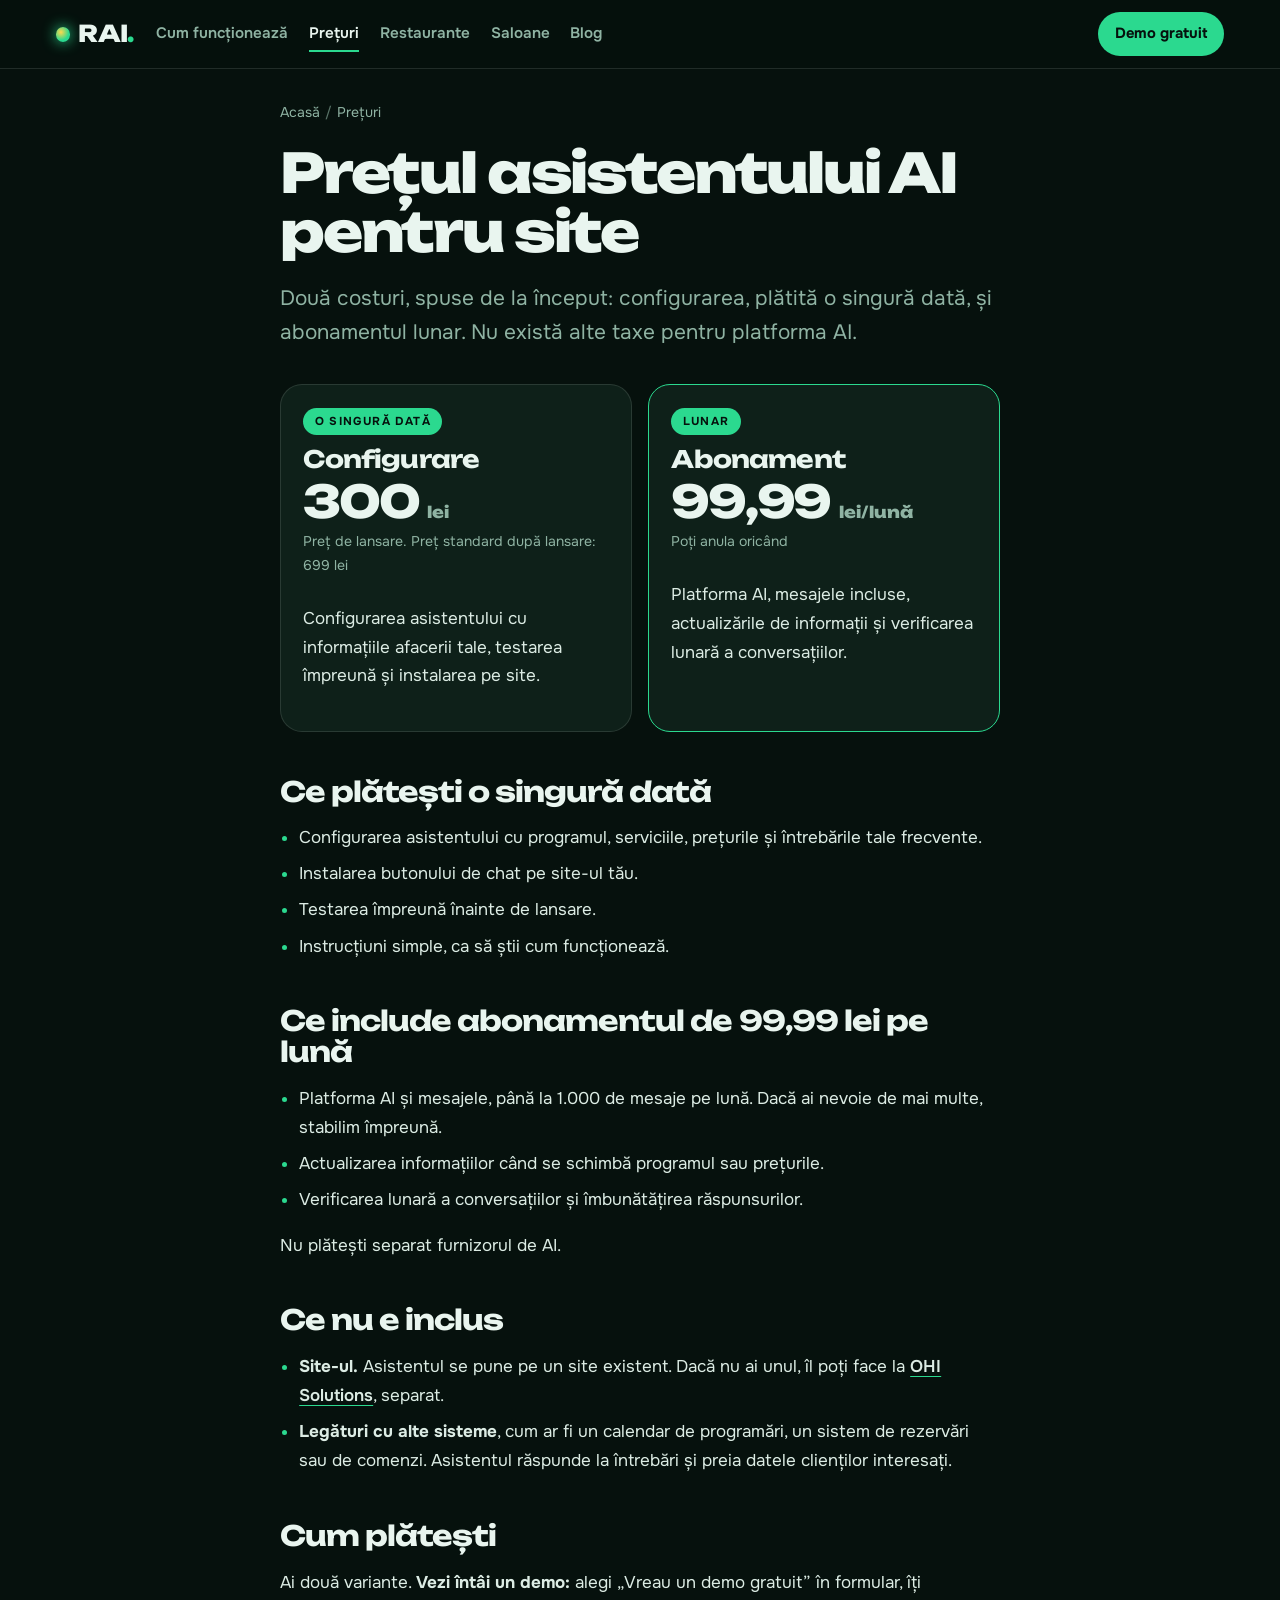
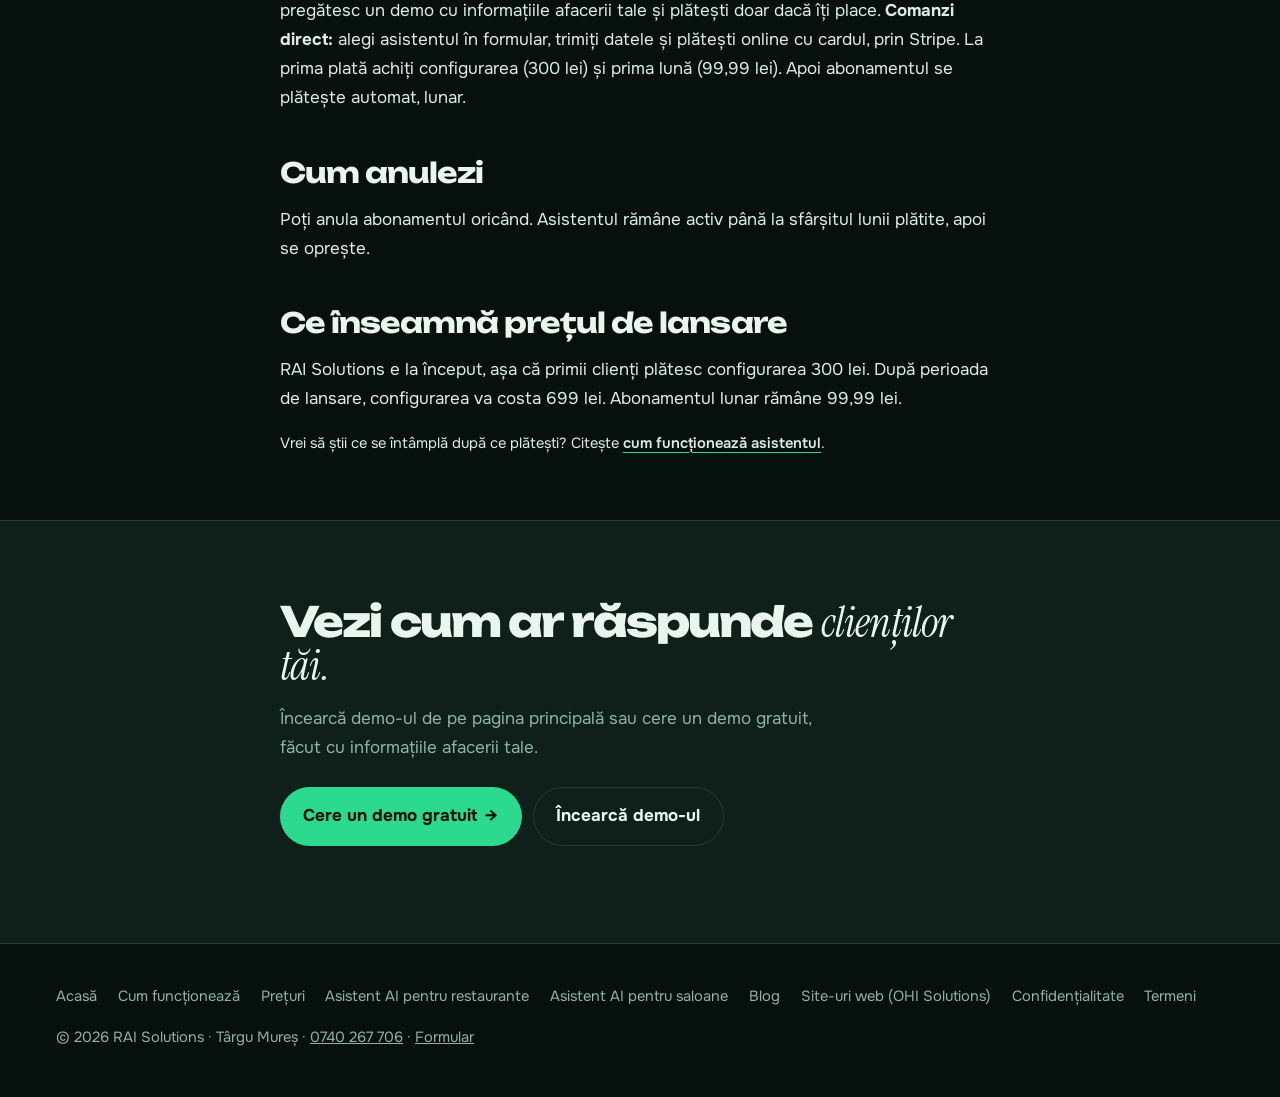
<file: preturi.html>
<!DOCTYPE html>
<html lang="ro">
<head>
<meta charset="utf-8">
<meta name="viewport" content="width=device-width, initial-scale=1, viewport-fit=cover">
<title>Preț Asistent AI pentru Site: Configurare și Abonament | RAI Solutions</title>
<meta name="description" content="Cât costă asistentul AI RAI: 300 lei configurare, preț de lansare (standard 699 lei), și 99,99 lei pe lună. Ce include abonamentul, ce nu include și cum anulezi.">
<link rel="canonical" href="https://rais-pi.vercel.app/preturi">
<meta name="robots" content="index, follow">
<meta property="og:type" content="website">
<meta property="og:locale" content="ro_RO">
<meta property="og:site_name" content="RAI Solutions">
<meta property="og:title" content="Preț Asistent AI pentru Site: Configurare și Abonament | RAI Solutions">
<meta property="og:description" content="Cât costă asistentul AI RAI: 300 lei configurare, preț de lansare (standard 699 lei), și 99,99 lei pe lună. Ce include abonamentul, ce nu include și cum anulezi.">
<meta property="og:url" content="https://rais-pi.vercel.app/preturi">
<meta property="og:image" content="https://rais-pi.vercel.app/og-image.png">
<meta property="og:image:width" content="1200">
<meta property="og:image:height" content="630">
<meta name="twitter:card" content="summary_large_image">
<meta name="theme-color" content="#06110D">
<link rel="icon" href="/favicon.ico" sizes="any">
<link rel="icon" href="/icon-512.png" type="image/png">
<link rel="apple-touch-icon" href="/apple-touch-icon.png">
<link rel="preconnect" href="https://fonts.googleapis.com">
<link rel="preconnect" href="https://fonts.gstatic.com" crossorigin>
<link rel="preload" href="https://fonts.googleapis.com/css2?family=Unbounded:wght@700;800&family=Onest:wght@400;600;700&family=Instrument+Serif:ital@1&display=swap" as="style" onload="this.onload=null;this.rel='stylesheet'"><noscript><link rel="stylesheet" href="https://fonts.googleapis.com/css2?family=Unbounded:wght@700;800&family=Onest:wght@400;600;700&family=Instrument+Serif:ital@1&display=swap"></noscript>
<link rel="stylesheet" href="/pagini.css">
<script type="application/ld+json">[{"@context": "https://schema.org", "@type": "BreadcrumbList", "itemListElement": [{"@type": "ListItem", "position": 1, "name": "Acasă", "item": "https://rais-pi.vercel.app/"}, {"@type": "ListItem", "position": 2, "name": "Prețuri", "item": "https://rais-pi.vercel.app/preturi"}]}]</script>
</head>
<body>
<a class="skip" href="#continut">Sari la conținut</a>
<header class="top">
  <div class="wrap bar">
    <a class="brand" href="/" aria-label="RAI Solutions, pagina principală"><i aria-hidden="true"></i>RAI<span>.</span></a>
    <nav class="nav" aria-label="Principal"><a href="/cum-functioneaza">Cum funcționează</a><a href="/preturi" aria-current="page">Prețuri</a><a href="/asistent-ai-restaurante">Restaurante</a><a href="/asistent-ai-saloane">Saloane</a><a href="/blog">Blog</a></nav>
    <a class="btn btn-main btn-sm" href="/?pachet=demo#cerere">Demo gratuit</a>
  </div>
</header>
<main id="continut">
  <div class="wrap narrow">
    <nav class="crumbs" aria-label="Breadcrumb"><ol><li><a href="/">Acasă</a></li><li aria-current="page">Prețuri</li></ol></nav>
    <h1>Prețul asistentului AI pentru site</h1>
    <p class="lead">Două costuri, spuse de la început: configurarea, plătită o singură dată, și abonamentul lunar. Nu există alte taxe pentru platforma AI.</p>
    <div class="prose">
<div class="tiers two">
<article class="tier"><span class="tag">O singură dată</span><h2>Configurare</h2><p class="amt">300 <small>lei</small></p><p class="std">Preț de lansare. Preț standard după lansare: 699 lei</p><p>Configurarea asistentului cu informațiile afacerii tale, testarea împreună și instalarea pe site.</p></article>
<article class="tier main"><span class="tag">Lunar</span><h2>Abonament</h2><p class="amt">99,99 <small>lei/lună</small></p><p class="std">Poți anula oricând</p><p>Platforma AI, mesajele incluse, actualizările de informații și verificarea lunară a conversațiilor.</p></article>
</div>

<h2>Ce plătești o singură dată</h2>
<ul>
<li>Configurarea asistentului cu programul, serviciile, prețurile și întrebările tale frecvente.</li>
<li>Instalarea butonului de chat pe site-ul tău.</li>
<li>Testarea împreună înainte de lansare.</li>
<li>Instrucțiuni simple, ca să știi cum funcționează.</li>
</ul>

<h2>Ce include abonamentul de 99,99 lei pe lună</h2>
<ul>
<li>Platforma AI și mesajele, până la 1.000 de mesaje pe lună. Dacă ai nevoie de mai multe, stabilim împreună.</li>
<li>Actualizarea informațiilor când se schimbă programul sau prețurile.</li>
<li>Verificarea lunară a conversațiilor și îmbunătățirea răspunsurilor.</li>
</ul>
<p>Nu plătești separat furnizorul de AI.</p>

<h2>Ce nu e inclus</h2>
<ul>
<li><b>Site-ul.</b> Asistentul se pune pe un site existent. Dacă nu ai unul, îl poți face la <a href="https://ohis-gamma.vercel.app/preturi" rel="noopener">OHI Solutions</a>, separat.</li>
<li><b>Legături cu alte sisteme</b>, cum ar fi un calendar de programări, un sistem de rezervări sau de comenzi. Asistentul răspunde la întrebări și preia datele clienților interesați.</li>
</ul>

<h2>Cum plătești</h2>
<p>Ai două variante. <b>Vezi întâi un demo:</b> alegi „Vreau un demo gratuit” în formular, îți pregătesc un demo cu informațiile afacerii tale și plătești doar dacă îți place. <b>Comanzi direct:</b> alegi asistentul în formular, trimiți datele și plătești online cu cardul, prin Stripe. La prima plată achiți configurarea (300 lei) și prima lună (99,99 lei). Apoi abonamentul se plătește automat, lunar.</p>

<h2>Cum anulezi</h2>
<p>Poți anula abonamentul oricând. Asistentul rămâne activ până la sfârșitul lunii plătite, apoi se oprește.</p>

<h2>Ce înseamnă prețul de lansare</h2>
<p>RAI Solutions e la început, așa că primii clienți plătesc configurarea 300 lei. După perioada de lansare, configurarea va costa 699 lei. Abonamentul lunar rămâne 99,99 lei.</p>

<p class="small">Vrei să știi ce se întâmplă după ce plătești? Citește <a href="/cum-functioneaza">cum funcționează asistentul</a>.</p>
    </div>
  </div>
  <section class="band" aria-labelledby="h-cta">
    <div class="wrap narrow">
      <h2 id="h-cta">Vezi cum ar răspunde <em>clienților tăi.</em></h2>
      <p>Încearcă demo-ul de pe pagina principală sau cere un demo gratuit, făcut cu informațiile afacerii tale.</p>
      <p class="ctas"><a class="btn btn-main" href="/?pachet=demo#cerere">Cere un demo gratuit <span aria-hidden="true">→</span></a><a class="btn btn-ghost" href="/#incearca">Încearcă demo-ul</a></p>
    </div>
  </section>
</main>
<footer class="foot">
  <div class="wrap">
    <nav class="foot-links" aria-label="Pagini"><a href="/">Acasă</a><a href="/cum-functioneaza">Cum funcționează</a><a href="/preturi">Prețuri</a><a href="/asistent-ai-restaurante">Asistent AI pentru restaurante</a><a href="/asistent-ai-saloane">Asistent AI pentru saloane</a><a href="/blog">Blog</a><a href="https://ohis-gamma.vercel.app/" rel="noopener">Site-uri web (OHI Solutions)</a><a href="/confidentialitate">Confidențialitate</a><a href="/termeni">Termeni</a></nav>
    <p>© <span id="yr">2026</span> RAI Solutions · Târgu Mureș · <a href="tel:+40740267706">0740 267 706</a> · <a href="/#cerere">Formular</a></p>
  </div>
</footer>
<script>document.getElementById("yr").textContent=new Date().getFullYear()</script>
</body>
</html>
</file>
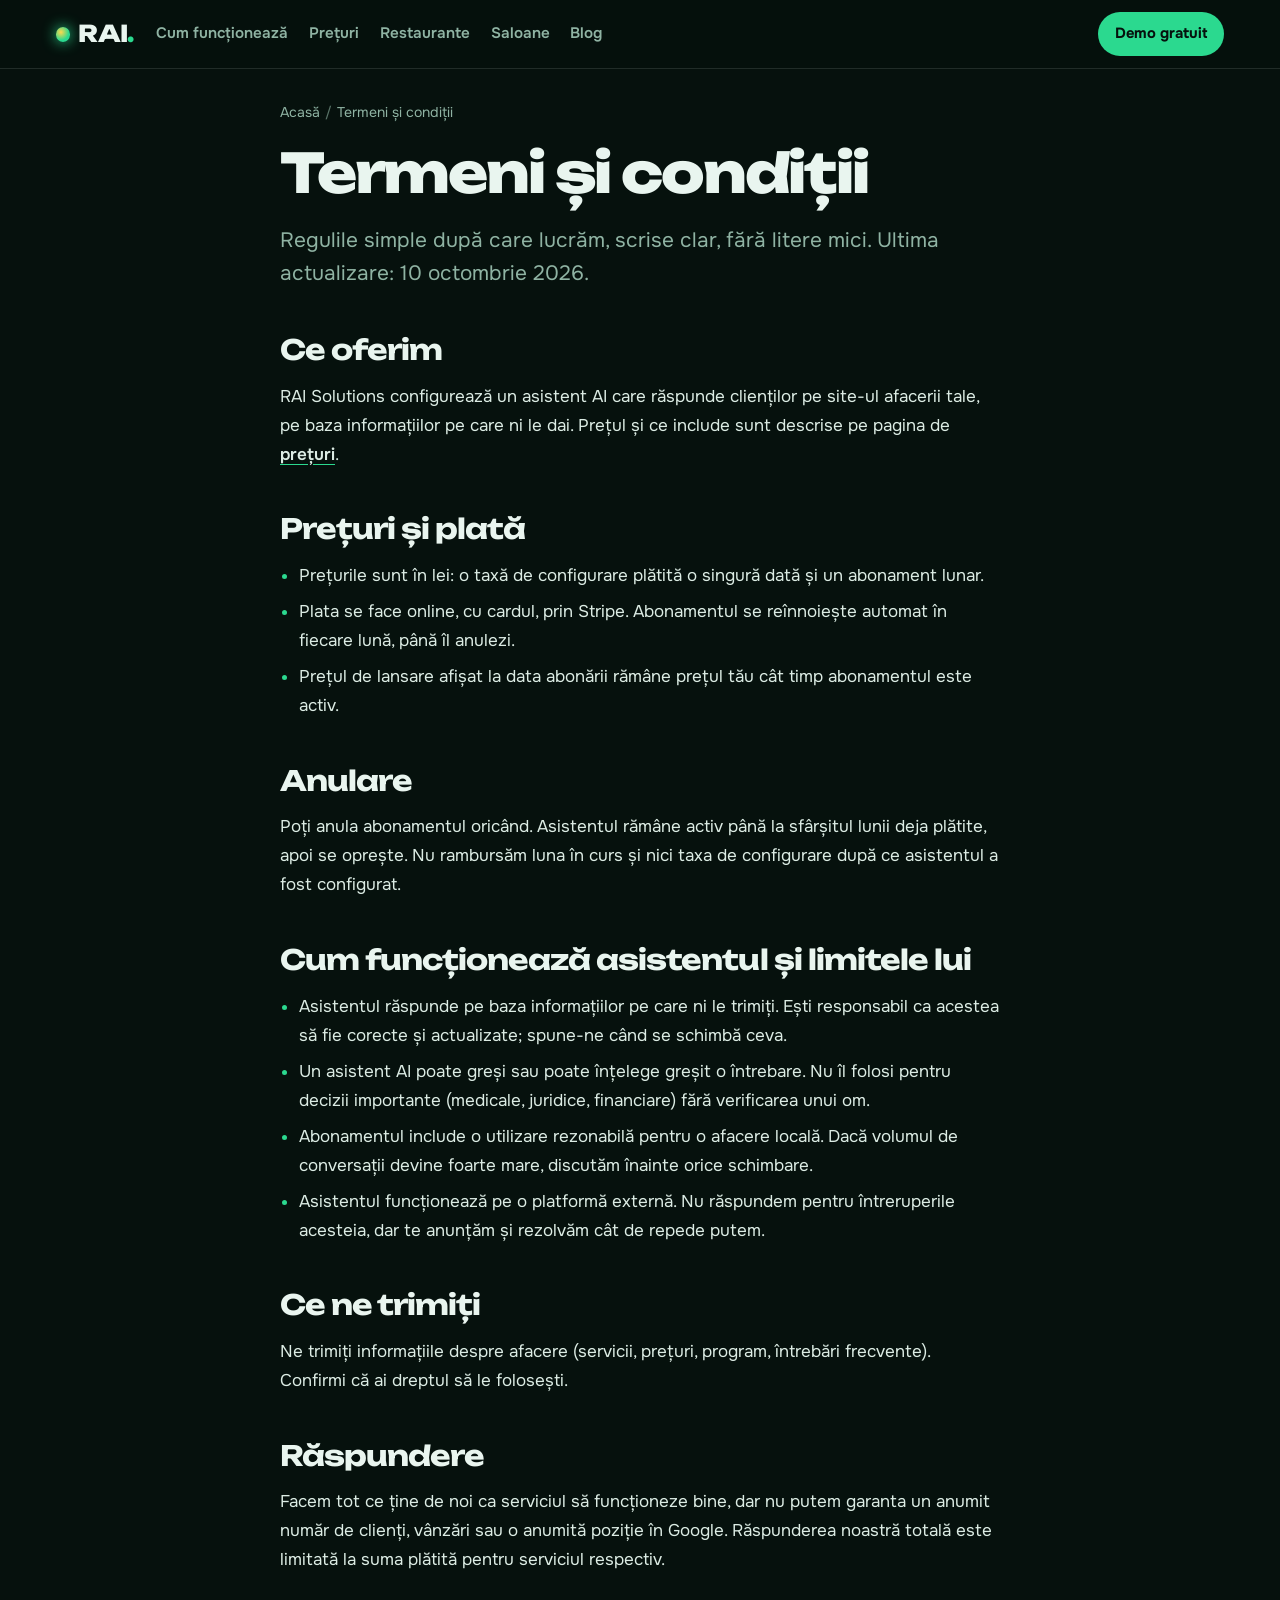
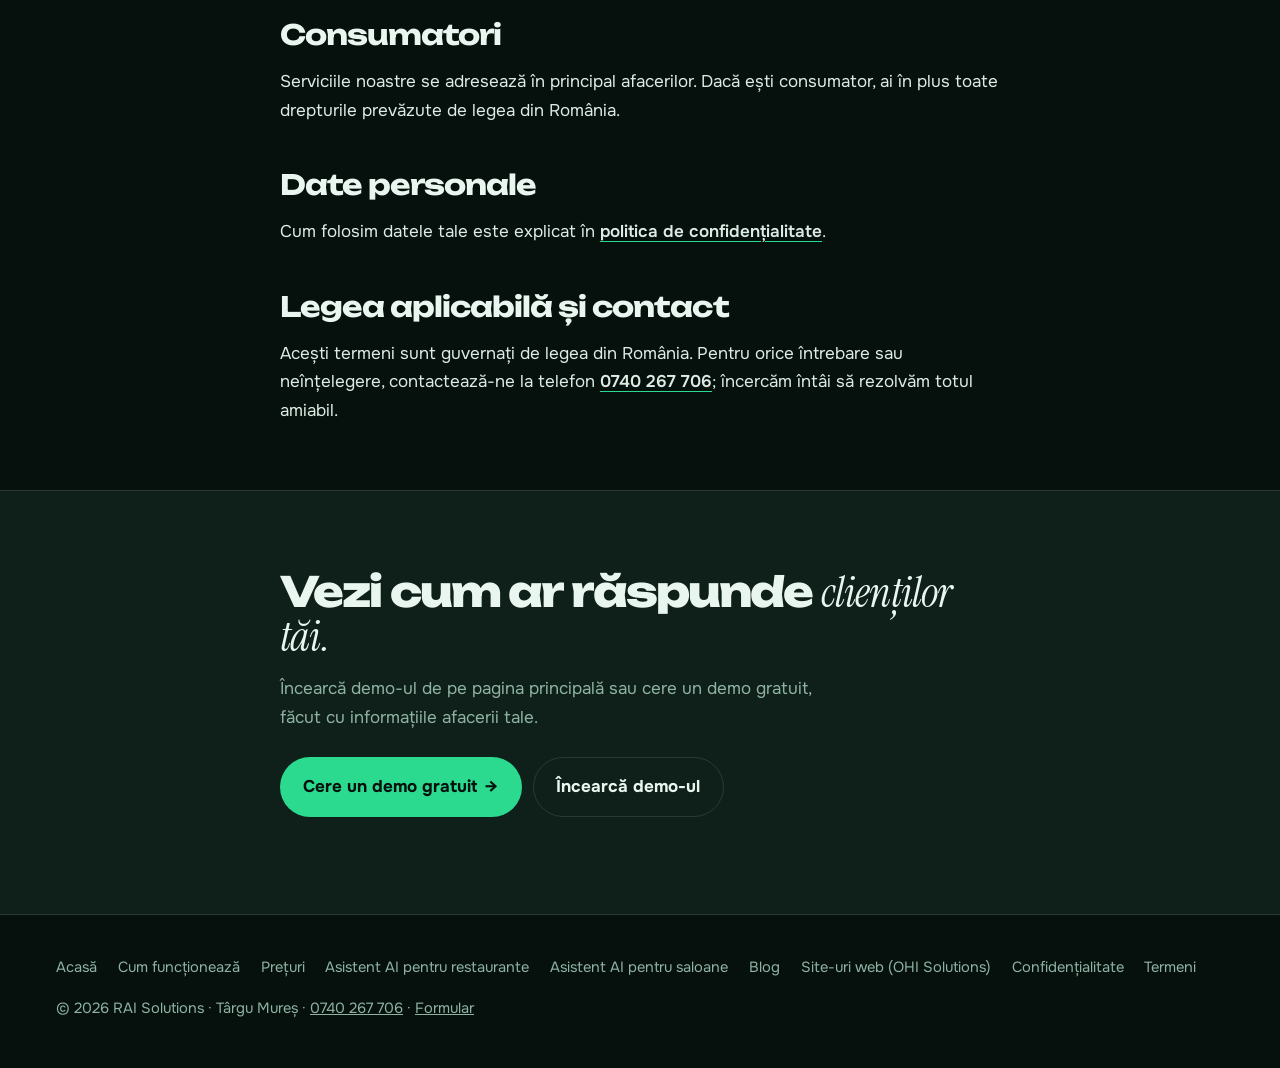
<file: termeni.html>
<!DOCTYPE html>
<html lang="ro">
<head>
<meta charset="utf-8">
<meta name="viewport" content="width=device-width, initial-scale=1, viewport-fit=cover">
<title>Termeni și condiții | RAI Solutions</title>
<meta name="description" content="Termenii în care lucrează RAI Solutions: ce oferim, cum se plătește, anulare și rambursări, responsabilități și drepturi.">
<link rel="canonical" href="https://rais-pi.vercel.app/termeni">
<meta name="robots" content="index, follow">
<meta property="og:type" content="website">
<meta property="og:locale" content="ro_RO">
<meta property="og:site_name" content="RAI Solutions">
<meta property="og:title" content="Termeni și condiții | RAI Solutions">
<meta property="og:description" content="Termenii în care lucrează RAI Solutions: ce oferim, cum se plătește, anulare și rambursări, responsabilități și drepturi.">
<meta property="og:url" content="https://rais-pi.vercel.app/termeni">
<meta property="og:image" content="https://rais-pi.vercel.app/og-image.png">
<meta property="og:image:width" content="1200">
<meta property="og:image:height" content="630">
<meta name="twitter:card" content="summary_large_image">
<meta name="theme-color" content="#06110D">
<link rel="icon" href="/favicon.ico" sizes="any">
<link rel="icon" href="/icon-512.png" type="image/png">
<link rel="apple-touch-icon" href="/apple-touch-icon.png">
<link rel="preconnect" href="https://fonts.googleapis.com">
<link rel="preconnect" href="https://fonts.gstatic.com" crossorigin>
<link rel="preload" href="https://fonts.googleapis.com/css2?family=Unbounded:wght@700;800&family=Onest:wght@400;600;700&family=Instrument+Serif:ital@1&display=swap" as="style" onload="this.onload=null;this.rel='stylesheet'"><noscript><link rel="stylesheet" href="https://fonts.googleapis.com/css2?family=Unbounded:wght@700;800&family=Onest:wght@400;600;700&family=Instrument+Serif:ital@1&display=swap"></noscript>
<link rel="stylesheet" href="/pagini.css">
<script type="application/ld+json">[{"@context": "https://schema.org", "@type": "BreadcrumbList", "itemListElement": [{"@type": "ListItem", "position": 1, "name": "Acasă", "item": "https://rais-pi.vercel.app/"}, {"@type": "ListItem", "position": 2, "name": "Termeni și condiții", "item": "https://rais-pi.vercel.app/termeni"}]}]</script>
</head>
<body>
<a class="skip" href="#continut">Sari la conținut</a>
<header class="top">
  <div class="wrap bar">
    <a class="brand" href="/" aria-label="RAI Solutions, pagina principală"><i aria-hidden="true"></i>RAI<span>.</span></a>
    <nav class="nav" aria-label="Principal"><a href="/cum-functioneaza">Cum funcționează</a><a href="/preturi">Prețuri</a><a href="/asistent-ai-restaurante">Restaurante</a><a href="/asistent-ai-saloane">Saloane</a><a href="/blog">Blog</a></nav>
    <a class="btn btn-main btn-sm" href="/?pachet=demo#cerere">Demo gratuit</a>
  </div>
</header>
<main id="continut">
  <div class="wrap narrow">
    <nav class="crumbs" aria-label="Breadcrumb"><ol><li><a href="/">Acasă</a></li><li aria-current="page">Termeni și condiții</li></ol></nav>
    <h1>Termeni și condiții</h1>
    <p class="lead">Regulile simple după care lucrăm, scrise clar, fără litere mici. Ultima actualizare: 10 octombrie 2026.</p>
    <div class="prose">
<h2>Ce oferim</h2>
<p>RAI Solutions configurează un asistent AI care răspunde clienților pe site-ul afacerii tale, pe baza informațiilor pe care ni le dai. Prețul și ce include sunt descrise pe pagina de <a href="/preturi">prețuri</a>.</p>

<h2>Prețuri și plată</h2>
<ul>
<li>Prețurile sunt în lei: o taxă de configurare plătită o singură dată și un abonament lunar.</li>
<li>Plata se face online, cu cardul, prin Stripe. Abonamentul se reînnoiește automat în fiecare lună, până îl anulezi.</li>
<li>Prețul de lansare afișat la data abonării rămâne prețul tău cât timp abonamentul este activ.</li>
</ul>

<h2>Anulare</h2>
<p>Poți anula abonamentul oricând. Asistentul rămâne activ până la sfârșitul lunii deja plătite, apoi se oprește. Nu rambursăm luna în curs și nici taxa de configurare după ce asistentul a fost configurat.</p>

<h2>Cum funcționează asistentul și limitele lui</h2>
<ul>
<li>Asistentul răspunde pe baza informațiilor pe care ni le trimiți. Ești responsabil ca acestea să fie corecte și actualizate; spune-ne când se schimbă ceva.</li>
<li>Un asistent AI poate greși sau poate înțelege greșit o întrebare. Nu îl folosi pentru decizii importante (medicale, juridice, financiare) fără verificarea unui om.</li>
<li>Abonamentul include o utilizare rezonabilă pentru o afacere locală. Dacă volumul de conversații devine foarte mare, discutăm înainte orice schimbare.</li>
<li>Asistentul funcționează pe o platformă externă. Nu răspundem pentru întreruperile acesteia, dar te anunțăm și rezolvăm cât de repede putem.</li>
</ul>

<h2>Ce ne trimiți</h2>
<p>Ne trimiți informațiile despre afacere (servicii, prețuri, program, întrebări frecvente). Confirmi că ai dreptul să le folosești.</p>

<h2>Răspundere</h2>
<p>Facem tot ce ține de noi ca serviciul să funcționeze bine, dar nu putem garanta un anumit număr de clienți, vânzări sau o anumită poziție în Google. Răspunderea noastră totală este limitată la suma plătită pentru serviciul respectiv.</p>

<h2>Consumatori</h2>
<p>Serviciile noastre se adresează în principal afacerilor. Dacă ești consumator, ai în plus toate drepturile prevăzute de legea din România.</p>

<h2>Date personale</h2>
<p>Cum folosim datele tale este explicat în <a href="/confidentialitate">politica de confidențialitate</a>.</p>

<h2>Legea aplicabilă și contact</h2>
<p>Acești termeni sunt guvernați de legea din România. Pentru orice întrebare sau neînțelegere, contactează-ne la telefon <a href="tel:+40740267706">0740 267 706</a>; încercăm întâi să rezolvăm totul amiabil.</p>
    </div>
  </div>
  <section class="band" aria-labelledby="h-cta">
    <div class="wrap narrow">
      <h2 id="h-cta">Vezi cum ar răspunde <em>clienților tăi.</em></h2>
      <p>Încearcă demo-ul de pe pagina principală sau cere un demo gratuit, făcut cu informațiile afacerii tale.</p>
      <p class="ctas"><a class="btn btn-main" href="/?pachet=demo#cerere">Cere un demo gratuit <span aria-hidden="true">→</span></a><a class="btn btn-ghost" href="/#incearca">Încearcă demo-ul</a></p>
    </div>
  </section>
</main>
<footer class="foot">
  <div class="wrap">
    <nav class="foot-links" aria-label="Pagini"><a href="/">Acasă</a><a href="/cum-functioneaza">Cum funcționează</a><a href="/preturi">Prețuri</a><a href="/asistent-ai-restaurante">Asistent AI pentru restaurante</a><a href="/asistent-ai-saloane">Asistent AI pentru saloane</a><a href="/blog">Blog</a><a href="https://ohis-gamma.vercel.app/" rel="noopener">Site-uri web (OHI Solutions)</a><a href="/confidentialitate">Confidențialitate</a><a href="/termeni">Termeni</a></nav>
    <p>© <span id="yr">2026</span> RAI Solutions · Târgu Mureș · <a href="tel:+40740267706">0740 267 706</a> · <a href="/#cerere">Formular</a></p>
  </div>
</footer>
<script>document.getElementById("yr").textContent=new Date().getFullYear()</script>
</body>
</html>
</file>
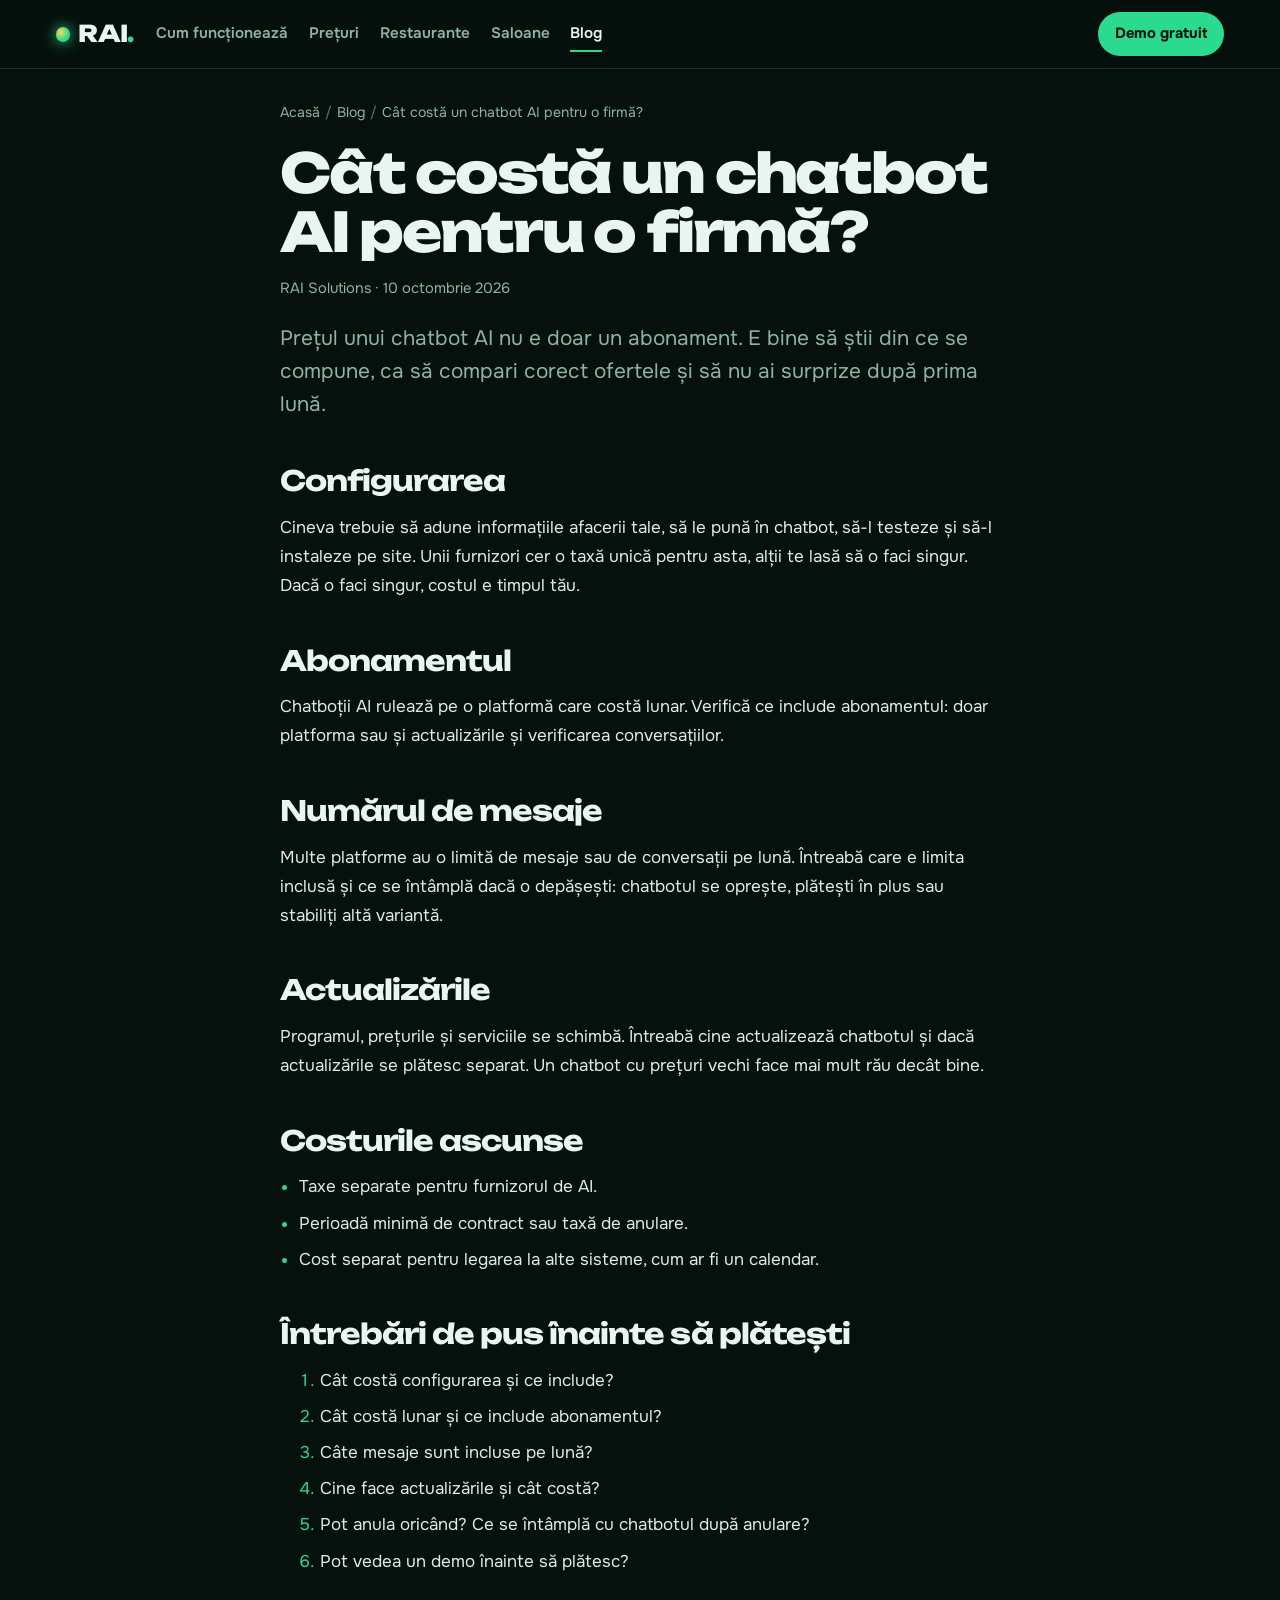
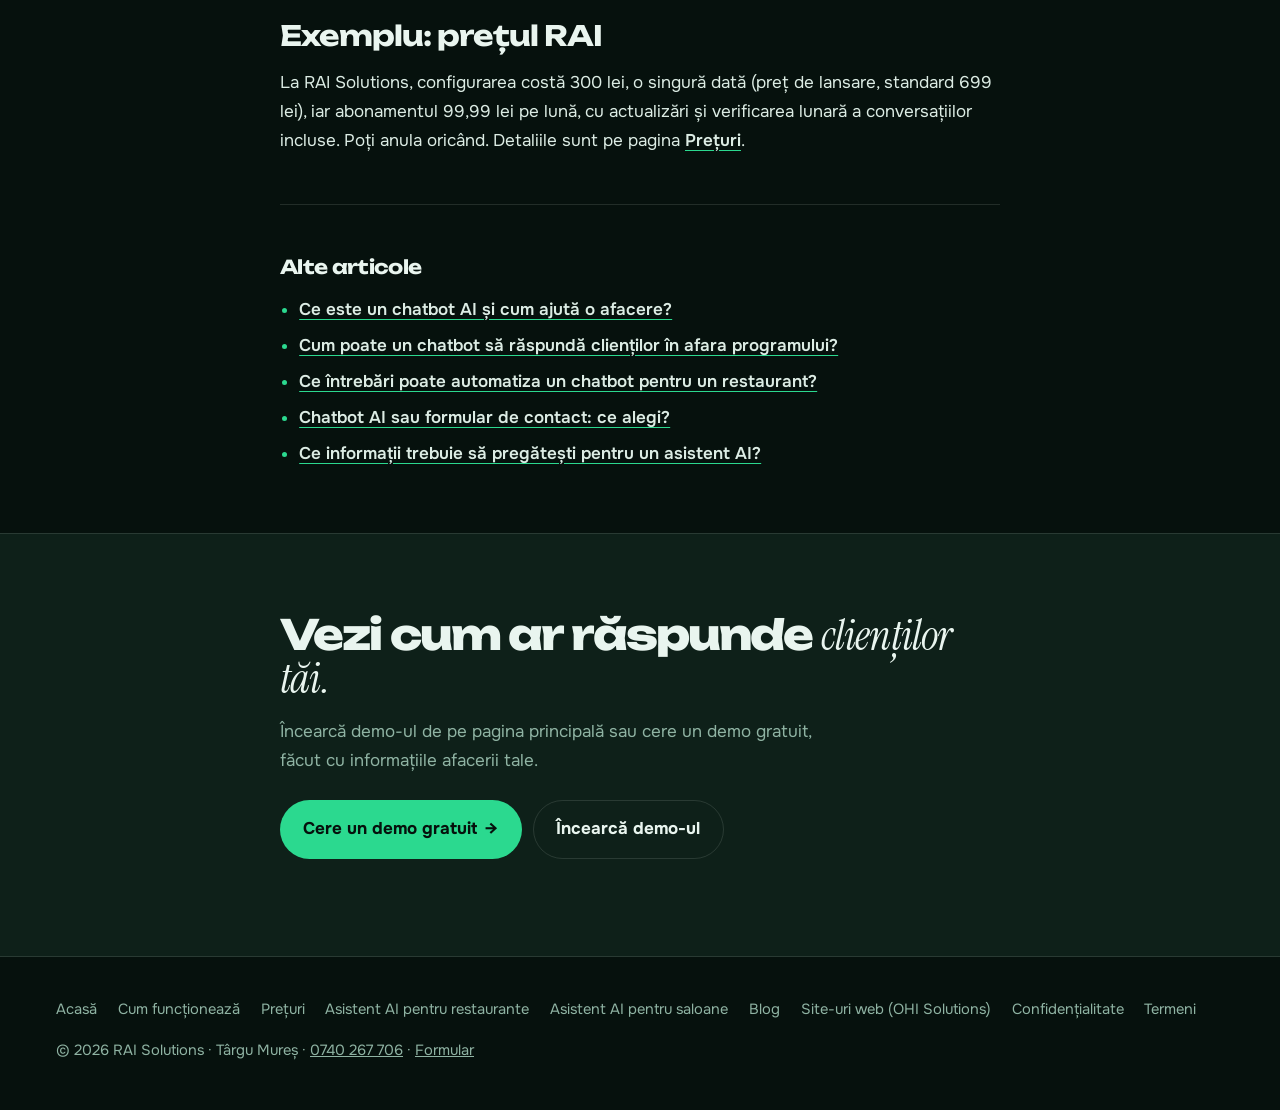
<file: blog/cat-costa-un-chatbot-ai.html>
<!DOCTYPE html>
<html lang="ro">
<head>
<meta charset="utf-8">
<meta name="viewport" content="width=device-width, initial-scale=1, viewport-fit=cover">
<title>Cât costă un chatbot AI pentru o firmă? | RAI Solutions</title>
<meta name="description" content="Din ce se compune prețul unui chatbot AI pentru site: configurare, abonament, numărul de mesaje și actualizări. Ce întrebări să pui înainte să plătești.">
<link rel="canonical" href="https://rais-pi.vercel.app/blog/cat-costa-un-chatbot-ai">
<meta name="robots" content="index, follow">
<meta property="og:type" content="article">
<meta property="og:locale" content="ro_RO">
<meta property="og:site_name" content="RAI Solutions">
<meta property="og:title" content="Cât costă un chatbot AI pentru o firmă? | RAI Solutions">
<meta property="og:description" content="Din ce se compune prețul unui chatbot AI pentru site: configurare, abonament, numărul de mesaje și actualizări. Ce întrebări să pui înainte să plătești.">
<meta property="og:url" content="https://rais-pi.vercel.app/blog/cat-costa-un-chatbot-ai">
<meta property="og:image" content="https://rais-pi.vercel.app/og-image.png">
<meta property="og:image:width" content="1200">
<meta property="og:image:height" content="630">
<meta name="twitter:card" content="summary_large_image">
<meta name="theme-color" content="#06110D">
<link rel="icon" href="/favicon.ico" sizes="any">
<link rel="icon" href="/icon-512.png" type="image/png">
<link rel="apple-touch-icon" href="/apple-touch-icon.png">
<link rel="preconnect" href="https://fonts.googleapis.com">
<link rel="preconnect" href="https://fonts.gstatic.com" crossorigin>
<link rel="preload" href="https://fonts.googleapis.com/css2?family=Unbounded:wght@700;800&family=Onest:wght@400;600;700&family=Instrument+Serif:ital@1&display=swap" as="style" onload="this.onload=null;this.rel='stylesheet'"><noscript><link rel="stylesheet" href="https://fonts.googleapis.com/css2?family=Unbounded:wght@700;800&family=Onest:wght@400;600;700&family=Instrument+Serif:ital@1&display=swap"></noscript>
<link rel="stylesheet" href="/pagini.css">
<script type="application/ld+json">[{"@context": "https://schema.org", "@type": "BreadcrumbList", "itemListElement": [{"@type": "ListItem", "position": 1, "name": "Acasă", "item": "https://rais-pi.vercel.app/"}, {"@type": "ListItem", "position": 2, "name": "Blog", "item": "https://rais-pi.vercel.app/blog"}, {"@type": "ListItem", "position": 3, "name": "Cât costă un chatbot AI pentru o firmă?", "item": "https://rais-pi.vercel.app/blog/cat-costa-un-chatbot-ai"}]}, {"@context": "https://schema.org", "@type": "Article", "headline": "Cât costă un chatbot AI pentru o firmă?", "description": "Din ce se compune prețul unui chatbot AI pentru site: configurare, abonament, numărul de mesaje și actualizări. Ce întrebări să pui înainte să plătești.", "inLanguage": "ro-RO", "datePublished": "2026-10-10", "dateModified": "2026-10-10", "author": {"@type": "Organization", "name": "RAI Solutions", "url": "https://rais-pi.vercel.app/"}, "publisher": {"@type": "Organization", "name": "RAI Solutions", "logo": {"@type": "ImageObject", "url": "https://rais-pi.vercel.app/icon-512.png"}}, "image": "https://rais-pi.vercel.app/og-image.png", "mainEntityOfPage": "https://rais-pi.vercel.app/blog/cat-costa-un-chatbot-ai"}]</script>
</head>
<body>
<a class="skip" href="#continut">Sari la conținut</a>
<header class="top">
  <div class="wrap bar">
    <a class="brand" href="/" aria-label="RAI Solutions, pagina principală"><i aria-hidden="true"></i>RAI<span>.</span></a>
    <nav class="nav" aria-label="Principal"><a href="/cum-functioneaza">Cum funcționează</a><a href="/preturi">Prețuri</a><a href="/asistent-ai-restaurante">Restaurante</a><a href="/asistent-ai-saloane">Saloane</a><a href="/blog" aria-current="page">Blog</a></nav>
    <a class="btn btn-main btn-sm" href="/?pachet=demo#cerere">Demo gratuit</a>
  </div>
</header>
<main id="continut">
  <div class="wrap narrow">
    <nav class="crumbs" aria-label="Breadcrumb"><ol><li><a href="/">Acasă</a></li><li><a href="/blog">Blog</a></li><li aria-current="page">Cât costă un chatbot AI pentru o firmă?</li></ol></nav>
    <h1>Cât costă un chatbot AI pentru o firmă?</h1>
    <p class="meta">RAI Solutions · <time datetime="2026-10-10">10 octombrie 2026</time></p>
    <p class="lead">Prețul unui chatbot AI nu e doar un abonament. E bine să știi din ce se compune, ca să compari corect ofertele și să nu ai surprize după prima lună.</p>
    <div class="prose">
<h2>Configurarea</h2>
<p>Cineva trebuie să adune informațiile afacerii tale, să le pună în chatbot, să-l testeze și să-l instaleze pe site. Unii furnizori cer o taxă unică pentru asta, alții te lasă să o faci singur. Dacă o faci singur, costul e timpul tău.</p>

<h2>Abonamentul</h2>
<p>Chatboții AI rulează pe o platformă care costă lunar. Verifică ce include abonamentul: doar platforma sau și actualizările și verificarea conversațiilor.</p>

<h2>Numărul de mesaje</h2>
<p>Multe platforme au o limită de mesaje sau de conversații pe lună. Întreabă care e limita inclusă și ce se întâmplă dacă o depășești: chatbotul se oprește, plătești în plus sau stabiliți altă variantă.</p>

<h2>Actualizările</h2>
<p>Programul, prețurile și serviciile se schimbă. Întreabă cine actualizează chatbotul și dacă actualizările se plătesc separat. Un chatbot cu prețuri vechi face mai mult rău decât bine.</p>

<h2>Costurile ascunse</h2>
<ul>
<li>Taxe separate pentru furnizorul de AI.</li>
<li>Perioadă minimă de contract sau taxă de anulare.</li>
<li>Cost separat pentru legarea la alte sisteme, cum ar fi un calendar.</li>
</ul>

<h2>Întrebări de pus înainte să plătești</h2>
<ol>
<li>Cât costă configurarea și ce include?</li>
<li>Cât costă lunar și ce include abonamentul?</li>
<li>Câte mesaje sunt incluse pe lună?</li>
<li>Cine face actualizările și cât costă?</li>
<li>Pot anula oricând? Ce se întâmplă cu chatbotul după anulare?</li>
<li>Pot vedea un demo înainte să plătesc?</li>
</ol>

<h2>Exemplu: prețul RAI</h2>
<p>La RAI Solutions, configurarea costă 300 lei, o singură dată (preț de lansare, standard 699 lei), iar abonamentul 99,99 lei pe lună, cu actualizări și verificarea lunară a conversațiilor incluse. Poți anula oricând. Detaliile sunt pe pagina <a href="/preturi">Prețuri</a>.</p>

<nav class="related" aria-label="Alte articole"><h2>Alte articole</h2><ul><li><a href="/blog/ce-este-un-chatbot-ai">Ce este un chatbot AI și cum ajută o afacere?</a></li><li><a href="/blog/chatbot-raspunsuri-in-afara-programului">Cum poate un chatbot să răspundă clienților în afara programului?</a></li><li><a href="/blog/intrebari-chatbot-restaurant">Ce întrebări poate automatiza un chatbot pentru un restaurant?</a></li><li><a href="/blog/chatbot-ai-sau-formular-de-contact">Chatbot AI sau formular de contact: ce alegi?</a></li><li><a href="/blog/informatii-pentru-asistent-ai">Ce informații trebuie să pregătești pentru un asistent AI?</a></li></ul></nav>
    </div>
  </div>
  <section class="band" aria-labelledby="h-cta">
    <div class="wrap narrow">
      <h2 id="h-cta">Vezi cum ar răspunde <em>clienților tăi.</em></h2>
      <p>Încearcă demo-ul de pe pagina principală sau cere un demo gratuit, făcut cu informațiile afacerii tale.</p>
      <p class="ctas"><a class="btn btn-main" href="/?pachet=demo#cerere">Cere un demo gratuit <span aria-hidden="true">→</span></a><a class="btn btn-ghost" href="/#incearca">Încearcă demo-ul</a></p>
    </div>
  </section>
</main>
<footer class="foot">
  <div class="wrap">
    <nav class="foot-links" aria-label="Pagini"><a href="/">Acasă</a><a href="/cum-functioneaza">Cum funcționează</a><a href="/preturi">Prețuri</a><a href="/asistent-ai-restaurante">Asistent AI pentru restaurante</a><a href="/asistent-ai-saloane">Asistent AI pentru saloane</a><a href="/blog">Blog</a><a href="https://ohis-gamma.vercel.app/" rel="noopener">Site-uri web (OHI Solutions)</a><a href="/confidentialitate">Confidențialitate</a><a href="/termeni">Termeni</a></nav>
    <p>© <span id="yr">2026</span> RAI Solutions · Târgu Mureș · <a href="tel:+40740267706">0740 267 706</a> · <a href="/#cerere">Formular</a></p>
  </div>
</footer>
<script>document.getElementById("yr").textContent=new Date().getFullYear()</script>
</body>
</html>
</file>
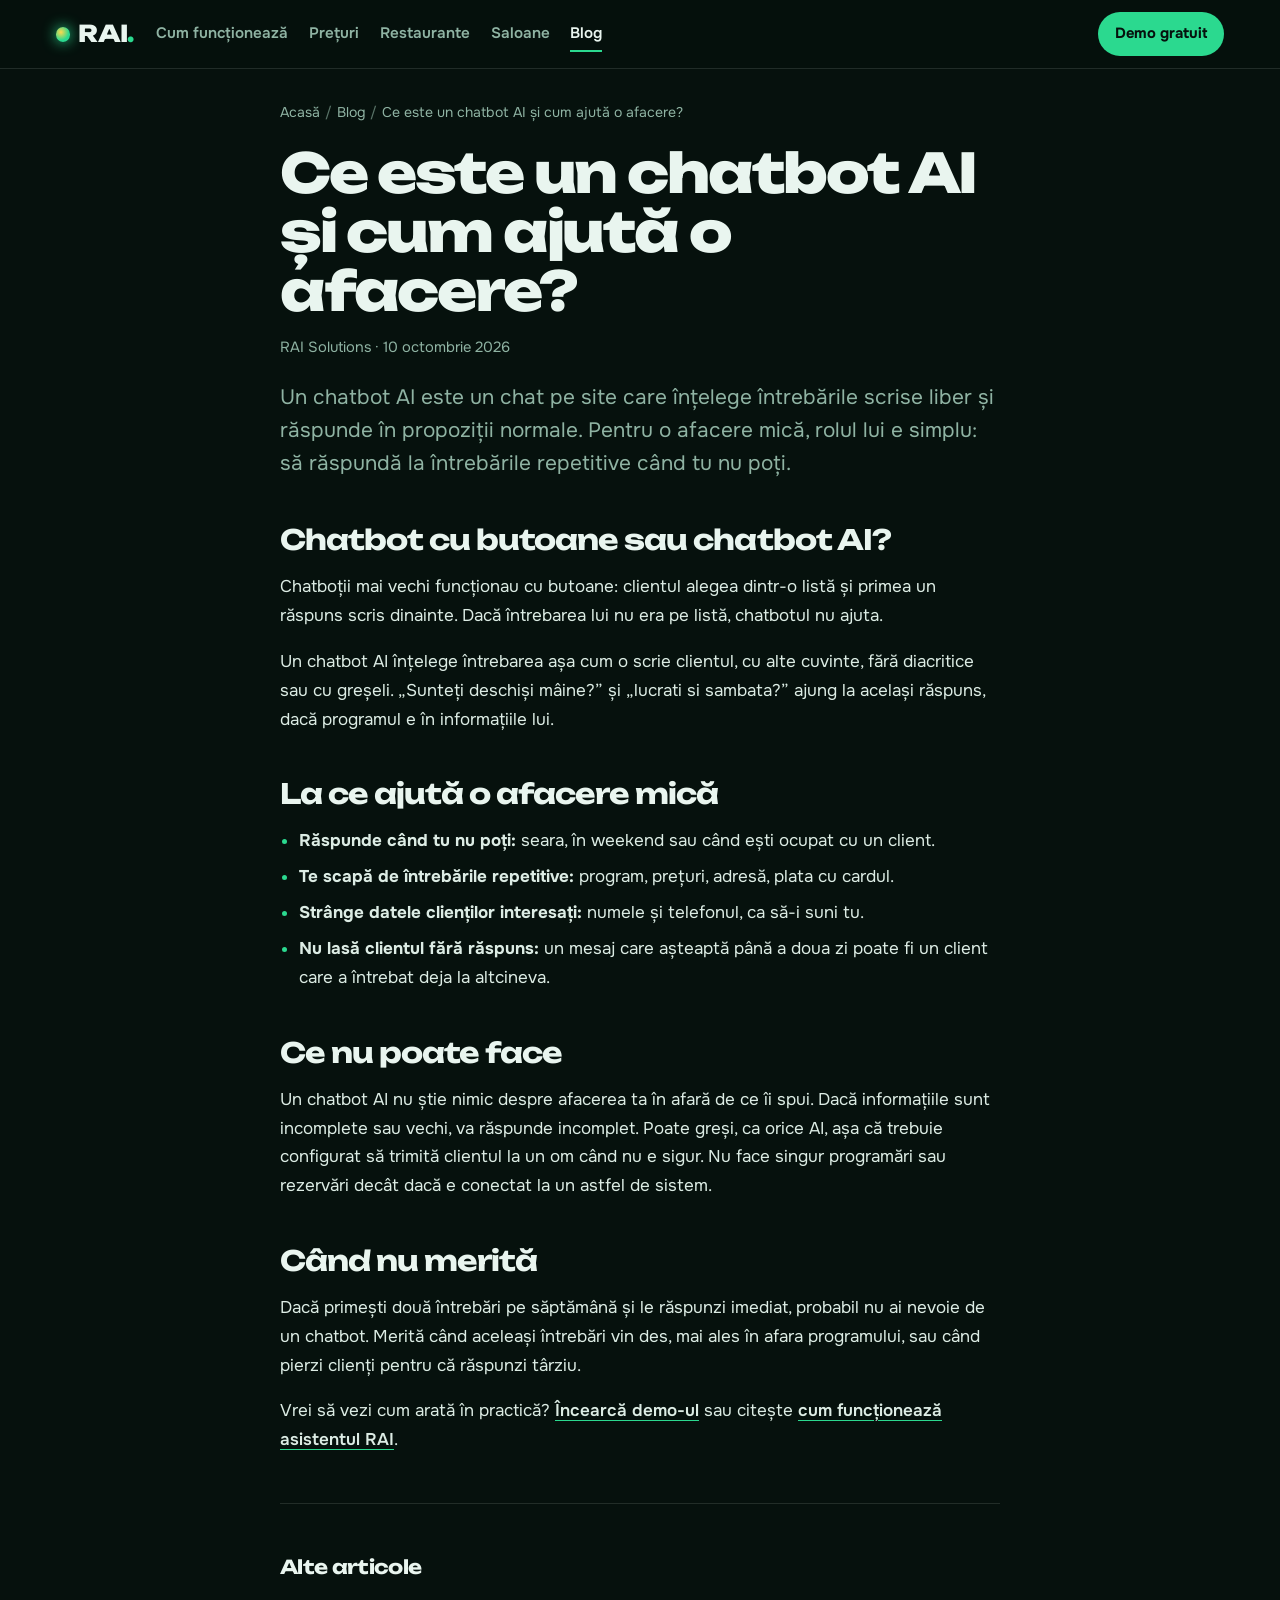
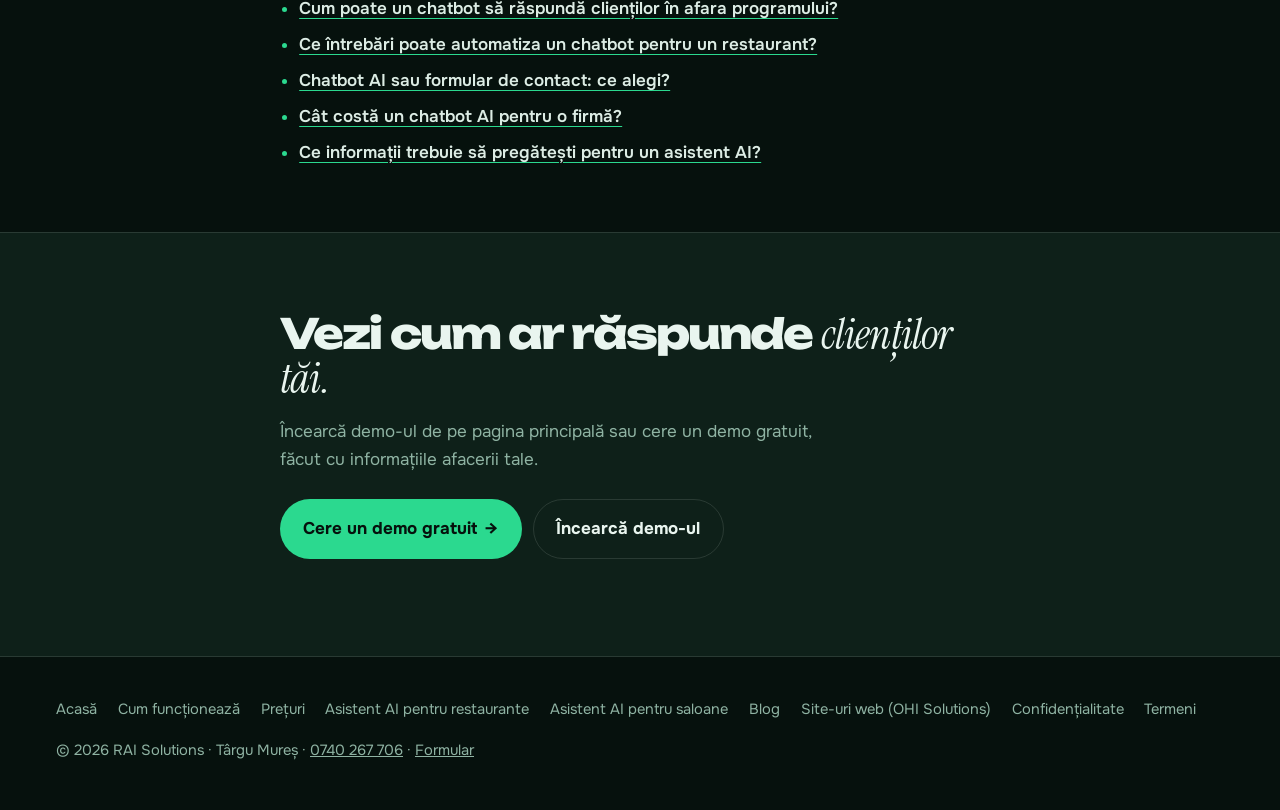
<file: blog/ce-este-un-chatbot-ai.html>
<!DOCTYPE html>
<html lang="ro">
<head>
<meta charset="utf-8">
<meta name="viewport" content="width=device-width, initial-scale=1, viewport-fit=cover">
<title>Ce este un chatbot AI și cum ajută o afacere? | RAI Solutions</title>
<meta name="description" content="Ce este un chatbot AI, prin ce diferă de un chatbot cu butoane, la ce e bun pentru o afacere mică și când nu merită folosit.">
<link rel="canonical" href="https://rais-pi.vercel.app/blog/ce-este-un-chatbot-ai">
<meta name="robots" content="index, follow">
<meta property="og:type" content="article">
<meta property="og:locale" content="ro_RO">
<meta property="og:site_name" content="RAI Solutions">
<meta property="og:title" content="Ce este un chatbot AI și cum ajută o afacere? | RAI Solutions">
<meta property="og:description" content="Ce este un chatbot AI, prin ce diferă de un chatbot cu butoane, la ce e bun pentru o afacere mică și când nu merită folosit.">
<meta property="og:url" content="https://rais-pi.vercel.app/blog/ce-este-un-chatbot-ai">
<meta property="og:image" content="https://rais-pi.vercel.app/og-image.png">
<meta property="og:image:width" content="1200">
<meta property="og:image:height" content="630">
<meta name="twitter:card" content="summary_large_image">
<meta name="theme-color" content="#06110D">
<link rel="icon" href="/favicon.ico" sizes="any">
<link rel="icon" href="/icon-512.png" type="image/png">
<link rel="apple-touch-icon" href="/apple-touch-icon.png">
<link rel="preconnect" href="https://fonts.googleapis.com">
<link rel="preconnect" href="https://fonts.gstatic.com" crossorigin>
<link rel="preload" href="https://fonts.googleapis.com/css2?family=Unbounded:wght@700;800&family=Onest:wght@400;600;700&family=Instrument+Serif:ital@1&display=swap" as="style" onload="this.onload=null;this.rel='stylesheet'"><noscript><link rel="stylesheet" href="https://fonts.googleapis.com/css2?family=Unbounded:wght@700;800&family=Onest:wght@400;600;700&family=Instrument+Serif:ital@1&display=swap"></noscript>
<link rel="stylesheet" href="/pagini.css">
<script type="application/ld+json">[{"@context": "https://schema.org", "@type": "BreadcrumbList", "itemListElement": [{"@type": "ListItem", "position": 1, "name": "Acasă", "item": "https://rais-pi.vercel.app/"}, {"@type": "ListItem", "position": 2, "name": "Blog", "item": "https://rais-pi.vercel.app/blog"}, {"@type": "ListItem", "position": 3, "name": "Ce este un chatbot AI și cum ajută o afacere?", "item": "https://rais-pi.vercel.app/blog/ce-este-un-chatbot-ai"}]}, {"@context": "https://schema.org", "@type": "Article", "headline": "Ce este un chatbot AI și cum ajută o afacere?", "description": "Ce este un chatbot AI, prin ce diferă de un chatbot cu butoane, la ce e bun pentru o afacere mică și când nu merită folosit.", "inLanguage": "ro-RO", "datePublished": "2026-10-10", "dateModified": "2026-10-10", "author": {"@type": "Organization", "name": "RAI Solutions", "url": "https://rais-pi.vercel.app/"}, "publisher": {"@type": "Organization", "name": "RAI Solutions", "logo": {"@type": "ImageObject", "url": "https://rais-pi.vercel.app/icon-512.png"}}, "image": "https://rais-pi.vercel.app/og-image.png", "mainEntityOfPage": "https://rais-pi.vercel.app/blog/ce-este-un-chatbot-ai"}]</script>
</head>
<body>
<a class="skip" href="#continut">Sari la conținut</a>
<header class="top">
  <div class="wrap bar">
    <a class="brand" href="/" aria-label="RAI Solutions, pagina principală"><i aria-hidden="true"></i>RAI<span>.</span></a>
    <nav class="nav" aria-label="Principal"><a href="/cum-functioneaza">Cum funcționează</a><a href="/preturi">Prețuri</a><a href="/asistent-ai-restaurante">Restaurante</a><a href="/asistent-ai-saloane">Saloane</a><a href="/blog" aria-current="page">Blog</a></nav>
    <a class="btn btn-main btn-sm" href="/?pachet=demo#cerere">Demo gratuit</a>
  </div>
</header>
<main id="continut">
  <div class="wrap narrow">
    <nav class="crumbs" aria-label="Breadcrumb"><ol><li><a href="/">Acasă</a></li><li><a href="/blog">Blog</a></li><li aria-current="page">Ce este un chatbot AI și cum ajută o afacere?</li></ol></nav>
    <h1>Ce este un chatbot AI și cum ajută o afacere?</h1>
    <p class="meta">RAI Solutions · <time datetime="2026-10-10">10 octombrie 2026</time></p>
    <p class="lead">Un chatbot AI este un chat pe site care înțelege întrebările scrise liber și răspunde în propoziții normale. Pentru o afacere mică, rolul lui e simplu: să răspundă la întrebările repetitive când tu nu poți.</p>
    <div class="prose">
<h2>Chatbot cu butoane sau chatbot AI?</h2>
<p>Chatboții mai vechi funcționau cu butoane: clientul alegea dintr-o listă și primea un răspuns scris dinainte. Dacă întrebarea lui nu era pe listă, chatbotul nu ajuta.</p>
<p>Un chatbot AI înțelege întrebarea așa cum o scrie clientul, cu alte cuvinte, fără diacritice sau cu greșeli. „Sunteți deschiși mâine?” și „lucrati si sambata?” ajung la același răspuns, dacă programul e în informațiile lui.</p>

<h2>La ce ajută o afacere mică</h2>
<ul>
<li><b>Răspunde când tu nu poți:</b> seara, în weekend sau când ești ocupat cu un client.</li>
<li><b>Te scapă de întrebările repetitive:</b> program, prețuri, adresă, plata cu cardul.</li>
<li><b>Strânge datele clienților interesați:</b> numele și telefonul, ca să-i suni tu.</li>
<li><b>Nu lasă clientul fără răspuns:</b> un mesaj care așteaptă până a doua zi poate fi un client care a întrebat deja la altcineva.</li>
</ul>

<h2>Ce nu poate face</h2>
<p>Un chatbot AI nu știe nimic despre afacerea ta în afară de ce îi spui. Dacă informațiile sunt incomplete sau vechi, va răspunde incomplet. Poate greși, ca orice AI, așa că trebuie configurat să trimită clientul la un om când nu e sigur. Nu face singur programări sau rezervări decât dacă e conectat la un astfel de sistem.</p>

<h2>Când nu merită</h2>
<p>Dacă primești două întrebări pe săptămână și le răspunzi imediat, probabil nu ai nevoie de un chatbot. Merită când aceleași întrebări vin des, mai ales în afara programului, sau când pierzi clienți pentru că răspunzi târziu.</p>

<p>Vrei să vezi cum arată în practică? <a href="/#incearca">Încearcă demo-ul</a> sau citește <a href="/cum-functioneaza">cum funcționează asistentul RAI</a>.</p>

<nav class="related" aria-label="Alte articole"><h2>Alte articole</h2><ul><li><a href="/blog/chatbot-raspunsuri-in-afara-programului">Cum poate un chatbot să răspundă clienților în afara programului?</a></li><li><a href="/blog/intrebari-chatbot-restaurant">Ce întrebări poate automatiza un chatbot pentru un restaurant?</a></li><li><a href="/blog/chatbot-ai-sau-formular-de-contact">Chatbot AI sau formular de contact: ce alegi?</a></li><li><a href="/blog/cat-costa-un-chatbot-ai">Cât costă un chatbot AI pentru o firmă?</a></li><li><a href="/blog/informatii-pentru-asistent-ai">Ce informații trebuie să pregătești pentru un asistent AI?</a></li></ul></nav>
    </div>
  </div>
  <section class="band" aria-labelledby="h-cta">
    <div class="wrap narrow">
      <h2 id="h-cta">Vezi cum ar răspunde <em>clienților tăi.</em></h2>
      <p>Încearcă demo-ul de pe pagina principală sau cere un demo gratuit, făcut cu informațiile afacerii tale.</p>
      <p class="ctas"><a class="btn btn-main" href="/?pachet=demo#cerere">Cere un demo gratuit <span aria-hidden="true">→</span></a><a class="btn btn-ghost" href="/#incearca">Încearcă demo-ul</a></p>
    </div>
  </section>
</main>
<footer class="foot">
  <div class="wrap">
    <nav class="foot-links" aria-label="Pagini"><a href="/">Acasă</a><a href="/cum-functioneaza">Cum funcționează</a><a href="/preturi">Prețuri</a><a href="/asistent-ai-restaurante">Asistent AI pentru restaurante</a><a href="/asistent-ai-saloane">Asistent AI pentru saloane</a><a href="/blog">Blog</a><a href="https://ohis-gamma.vercel.app/" rel="noopener">Site-uri web (OHI Solutions)</a><a href="/confidentialitate">Confidențialitate</a><a href="/termeni">Termeni</a></nav>
    <p>© <span id="yr">2026</span> RAI Solutions · Târgu Mureș · <a href="tel:+40740267706">0740 267 706</a> · <a href="/#cerere">Formular</a></p>
  </div>
</footer>
<script>document.getElementById("yr").textContent=new Date().getFullYear()</script>
</body>
</html>
</file>
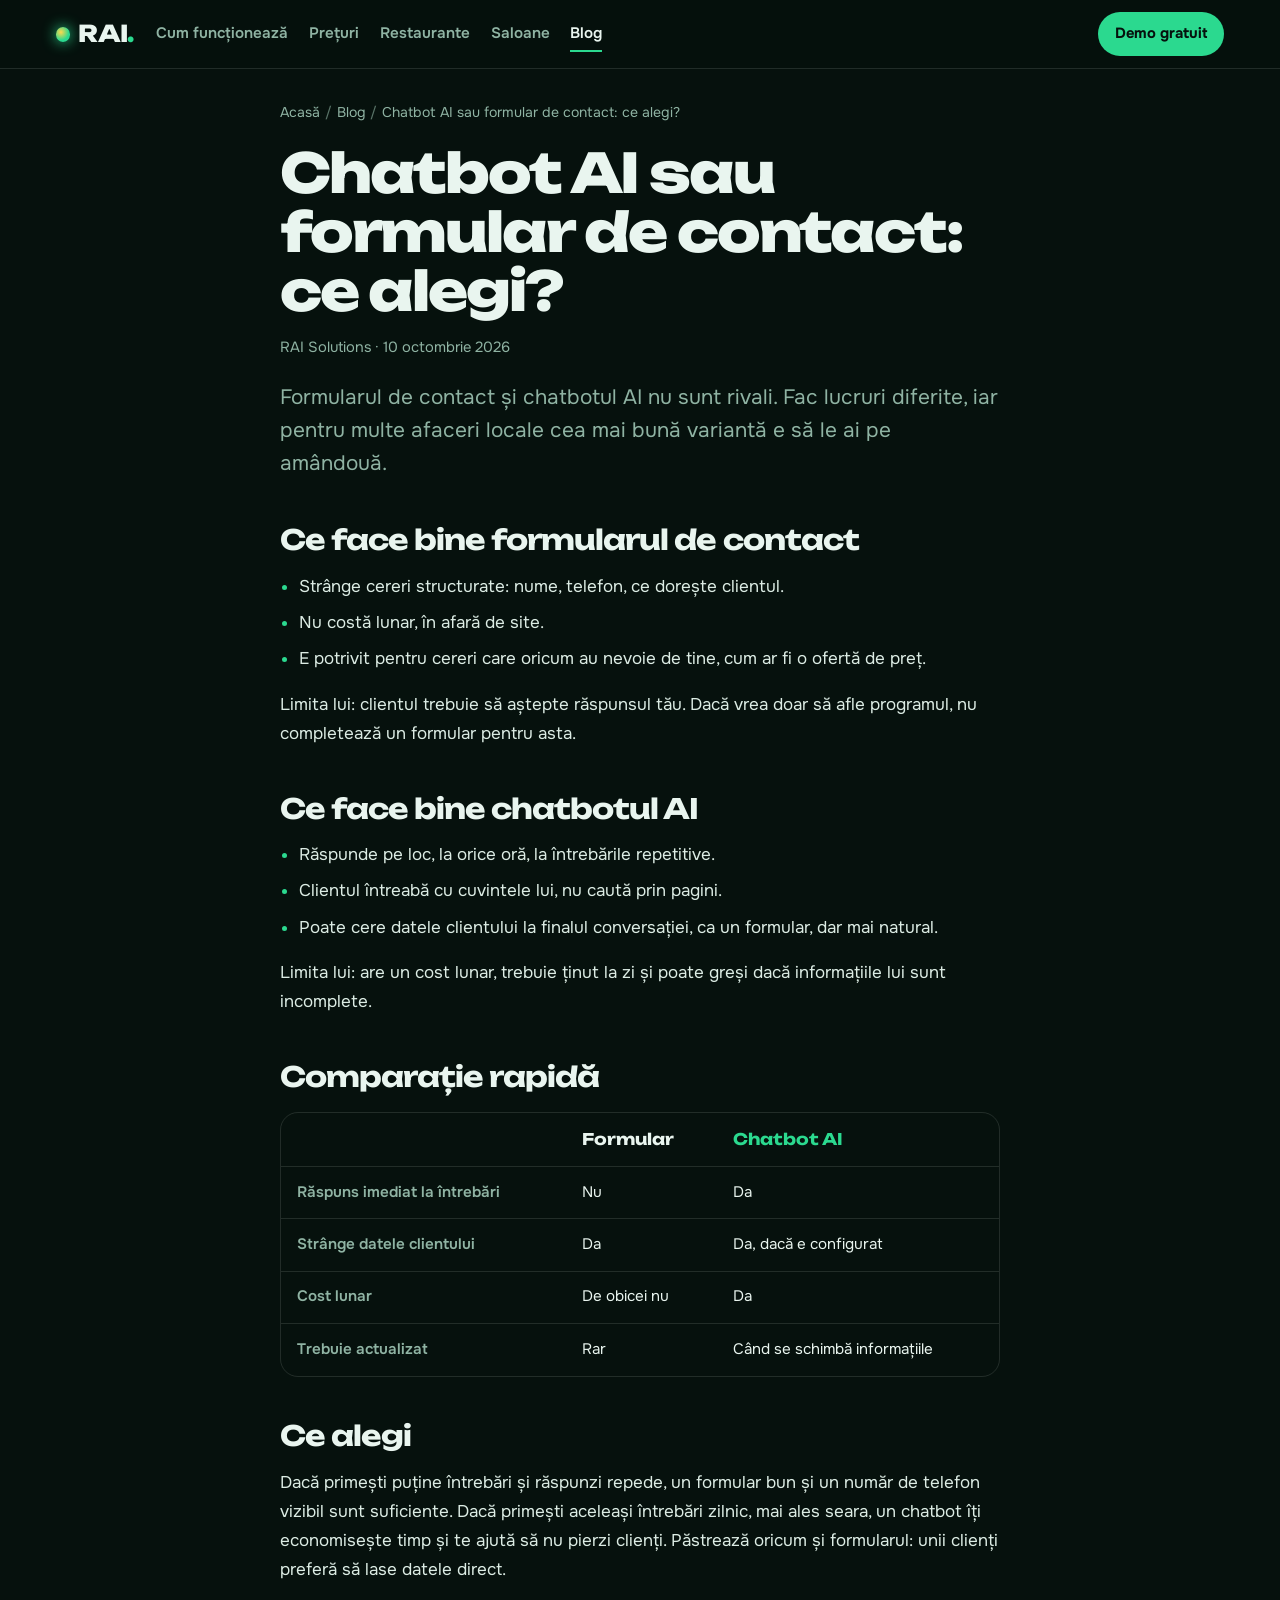
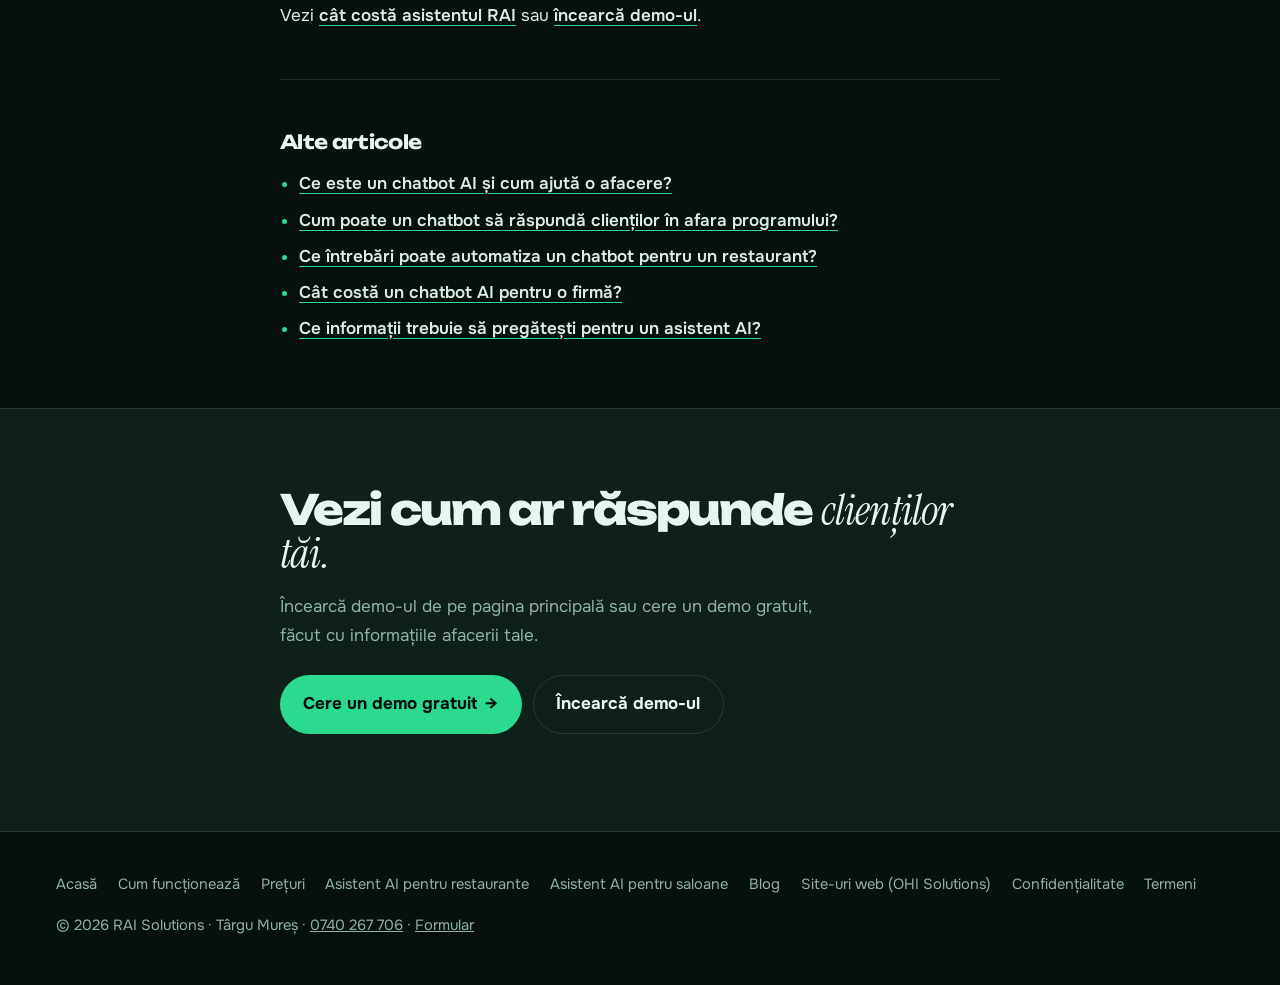
<file: blog/chatbot-ai-sau-formular-de-contact.html>
<!DOCTYPE html>
<html lang="ro">
<head>
<meta charset="utf-8">
<meta name="viewport" content="width=device-width, initial-scale=1, viewport-fit=cover">
<title>Chatbot AI sau formular de contact: ce alegi? | RAI Solutions</title>
<meta name="description" content="Diferențele dintre un formular de contact și un chatbot AI pe site: ce face fiecare bine, ce costă și de ce pentru multe afaceri locale merită folosite împreună.">
<link rel="canonical" href="https://rais-pi.vercel.app/blog/chatbot-ai-sau-formular-de-contact">
<meta name="robots" content="index, follow">
<meta property="og:type" content="article">
<meta property="og:locale" content="ro_RO">
<meta property="og:site_name" content="RAI Solutions">
<meta property="og:title" content="Chatbot AI sau formular de contact: ce alegi? | RAI Solutions">
<meta property="og:description" content="Diferențele dintre un formular de contact și un chatbot AI pe site: ce face fiecare bine, ce costă și de ce pentru multe afaceri locale merită folosite împreună.">
<meta property="og:url" content="https://rais-pi.vercel.app/blog/chatbot-ai-sau-formular-de-contact">
<meta property="og:image" content="https://rais-pi.vercel.app/og-image.png">
<meta property="og:image:width" content="1200">
<meta property="og:image:height" content="630">
<meta name="twitter:card" content="summary_large_image">
<meta name="theme-color" content="#06110D">
<link rel="icon" href="/favicon.ico" sizes="any">
<link rel="icon" href="/icon-512.png" type="image/png">
<link rel="apple-touch-icon" href="/apple-touch-icon.png">
<link rel="preconnect" href="https://fonts.googleapis.com">
<link rel="preconnect" href="https://fonts.gstatic.com" crossorigin>
<link rel="preload" href="https://fonts.googleapis.com/css2?family=Unbounded:wght@700;800&family=Onest:wght@400;600;700&family=Instrument+Serif:ital@1&display=swap" as="style" onload="this.onload=null;this.rel='stylesheet'"><noscript><link rel="stylesheet" href="https://fonts.googleapis.com/css2?family=Unbounded:wght@700;800&family=Onest:wght@400;600;700&family=Instrument+Serif:ital@1&display=swap"></noscript>
<link rel="stylesheet" href="/pagini.css">
<script type="application/ld+json">[{"@context": "https://schema.org", "@type": "BreadcrumbList", "itemListElement": [{"@type": "ListItem", "position": 1, "name": "Acasă", "item": "https://rais-pi.vercel.app/"}, {"@type": "ListItem", "position": 2, "name": "Blog", "item": "https://rais-pi.vercel.app/blog"}, {"@type": "ListItem", "position": 3, "name": "Chatbot AI sau formular de contact: ce alegi?", "item": "https://rais-pi.vercel.app/blog/chatbot-ai-sau-formular-de-contact"}]}, {"@context": "https://schema.org", "@type": "Article", "headline": "Chatbot AI sau formular de contact: ce alegi?", "description": "Diferențele dintre un formular de contact și un chatbot AI pe site: ce face fiecare bine, ce costă și de ce pentru multe afaceri locale merită folosite împreună.", "inLanguage": "ro-RO", "datePublished": "2026-10-10", "dateModified": "2026-10-10", "author": {"@type": "Organization", "name": "RAI Solutions", "url": "https://rais-pi.vercel.app/"}, "publisher": {"@type": "Organization", "name": "RAI Solutions", "logo": {"@type": "ImageObject", "url": "https://rais-pi.vercel.app/icon-512.png"}}, "image": "https://rais-pi.vercel.app/og-image.png", "mainEntityOfPage": "https://rais-pi.vercel.app/blog/chatbot-ai-sau-formular-de-contact"}]</script>
</head>
<body>
<a class="skip" href="#continut">Sari la conținut</a>
<header class="top">
  <div class="wrap bar">
    <a class="brand" href="/" aria-label="RAI Solutions, pagina principală"><i aria-hidden="true"></i>RAI<span>.</span></a>
    <nav class="nav" aria-label="Principal"><a href="/cum-functioneaza">Cum funcționează</a><a href="/preturi">Prețuri</a><a href="/asistent-ai-restaurante">Restaurante</a><a href="/asistent-ai-saloane">Saloane</a><a href="/blog" aria-current="page">Blog</a></nav>
    <a class="btn btn-main btn-sm" href="/?pachet=demo#cerere">Demo gratuit</a>
  </div>
</header>
<main id="continut">
  <div class="wrap narrow">
    <nav class="crumbs" aria-label="Breadcrumb"><ol><li><a href="/">Acasă</a></li><li><a href="/blog">Blog</a></li><li aria-current="page">Chatbot AI sau formular de contact: ce alegi?</li></ol></nav>
    <h1>Chatbot AI sau formular de contact: ce alegi?</h1>
    <p class="meta">RAI Solutions · <time datetime="2026-10-10">10 octombrie 2026</time></p>
    <p class="lead">Formularul de contact și chatbotul AI nu sunt rivali. Fac lucruri diferite, iar pentru multe afaceri locale cea mai bună variantă e să le ai pe amândouă.</p>
    <div class="prose">
<h2>Ce face bine formularul de contact</h2>
<ul>
<li>Strânge cereri structurate: nume, telefon, ce dorește clientul.</li>
<li>Nu costă lunar, în afară de site.</li>
<li>E potrivit pentru cereri care oricum au nevoie de tine, cum ar fi o ofertă de preț.</li>
</ul>
<p>Limita lui: clientul trebuie să aștepte răspunsul tău. Dacă vrea doar să afle programul, nu completează un formular pentru asta.</p>

<h2>Ce face bine chatbotul AI</h2>
<ul>
<li>Răspunde pe loc, la orice oră, la întrebările repetitive.</li>
<li>Clientul întreabă cu cuvintele lui, nu caută prin pagini.</li>
<li>Poate cere datele clientului la finalul conversației, ca un formular, dar mai natural.</li>
</ul>
<p>Limita lui: are un cost lunar, trebuie ținut la zi și poate greși dacă informațiile lui sunt incomplete.</p>

<h2>Comparație rapidă</h2>
<div class="tablebox"><table><caption class="sr">Formular de contact comparat cu chatbot AI</caption><thead><tr><th scope="col"></th><th scope="col">Formular</th><th scope="col">Chatbot AI</th></tr></thead><tbody>
<tr><th scope="row">Răspuns imediat la întrebări</th><td>Nu</td><td>Da</td></tr>
<tr><th scope="row">Strânge datele clientului</th><td>Da</td><td>Da, dacă e configurat</td></tr>
<tr><th scope="row">Cost lunar</th><td>De obicei nu</td><td>Da</td></tr>
<tr><th scope="row">Trebuie actualizat</th><td>Rar</td><td>Când se schimbă informațiile</td></tr>
</tbody></table></div>

<h2>Ce alegi</h2>
<p>Dacă primești puține întrebări și răspunzi repede, un formular bun și un număr de telefon vizibil sunt suficiente. Dacă primești aceleași întrebări zilnic, mai ales seara, un chatbot îți economisește timp și te ajută să nu pierzi clienți. Păstrează oricum și formularul: unii clienți preferă să lase datele direct.</p>

<p>Vezi <a href="/preturi">cât costă asistentul RAI</a> sau <a href="/#incearca">încearcă demo-ul</a>.</p>

<nav class="related" aria-label="Alte articole"><h2>Alte articole</h2><ul><li><a href="/blog/ce-este-un-chatbot-ai">Ce este un chatbot AI și cum ajută o afacere?</a></li><li><a href="/blog/chatbot-raspunsuri-in-afara-programului">Cum poate un chatbot să răspundă clienților în afara programului?</a></li><li><a href="/blog/intrebari-chatbot-restaurant">Ce întrebări poate automatiza un chatbot pentru un restaurant?</a></li><li><a href="/blog/cat-costa-un-chatbot-ai">Cât costă un chatbot AI pentru o firmă?</a></li><li><a href="/blog/informatii-pentru-asistent-ai">Ce informații trebuie să pregătești pentru un asistent AI?</a></li></ul></nav>
    </div>
  </div>
  <section class="band" aria-labelledby="h-cta">
    <div class="wrap narrow">
      <h2 id="h-cta">Vezi cum ar răspunde <em>clienților tăi.</em></h2>
      <p>Încearcă demo-ul de pe pagina principală sau cere un demo gratuit, făcut cu informațiile afacerii tale.</p>
      <p class="ctas"><a class="btn btn-main" href="/?pachet=demo#cerere">Cere un demo gratuit <span aria-hidden="true">→</span></a><a class="btn btn-ghost" href="/#incearca">Încearcă demo-ul</a></p>
    </div>
  </section>
</main>
<footer class="foot">
  <div class="wrap">
    <nav class="foot-links" aria-label="Pagini"><a href="/">Acasă</a><a href="/cum-functioneaza">Cum funcționează</a><a href="/preturi">Prețuri</a><a href="/asistent-ai-restaurante">Asistent AI pentru restaurante</a><a href="/asistent-ai-saloane">Asistent AI pentru saloane</a><a href="/blog">Blog</a><a href="https://ohis-gamma.vercel.app/" rel="noopener">Site-uri web (OHI Solutions)</a><a href="/confidentialitate">Confidențialitate</a><a href="/termeni">Termeni</a></nav>
    <p>© <span id="yr">2026</span> RAI Solutions · Târgu Mureș · <a href="tel:+40740267706">0740 267 706</a> · <a href="/#cerere">Formular</a></p>
  </div>
</footer>
<script>document.getElementById("yr").textContent=new Date().getFullYear()</script>
</body>
</html>
</file>
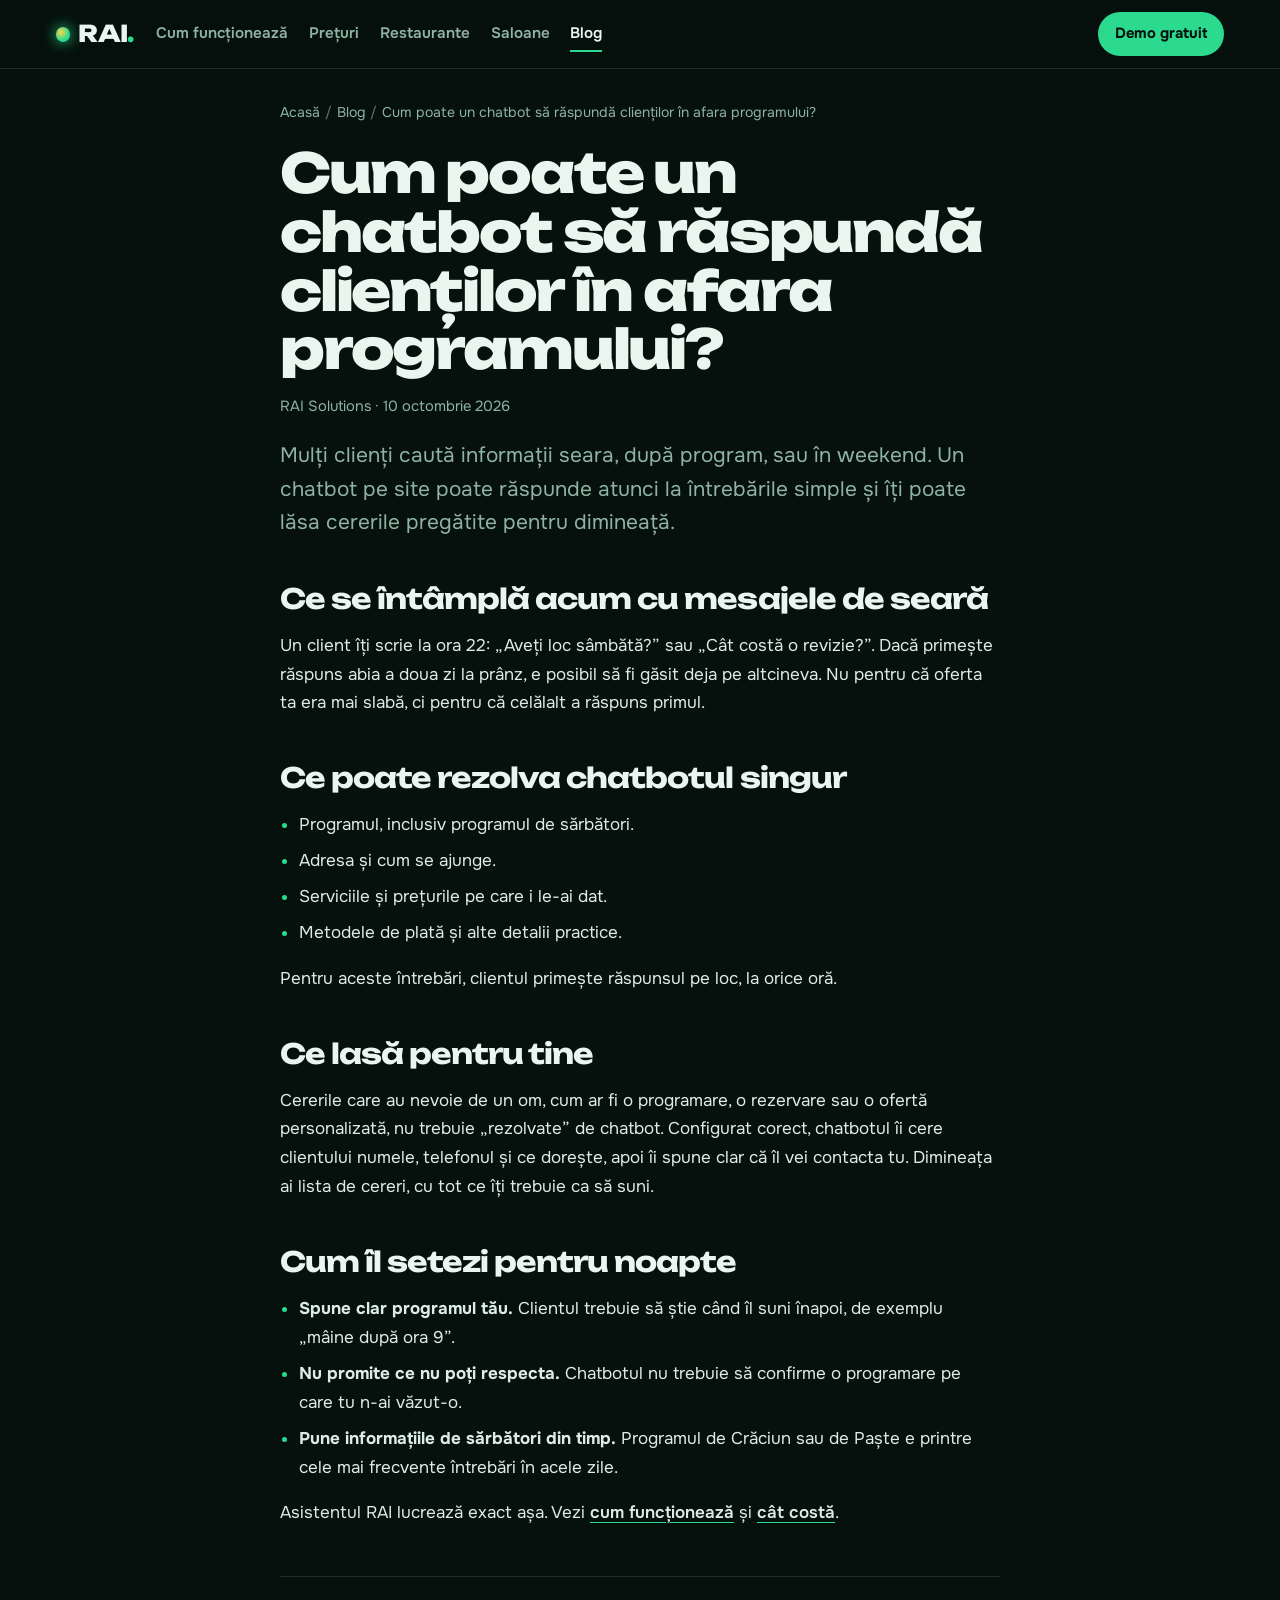
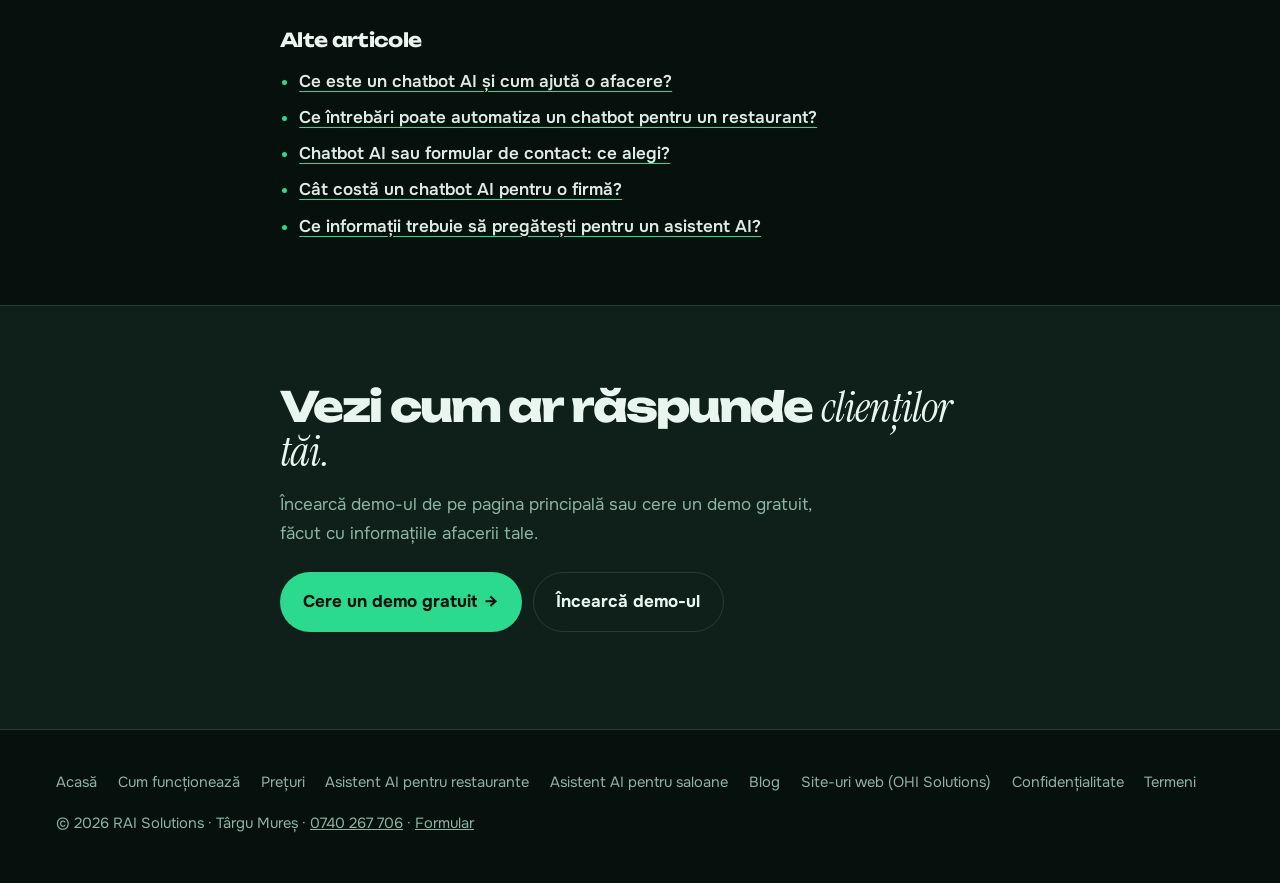
<file: blog/chatbot-raspunsuri-in-afara-programului.html>
<!DOCTYPE html>
<html lang="ro">
<head>
<meta charset="utf-8">
<meta name="viewport" content="width=device-width, initial-scale=1, viewport-fit=cover">
<title>Cum poate un chatbot să răspundă clienților în afara programului? | RAI Solutions</title>
<meta name="description" content="Cum răspunde un chatbot AI clienților seara, în weekend și de sărbători, ce poate rezolva singur și cum îți predă cererile pe care le preiei a doua zi.">
<link rel="canonical" href="https://rais-pi.vercel.app/blog/chatbot-raspunsuri-in-afara-programului">
<meta name="robots" content="index, follow">
<meta property="og:type" content="article">
<meta property="og:locale" content="ro_RO">
<meta property="og:site_name" content="RAI Solutions">
<meta property="og:title" content="Cum poate un chatbot să răspundă clienților în afara programului? | RAI Solutions">
<meta property="og:description" content="Cum răspunde un chatbot AI clienților seara, în weekend și de sărbători, ce poate rezolva singur și cum îți predă cererile pe care le preiei a doua zi.">
<meta property="og:url" content="https://rais-pi.vercel.app/blog/chatbot-raspunsuri-in-afara-programului">
<meta property="og:image" content="https://rais-pi.vercel.app/og-image.png">
<meta property="og:image:width" content="1200">
<meta property="og:image:height" content="630">
<meta name="twitter:card" content="summary_large_image">
<meta name="theme-color" content="#06110D">
<link rel="icon" href="/favicon.ico" sizes="any">
<link rel="icon" href="/icon-512.png" type="image/png">
<link rel="apple-touch-icon" href="/apple-touch-icon.png">
<link rel="preconnect" href="https://fonts.googleapis.com">
<link rel="preconnect" href="https://fonts.gstatic.com" crossorigin>
<link rel="preload" href="https://fonts.googleapis.com/css2?family=Unbounded:wght@700;800&family=Onest:wght@400;600;700&family=Instrument+Serif:ital@1&display=swap" as="style" onload="this.onload=null;this.rel='stylesheet'"><noscript><link rel="stylesheet" href="https://fonts.googleapis.com/css2?family=Unbounded:wght@700;800&family=Onest:wght@400;600;700&family=Instrument+Serif:ital@1&display=swap"></noscript>
<link rel="stylesheet" href="/pagini.css">
<script type="application/ld+json">[{"@context": "https://schema.org", "@type": "BreadcrumbList", "itemListElement": [{"@type": "ListItem", "position": 1, "name": "Acasă", "item": "https://rais-pi.vercel.app/"}, {"@type": "ListItem", "position": 2, "name": "Blog", "item": "https://rais-pi.vercel.app/blog"}, {"@type": "ListItem", "position": 3, "name": "Cum poate un chatbot să răspundă clienților în afara programului?", "item": "https://rais-pi.vercel.app/blog/chatbot-raspunsuri-in-afara-programului"}]}, {"@context": "https://schema.org", "@type": "Article", "headline": "Cum poate un chatbot să răspundă clienților în afara programului?", "description": "Cum răspunde un chatbot AI clienților seara, în weekend și de sărbători, ce poate rezolva singur și cum îți predă cererile pe care le preiei a doua zi.", "inLanguage": "ro-RO", "datePublished": "2026-10-10", "dateModified": "2026-10-10", "author": {"@type": "Organization", "name": "RAI Solutions", "url": "https://rais-pi.vercel.app/"}, "publisher": {"@type": "Organization", "name": "RAI Solutions", "logo": {"@type": "ImageObject", "url": "https://rais-pi.vercel.app/icon-512.png"}}, "image": "https://rais-pi.vercel.app/og-image.png", "mainEntityOfPage": "https://rais-pi.vercel.app/blog/chatbot-raspunsuri-in-afara-programului"}]</script>
</head>
<body>
<a class="skip" href="#continut">Sari la conținut</a>
<header class="top">
  <div class="wrap bar">
    <a class="brand" href="/" aria-label="RAI Solutions, pagina principală"><i aria-hidden="true"></i>RAI<span>.</span></a>
    <nav class="nav" aria-label="Principal"><a href="/cum-functioneaza">Cum funcționează</a><a href="/preturi">Prețuri</a><a href="/asistent-ai-restaurante">Restaurante</a><a href="/asistent-ai-saloane">Saloane</a><a href="/blog" aria-current="page">Blog</a></nav>
    <a class="btn btn-main btn-sm" href="/?pachet=demo#cerere">Demo gratuit</a>
  </div>
</header>
<main id="continut">
  <div class="wrap narrow">
    <nav class="crumbs" aria-label="Breadcrumb"><ol><li><a href="/">Acasă</a></li><li><a href="/blog">Blog</a></li><li aria-current="page">Cum poate un chatbot să răspundă clienților în afara programului?</li></ol></nav>
    <h1>Cum poate un chatbot să răspundă clienților în afara programului?</h1>
    <p class="meta">RAI Solutions · <time datetime="2026-10-10">10 octombrie 2026</time></p>
    <p class="lead">Mulți clienți caută informații seara, după program, sau în weekend. Un chatbot pe site poate răspunde atunci la întrebările simple și îți poate lăsa cererile pregătite pentru dimineață.</p>
    <div class="prose">
<h2>Ce se întâmplă acum cu mesajele de seară</h2>
<p>Un client îți scrie la ora 22: „Aveți loc sâmbătă?” sau „Cât costă o revizie?”. Dacă primește răspuns abia a doua zi la prânz, e posibil să fi găsit deja pe altcineva. Nu pentru că oferta ta era mai slabă, ci pentru că celălalt a răspuns primul.</p>

<h2>Ce poate rezolva chatbotul singur</h2>
<ul>
<li>Programul, inclusiv programul de sărbători.</li>
<li>Adresa și cum se ajunge.</li>
<li>Serviciile și prețurile pe care i le-ai dat.</li>
<li>Metodele de plată și alte detalii practice.</li>
</ul>
<p>Pentru aceste întrebări, clientul primește răspunsul pe loc, la orice oră.</p>

<h2>Ce lasă pentru tine</h2>
<p>Cererile care au nevoie de un om, cum ar fi o programare, o rezervare sau o ofertă personalizată, nu trebuie „rezolvate” de chatbot. Configurat corect, chatbotul îi cere clientului numele, telefonul și ce dorește, apoi îi spune clar că îl vei contacta tu. Dimineața ai lista de cereri, cu tot ce îți trebuie ca să suni.</p>

<h2>Cum îl setezi pentru noapte</h2>
<ul>
<li><b>Spune clar programul tău.</b> Clientul trebuie să știe când îl suni înapoi, de exemplu „mâine după ora 9”.</li>
<li><b>Nu promite ce nu poți respecta.</b> Chatbotul nu trebuie să confirme o programare pe care tu n-ai văzut-o.</li>
<li><b>Pune informațiile de sărbători din timp.</b> Programul de Crăciun sau de Paște e printre cele mai frecvente întrebări în acele zile.</li>
</ul>

<p>Asistentul RAI lucrează exact așa. Vezi <a href="/cum-functioneaza">cum funcționează</a> și <a href="/preturi">cât costă</a>.</p>

<nav class="related" aria-label="Alte articole"><h2>Alte articole</h2><ul><li><a href="/blog/ce-este-un-chatbot-ai">Ce este un chatbot AI și cum ajută o afacere?</a></li><li><a href="/blog/intrebari-chatbot-restaurant">Ce întrebări poate automatiza un chatbot pentru un restaurant?</a></li><li><a href="/blog/chatbot-ai-sau-formular-de-contact">Chatbot AI sau formular de contact: ce alegi?</a></li><li><a href="/blog/cat-costa-un-chatbot-ai">Cât costă un chatbot AI pentru o firmă?</a></li><li><a href="/blog/informatii-pentru-asistent-ai">Ce informații trebuie să pregătești pentru un asistent AI?</a></li></ul></nav>
    </div>
  </div>
  <section class="band" aria-labelledby="h-cta">
    <div class="wrap narrow">
      <h2 id="h-cta">Vezi cum ar răspunde <em>clienților tăi.</em></h2>
      <p>Încearcă demo-ul de pe pagina principală sau cere un demo gratuit, făcut cu informațiile afacerii tale.</p>
      <p class="ctas"><a class="btn btn-main" href="/?pachet=demo#cerere">Cere un demo gratuit <span aria-hidden="true">→</span></a><a class="btn btn-ghost" href="/#incearca">Încearcă demo-ul</a></p>
    </div>
  </section>
</main>
<footer class="foot">
  <div class="wrap">
    <nav class="foot-links" aria-label="Pagini"><a href="/">Acasă</a><a href="/cum-functioneaza">Cum funcționează</a><a href="/preturi">Prețuri</a><a href="/asistent-ai-restaurante">Asistent AI pentru restaurante</a><a href="/asistent-ai-saloane">Asistent AI pentru saloane</a><a href="/blog">Blog</a><a href="https://ohis-gamma.vercel.app/" rel="noopener">Site-uri web (OHI Solutions)</a><a href="/confidentialitate">Confidențialitate</a><a href="/termeni">Termeni</a></nav>
    <p>© <span id="yr">2026</span> RAI Solutions · Târgu Mureș · <a href="tel:+40740267706">0740 267 706</a> · <a href="/#cerere">Formular</a></p>
  </div>
</footer>
<script>document.getElementById("yr").textContent=new Date().getFullYear()</script>
</body>
</html>
</file>
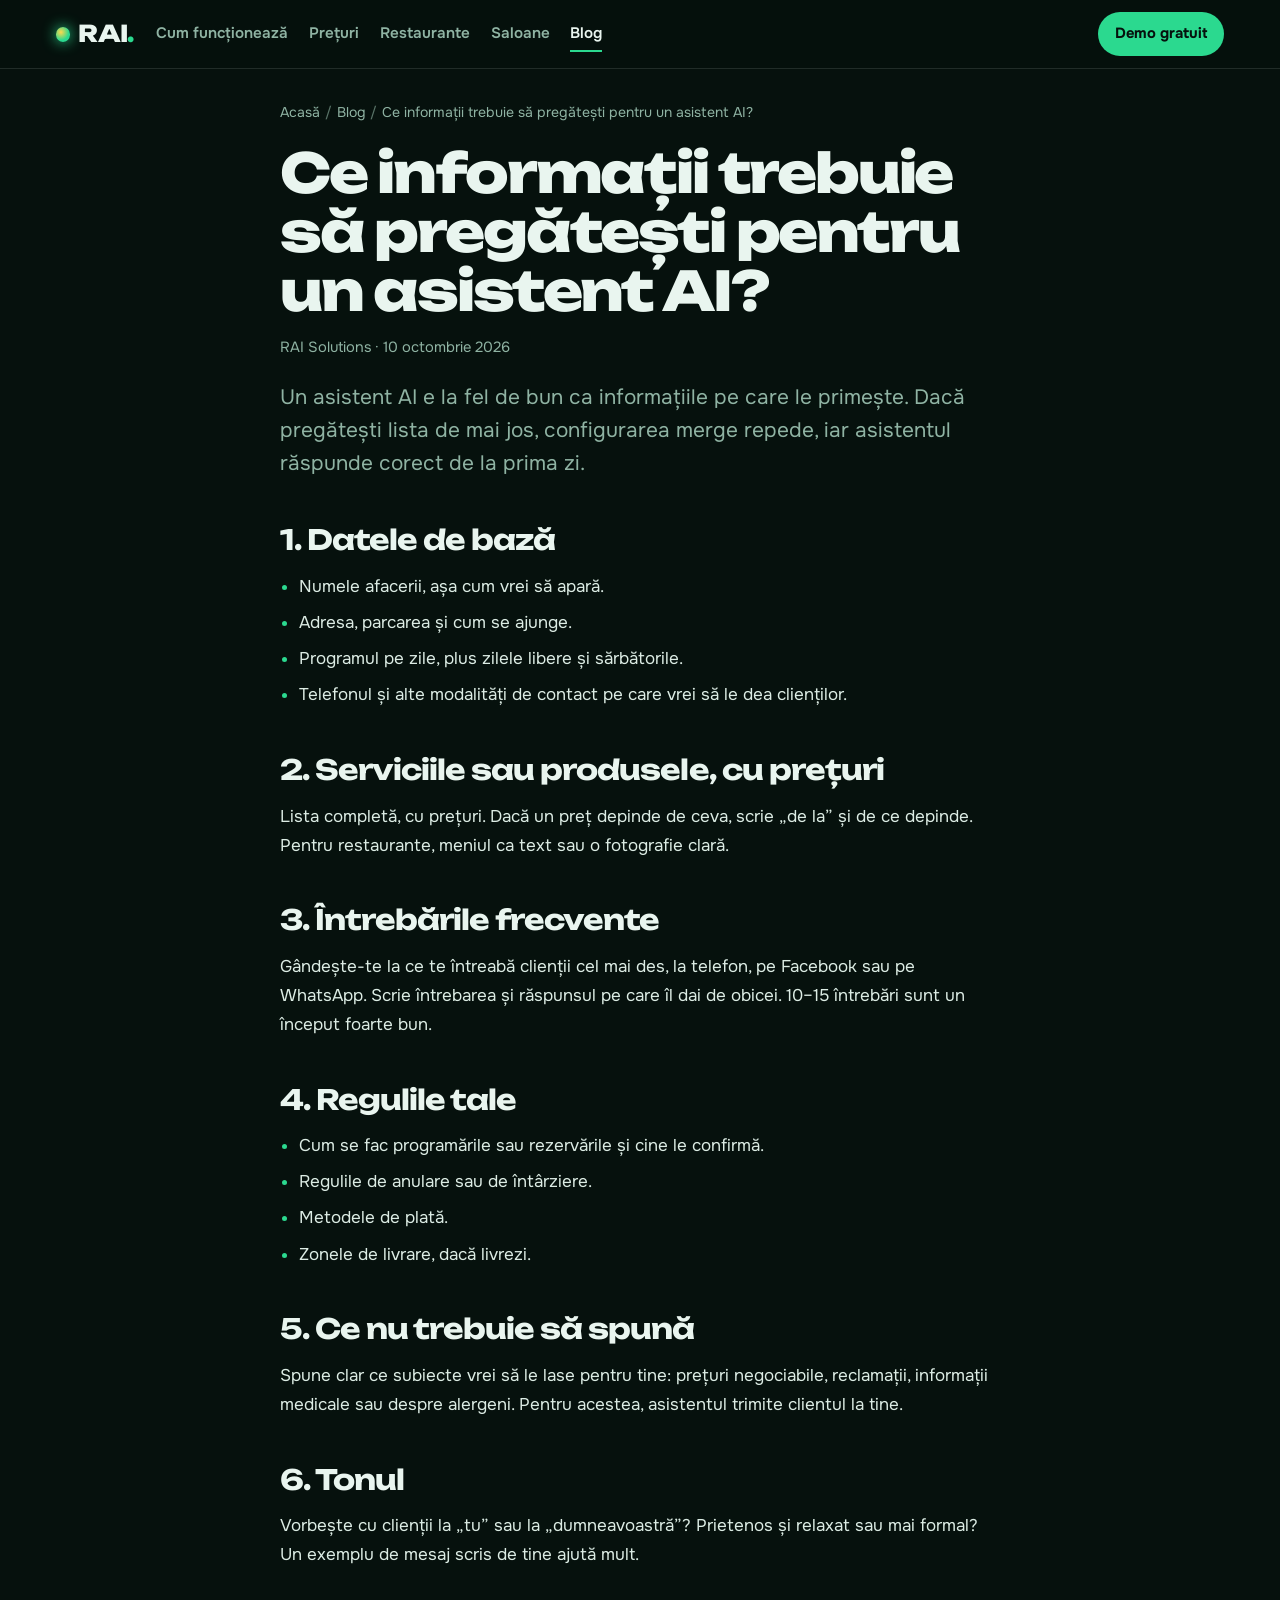
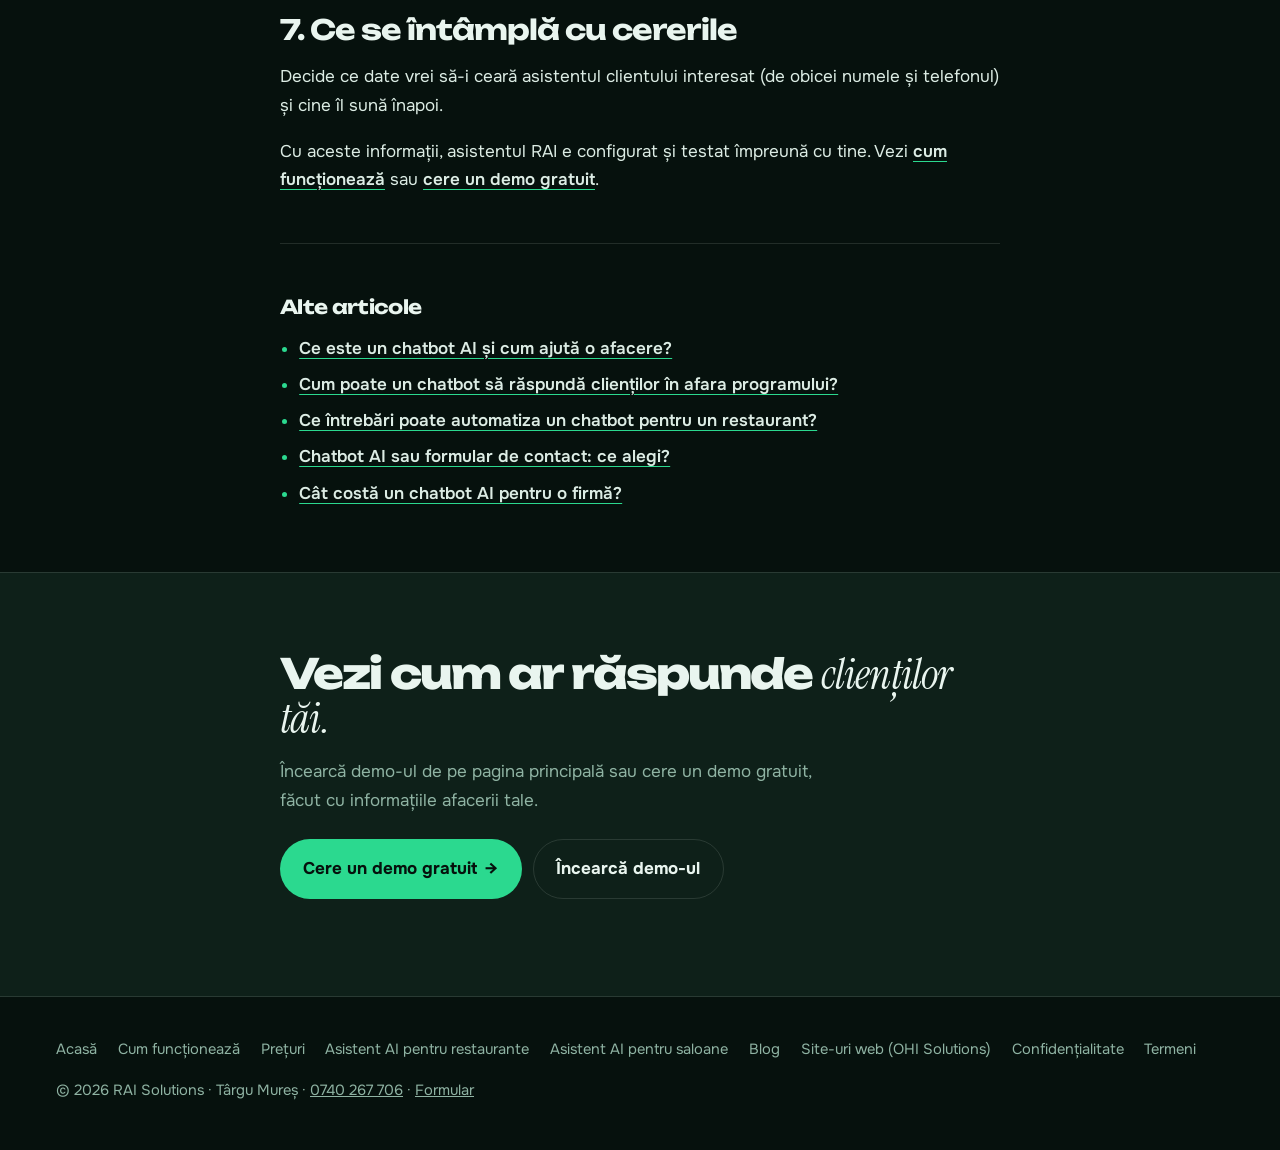
<file: blog/informatii-pentru-asistent-ai.html>
<!DOCTYPE html>
<html lang="ro">
<head>
<meta charset="utf-8">
<meta name="viewport" content="width=device-width, initial-scale=1, viewport-fit=cover">
<title>Ce informații trebuie să pregătești pentru un asistent AI? | RAI Solutions</title>
<meta name="description" content="Lista informațiilor de pregătit pentru un asistent AI pe site: date de bază, servicii și prețuri, întrebări frecvente, reguli și ce face asistentul când nu știe.">
<link rel="canonical" href="https://rais-pi.vercel.app/blog/informatii-pentru-asistent-ai">
<meta name="robots" content="index, follow">
<meta property="og:type" content="article">
<meta property="og:locale" content="ro_RO">
<meta property="og:site_name" content="RAI Solutions">
<meta property="og:title" content="Ce informații trebuie să pregătești pentru un asistent AI? | RAI Solutions">
<meta property="og:description" content="Lista informațiilor de pregătit pentru un asistent AI pe site: date de bază, servicii și prețuri, întrebări frecvente, reguli și ce face asistentul când nu știe.">
<meta property="og:url" content="https://rais-pi.vercel.app/blog/informatii-pentru-asistent-ai">
<meta property="og:image" content="https://rais-pi.vercel.app/og-image.png">
<meta property="og:image:width" content="1200">
<meta property="og:image:height" content="630">
<meta name="twitter:card" content="summary_large_image">
<meta name="theme-color" content="#06110D">
<link rel="icon" href="/favicon.ico" sizes="any">
<link rel="icon" href="/icon-512.png" type="image/png">
<link rel="apple-touch-icon" href="/apple-touch-icon.png">
<link rel="preconnect" href="https://fonts.googleapis.com">
<link rel="preconnect" href="https://fonts.gstatic.com" crossorigin>
<link rel="preload" href="https://fonts.googleapis.com/css2?family=Unbounded:wght@700;800&family=Onest:wght@400;600;700&family=Instrument+Serif:ital@1&display=swap" as="style" onload="this.onload=null;this.rel='stylesheet'"><noscript><link rel="stylesheet" href="https://fonts.googleapis.com/css2?family=Unbounded:wght@700;800&family=Onest:wght@400;600;700&family=Instrument+Serif:ital@1&display=swap"></noscript>
<link rel="stylesheet" href="/pagini.css">
<script type="application/ld+json">[{"@context": "https://schema.org", "@type": "BreadcrumbList", "itemListElement": [{"@type": "ListItem", "position": 1, "name": "Acasă", "item": "https://rais-pi.vercel.app/"}, {"@type": "ListItem", "position": 2, "name": "Blog", "item": "https://rais-pi.vercel.app/blog"}, {"@type": "ListItem", "position": 3, "name": "Ce informații trebuie să pregătești pentru un asistent AI?", "item": "https://rais-pi.vercel.app/blog/informatii-pentru-asistent-ai"}]}, {"@context": "https://schema.org", "@type": "Article", "headline": "Ce informații trebuie să pregătești pentru un asistent AI?", "description": "Lista informațiilor de pregătit pentru un asistent AI pe site: date de bază, servicii și prețuri, întrebări frecvente, reguli și ce face asistentul când nu știe.", "inLanguage": "ro-RO", "datePublished": "2026-10-10", "dateModified": "2026-10-10", "author": {"@type": "Organization", "name": "RAI Solutions", "url": "https://rais-pi.vercel.app/"}, "publisher": {"@type": "Organization", "name": "RAI Solutions", "logo": {"@type": "ImageObject", "url": "https://rais-pi.vercel.app/icon-512.png"}}, "image": "https://rais-pi.vercel.app/og-image.png", "mainEntityOfPage": "https://rais-pi.vercel.app/blog/informatii-pentru-asistent-ai"}]</script>
</head>
<body>
<a class="skip" href="#continut">Sari la conținut</a>
<header class="top">
  <div class="wrap bar">
    <a class="brand" href="/" aria-label="RAI Solutions, pagina principală"><i aria-hidden="true"></i>RAI<span>.</span></a>
    <nav class="nav" aria-label="Principal"><a href="/cum-functioneaza">Cum funcționează</a><a href="/preturi">Prețuri</a><a href="/asistent-ai-restaurante">Restaurante</a><a href="/asistent-ai-saloane">Saloane</a><a href="/blog" aria-current="page">Blog</a></nav>
    <a class="btn btn-main btn-sm" href="/?pachet=demo#cerere">Demo gratuit</a>
  </div>
</header>
<main id="continut">
  <div class="wrap narrow">
    <nav class="crumbs" aria-label="Breadcrumb"><ol><li><a href="/">Acasă</a></li><li><a href="/blog">Blog</a></li><li aria-current="page">Ce informații trebuie să pregătești pentru un asistent AI?</li></ol></nav>
    <h1>Ce informații trebuie să pregătești pentru un asistent AI?</h1>
    <p class="meta">RAI Solutions · <time datetime="2026-10-10">10 octombrie 2026</time></p>
    <p class="lead">Un asistent AI e la fel de bun ca informațiile pe care le primește. Dacă pregătești lista de mai jos, configurarea merge repede, iar asistentul răspunde corect de la prima zi.</p>
    <div class="prose">
<h2>1. Datele de bază</h2>
<ul>
<li>Numele afacerii, așa cum vrei să apară.</li>
<li>Adresa, parcarea și cum se ajunge.</li>
<li>Programul pe zile, plus zilele libere și sărbătorile.</li>
<li>Telefonul și alte modalități de contact pe care vrei să le dea clienților.</li>
</ul>

<h2>2. Serviciile sau produsele, cu prețuri</h2>
<p>Lista completă, cu prețuri. Dacă un preț depinde de ceva, scrie „de la” și de ce depinde. Pentru restaurante, meniul ca text sau o fotografie clară.</p>

<h2>3. Întrebările frecvente</h2>
<p>Gândește-te la ce te întreabă clienții cel mai des, la telefon, pe Facebook sau pe WhatsApp. Scrie întrebarea și răspunsul pe care îl dai de obicei. 10–15 întrebări sunt un început foarte bun.</p>

<h2>4. Regulile tale</h2>
<ul>
<li>Cum se fac programările sau rezervările și cine le confirmă.</li>
<li>Regulile de anulare sau de întârziere.</li>
<li>Metodele de plată.</li>
<li>Zonele de livrare, dacă livrezi.</li>
</ul>

<h2>5. Ce nu trebuie să spună</h2>
<p>Spune clar ce subiecte vrei să le lase pentru tine: prețuri negociabile, reclamații, informații medicale sau despre alergeni. Pentru acestea, asistentul trimite clientul la tine.</p>

<h2>6. Tonul</h2>
<p>Vorbește cu clienții la „tu” sau la „dumneavoastră”? Prietenos și relaxat sau mai formal? Un exemplu de mesaj scris de tine ajută mult.</p>

<h2>7. Ce se întâmplă cu cererile</h2>
<p>Decide ce date vrei să-i ceară asistentul clientului interesat (de obicei numele și telefonul) și cine îl sună înapoi.</p>

<p>Cu aceste informații, asistentul RAI e configurat și testat împreună cu tine. Vezi <a href="/cum-functioneaza">cum funcționează</a> sau <a href="/?pachet=demo#cerere">cere un demo gratuit</a>.</p>

<nav class="related" aria-label="Alte articole"><h2>Alte articole</h2><ul><li><a href="/blog/ce-este-un-chatbot-ai">Ce este un chatbot AI și cum ajută o afacere?</a></li><li><a href="/blog/chatbot-raspunsuri-in-afara-programului">Cum poate un chatbot să răspundă clienților în afara programului?</a></li><li><a href="/blog/intrebari-chatbot-restaurant">Ce întrebări poate automatiza un chatbot pentru un restaurant?</a></li><li><a href="/blog/chatbot-ai-sau-formular-de-contact">Chatbot AI sau formular de contact: ce alegi?</a></li><li><a href="/blog/cat-costa-un-chatbot-ai">Cât costă un chatbot AI pentru o firmă?</a></li></ul></nav>
    </div>
  </div>
  <section class="band" aria-labelledby="h-cta">
    <div class="wrap narrow">
      <h2 id="h-cta">Vezi cum ar răspunde <em>clienților tăi.</em></h2>
      <p>Încearcă demo-ul de pe pagina principală sau cere un demo gratuit, făcut cu informațiile afacerii tale.</p>
      <p class="ctas"><a class="btn btn-main" href="/?pachet=demo#cerere">Cere un demo gratuit <span aria-hidden="true">→</span></a><a class="btn btn-ghost" href="/#incearca">Încearcă demo-ul</a></p>
    </div>
  </section>
</main>
<footer class="foot">
  <div class="wrap">
    <nav class="foot-links" aria-label="Pagini"><a href="/">Acasă</a><a href="/cum-functioneaza">Cum funcționează</a><a href="/preturi">Prețuri</a><a href="/asistent-ai-restaurante">Asistent AI pentru restaurante</a><a href="/asistent-ai-saloane">Asistent AI pentru saloane</a><a href="/blog">Blog</a><a href="https://ohis-gamma.vercel.app/" rel="noopener">Site-uri web (OHI Solutions)</a><a href="/confidentialitate">Confidențialitate</a><a href="/termeni">Termeni</a></nav>
    <p>© <span id="yr">2026</span> RAI Solutions · Târgu Mureș · <a href="tel:+40740267706">0740 267 706</a> · <a href="/#cerere">Formular</a></p>
  </div>
</footer>
<script>document.getElementById("yr").textContent=new Date().getFullYear()</script>
</body>
</html>
</file>
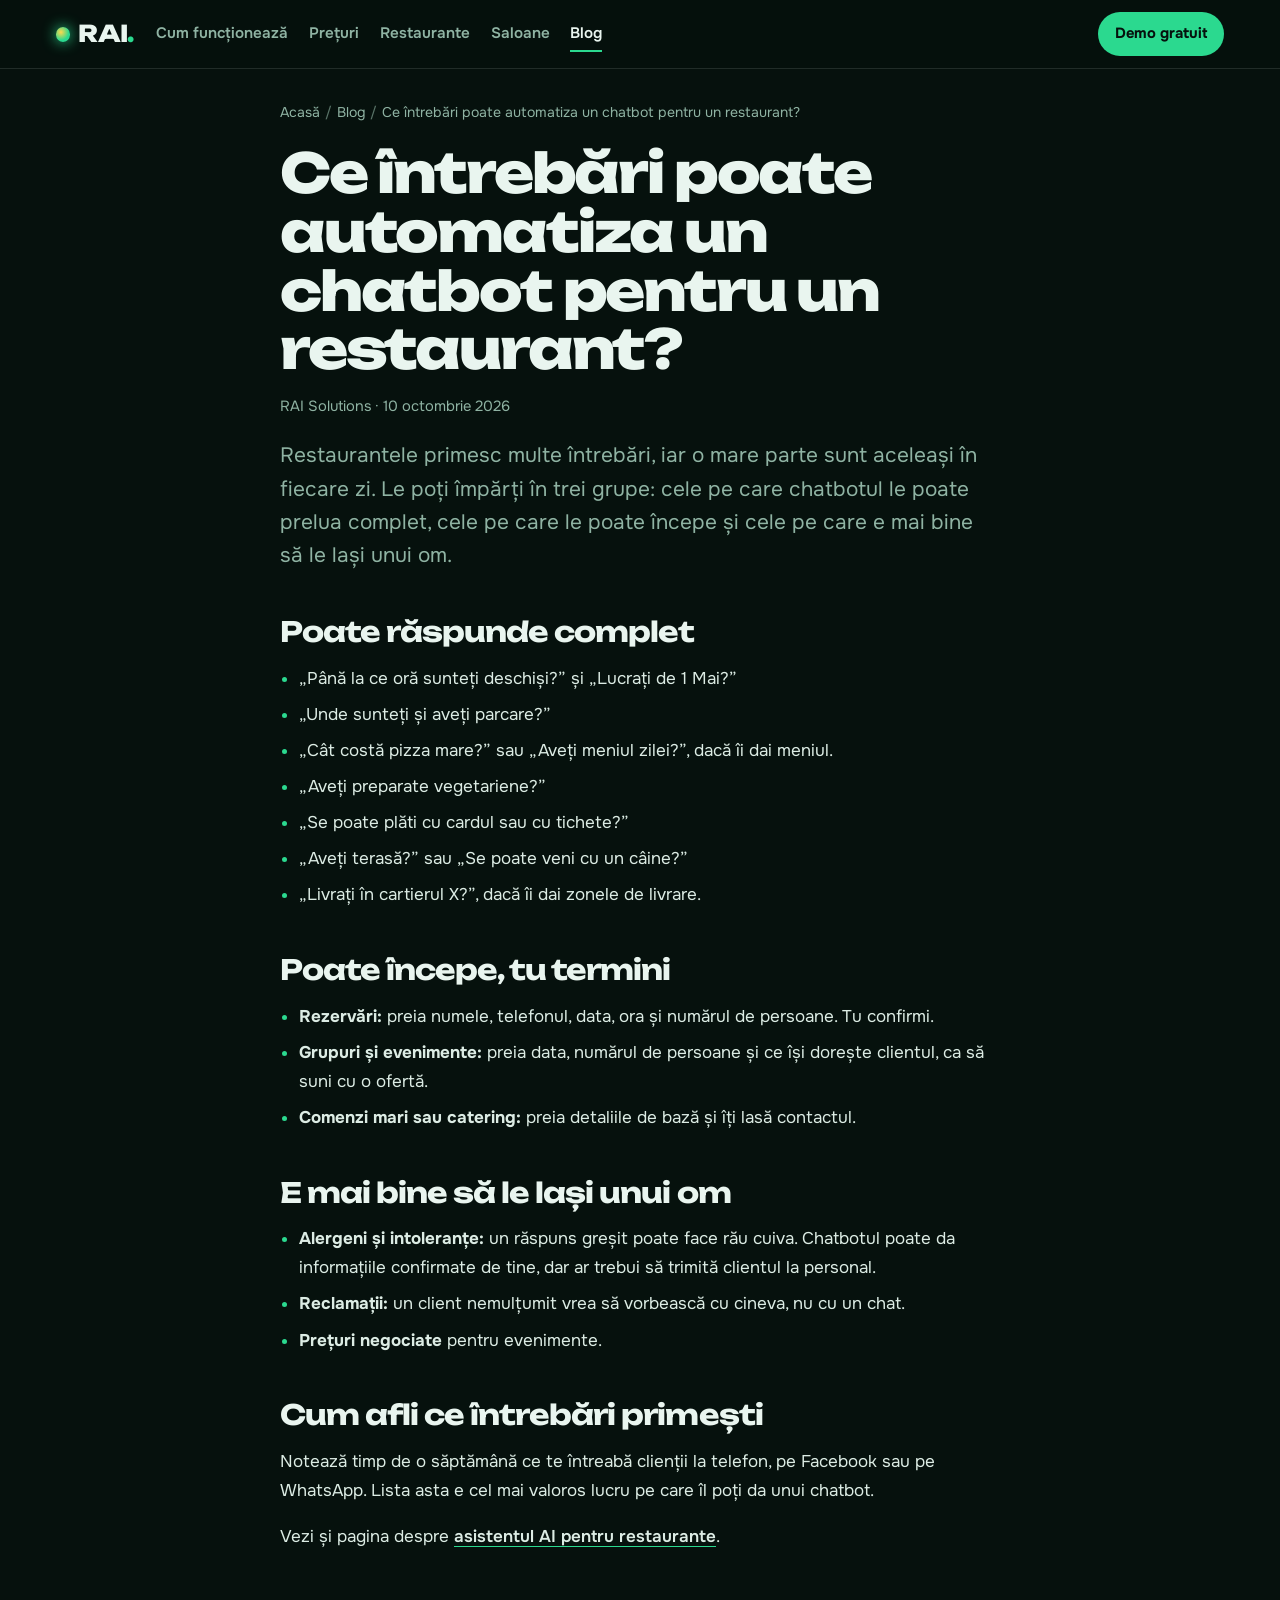
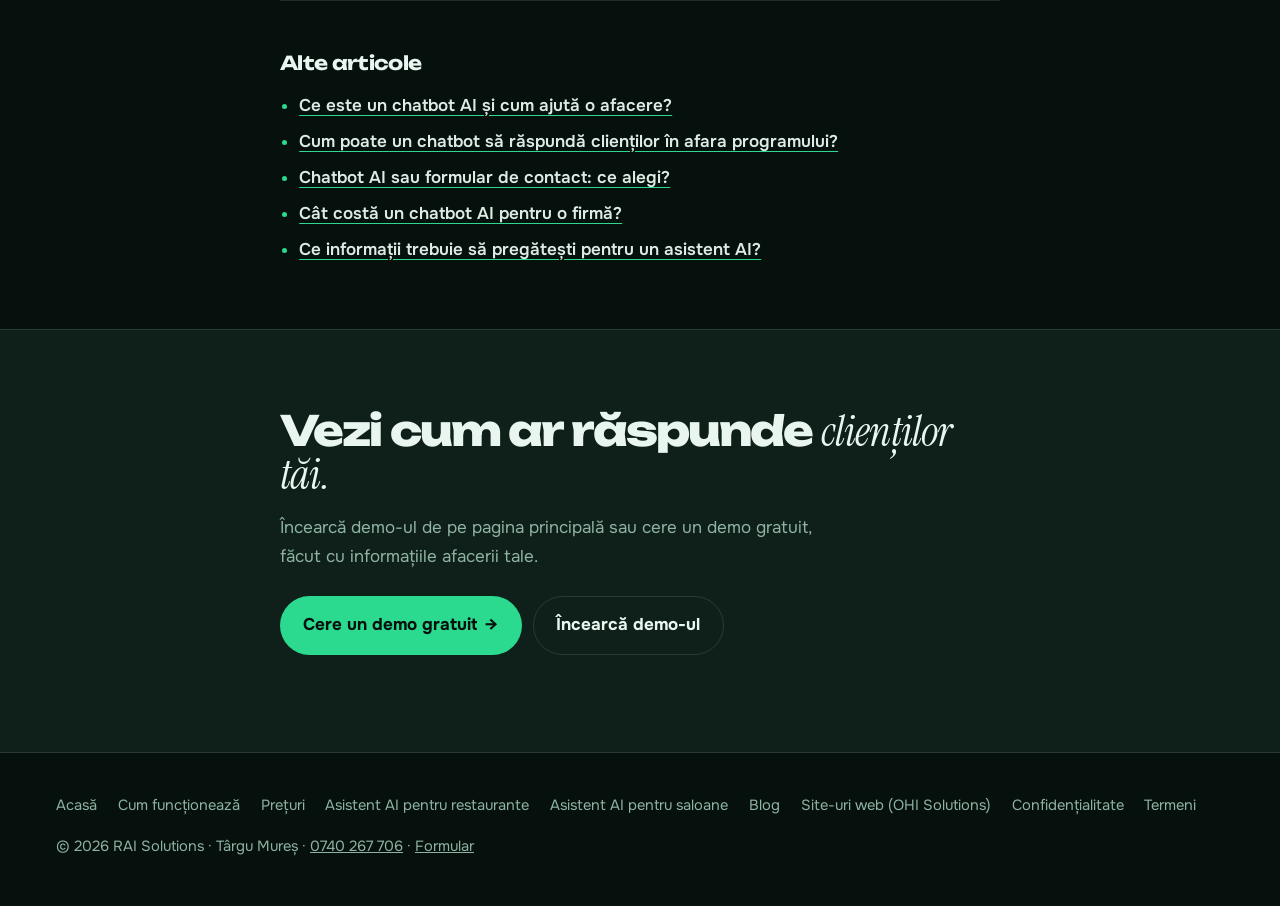
<file: blog/intrebari-chatbot-restaurant.html>
<!DOCTYPE html>
<html lang="ro">
<head>
<meta charset="utf-8">
<meta name="viewport" content="width=device-width, initial-scale=1, viewport-fit=cover">
<title>Ce întrebări poate automatiza un chatbot pentru un restaurant? | RAI Solutions</title>
<meta name="description" content="O listă practică de întrebări pe care un chatbot le poate prelua pentru un restaurant, grupate pe momente, plus întrebările pe care e mai bine să le lași unui om.">
<link rel="canonical" href="https://rais-pi.vercel.app/blog/intrebari-chatbot-restaurant">
<meta name="robots" content="index, follow">
<meta property="og:type" content="article">
<meta property="og:locale" content="ro_RO">
<meta property="og:site_name" content="RAI Solutions">
<meta property="og:title" content="Ce întrebări poate automatiza un chatbot pentru un restaurant? | RAI Solutions">
<meta property="og:description" content="O listă practică de întrebări pe care un chatbot le poate prelua pentru un restaurant, grupate pe momente, plus întrebările pe care e mai bine să le lași unui om.">
<meta property="og:url" content="https://rais-pi.vercel.app/blog/intrebari-chatbot-restaurant">
<meta property="og:image" content="https://rais-pi.vercel.app/og-image.png">
<meta property="og:image:width" content="1200">
<meta property="og:image:height" content="630">
<meta name="twitter:card" content="summary_large_image">
<meta name="theme-color" content="#06110D">
<link rel="icon" href="/favicon.ico" sizes="any">
<link rel="icon" href="/icon-512.png" type="image/png">
<link rel="apple-touch-icon" href="/apple-touch-icon.png">
<link rel="preconnect" href="https://fonts.googleapis.com">
<link rel="preconnect" href="https://fonts.gstatic.com" crossorigin>
<link rel="preload" href="https://fonts.googleapis.com/css2?family=Unbounded:wght@700;800&family=Onest:wght@400;600;700&family=Instrument+Serif:ital@1&display=swap" as="style" onload="this.onload=null;this.rel='stylesheet'"><noscript><link rel="stylesheet" href="https://fonts.googleapis.com/css2?family=Unbounded:wght@700;800&family=Onest:wght@400;600;700&family=Instrument+Serif:ital@1&display=swap"></noscript>
<link rel="stylesheet" href="/pagini.css">
<script type="application/ld+json">[{"@context": "https://schema.org", "@type": "BreadcrumbList", "itemListElement": [{"@type": "ListItem", "position": 1, "name": "Acasă", "item": "https://rais-pi.vercel.app/"}, {"@type": "ListItem", "position": 2, "name": "Blog", "item": "https://rais-pi.vercel.app/blog"}, {"@type": "ListItem", "position": 3, "name": "Ce întrebări poate automatiza un chatbot pentru un restaurant?", "item": "https://rais-pi.vercel.app/blog/intrebari-chatbot-restaurant"}]}, {"@context": "https://schema.org", "@type": "Article", "headline": "Ce întrebări poate automatiza un chatbot pentru un restaurant?", "description": "O listă practică de întrebări pe care un chatbot le poate prelua pentru un restaurant, grupate pe momente, plus întrebările pe care e mai bine să le lași unui om.", "inLanguage": "ro-RO", "datePublished": "2026-10-10", "dateModified": "2026-10-10", "author": {"@type": "Organization", "name": "RAI Solutions", "url": "https://rais-pi.vercel.app/"}, "publisher": {"@type": "Organization", "name": "RAI Solutions", "logo": {"@type": "ImageObject", "url": "https://rais-pi.vercel.app/icon-512.png"}}, "image": "https://rais-pi.vercel.app/og-image.png", "mainEntityOfPage": "https://rais-pi.vercel.app/blog/intrebari-chatbot-restaurant"}]</script>
</head>
<body>
<a class="skip" href="#continut">Sari la conținut</a>
<header class="top">
  <div class="wrap bar">
    <a class="brand" href="/" aria-label="RAI Solutions, pagina principală"><i aria-hidden="true"></i>RAI<span>.</span></a>
    <nav class="nav" aria-label="Principal"><a href="/cum-functioneaza">Cum funcționează</a><a href="/preturi">Prețuri</a><a href="/asistent-ai-restaurante">Restaurante</a><a href="/asistent-ai-saloane">Saloane</a><a href="/blog" aria-current="page">Blog</a></nav>
    <a class="btn btn-main btn-sm" href="/?pachet=demo#cerere">Demo gratuit</a>
  </div>
</header>
<main id="continut">
  <div class="wrap narrow">
    <nav class="crumbs" aria-label="Breadcrumb"><ol><li><a href="/">Acasă</a></li><li><a href="/blog">Blog</a></li><li aria-current="page">Ce întrebări poate automatiza un chatbot pentru un restaurant?</li></ol></nav>
    <h1>Ce întrebări poate automatiza un chatbot pentru un restaurant?</h1>
    <p class="meta">RAI Solutions · <time datetime="2026-10-10">10 octombrie 2026</time></p>
    <p class="lead">Restaurantele primesc multe întrebări, iar o mare parte sunt aceleași în fiecare zi. Le poți împărți în trei grupe: cele pe care chatbotul le poate prelua complet, cele pe care le poate începe și cele pe care e mai bine să le lași unui om.</p>
    <div class="prose">
<h2>Poate răspunde complet</h2>
<ul>
<li>„Până la ce oră sunteți deschiși?” și „Lucrați de 1 Mai?”</li>
<li>„Unde sunteți și aveți parcare?”</li>
<li>„Cât costă pizza mare?” sau „Aveți meniul zilei?”, dacă îi dai meniul.</li>
<li>„Aveți preparate vegetariene?”</li>
<li>„Se poate plăti cu cardul sau cu tichete?”</li>
<li>„Aveți terasă?” sau „Se poate veni cu un câine?”</li>
<li>„Livrați în cartierul X?”, dacă îi dai zonele de livrare.</li>
</ul>

<h2>Poate începe, tu termini</h2>
<ul>
<li><b>Rezervări:</b> preia numele, telefonul, data, ora și numărul de persoane. Tu confirmi.</li>
<li><b>Grupuri și evenimente:</b> preia data, numărul de persoane și ce își dorește clientul, ca să suni cu o ofertă.</li>
<li><b>Comenzi mari sau catering:</b> preia detaliile de bază și îți lasă contactul.</li>
</ul>

<h2>E mai bine să le lași unui om</h2>
<ul>
<li><b>Alergeni și intoleranțe:</b> un răspuns greșit poate face rău cuiva. Chatbotul poate da informațiile confirmate de tine, dar ar trebui să trimită clientul la personal.</li>
<li><b>Reclamații:</b> un client nemulțumit vrea să vorbească cu cineva, nu cu un chat.</li>
<li><b>Prețuri negociate</b> pentru evenimente.</li>
</ul>

<h2>Cum afli ce întrebări primești</h2>
<p>Notează timp de o săptămână ce te întreabă clienții la telefon, pe Facebook sau pe WhatsApp. Lista asta e cel mai valoros lucru pe care îl poți da unui chatbot.</p>

<p>Vezi și pagina despre <a href="/asistent-ai-restaurante">asistentul AI pentru restaurante</a>.</p>

<nav class="related" aria-label="Alte articole"><h2>Alte articole</h2><ul><li><a href="/blog/ce-este-un-chatbot-ai">Ce este un chatbot AI și cum ajută o afacere?</a></li><li><a href="/blog/chatbot-raspunsuri-in-afara-programului">Cum poate un chatbot să răspundă clienților în afara programului?</a></li><li><a href="/blog/chatbot-ai-sau-formular-de-contact">Chatbot AI sau formular de contact: ce alegi?</a></li><li><a href="/blog/cat-costa-un-chatbot-ai">Cât costă un chatbot AI pentru o firmă?</a></li><li><a href="/blog/informatii-pentru-asistent-ai">Ce informații trebuie să pregătești pentru un asistent AI?</a></li></ul></nav>
    </div>
  </div>
  <section class="band" aria-labelledby="h-cta">
    <div class="wrap narrow">
      <h2 id="h-cta">Vezi cum ar răspunde <em>clienților tăi.</em></h2>
      <p>Încearcă demo-ul de pe pagina principală sau cere un demo gratuit, făcut cu informațiile afacerii tale.</p>
      <p class="ctas"><a class="btn btn-main" href="/?pachet=demo#cerere">Cere un demo gratuit <span aria-hidden="true">→</span></a><a class="btn btn-ghost" href="/#incearca">Încearcă demo-ul</a></p>
    </div>
  </section>
</main>
<footer class="foot">
  <div class="wrap">
    <nav class="foot-links" aria-label="Pagini"><a href="/">Acasă</a><a href="/cum-functioneaza">Cum funcționează</a><a href="/preturi">Prețuri</a><a href="/asistent-ai-restaurante">Asistent AI pentru restaurante</a><a href="/asistent-ai-saloane">Asistent AI pentru saloane</a><a href="/blog">Blog</a><a href="https://ohis-gamma.vercel.app/" rel="noopener">Site-uri web (OHI Solutions)</a><a href="/confidentialitate">Confidențialitate</a><a href="/termeni">Termeni</a></nav>
    <p>© <span id="yr">2026</span> RAI Solutions · Târgu Mureș · <a href="tel:+40740267706">0740 267 706</a> · <a href="/#cerere">Formular</a></p>
  </div>
</footer>
<script>document.getElementById("yr").textContent=new Date().getFullYear()</script>
</body>
</html>
</file>
<file: pagini.css>
/* Stil comun pentru paginile RAI (servicii, prețuri, blog). Aceleași culori și fonturi ca pagina principală. */
:root{
  --bg:#06110D; --card:#0E2019; --ink:#E9F5EF; --muted:#8FB3A3; --line:rgba(233,245,239,.12);
  --tag:#2BD98F;
  --display:"Unbounded","Arial Black",system-ui,sans-serif;
  --serif:"Instrument Serif",Georgia,serif;
  --body:"Onest",system-ui,-apple-system,"Segoe UI",Roboto,sans-serif;
  color-scheme:dark;
}
*,*::before,*::after{box-sizing:border-box}
html{-webkit-text-size-adjust:100%}
body{margin:0;background:var(--bg);color:var(--ink);font-family:var(--body);font-size:1.0625rem;line-height:1.7;-webkit-font-smoothing:antialiased;overflow-x:clip}
a{color:inherit}
:focus-visible{outline:3px solid var(--tag);outline-offset:3px;border-radius:6px}
::selection{background:var(--tag);color:#06110D}
.sr{position:absolute;width:1px;height:1px;overflow:hidden;clip:rect(0 0 0 0);white-space:nowrap}
.skip{position:absolute;left:1rem;top:-4rem;z-index:100;background:var(--tag);color:#06110D;padding:.6rem 1rem;border-radius:10px;font-weight:700}
.skip:focus{top:1rem}
.wrap{max-width:78rem;margin:0 auto;padding:0 clamp(1rem,4vw,2.5rem)}
.narrow{max-width:50rem}

header.top{position:sticky;top:0;z-index:50;background:color-mix(in srgb,var(--bg) 86%,transparent);backdrop-filter:blur(14px);-webkit-backdrop-filter:blur(14px);border-bottom:1px solid var(--line);padding-top:env(safe-area-inset-top,0px)}
.bar{display:flex;align-items:center;gap:1.4rem;min-height:68px}
.brand{font-family:var(--display);font-weight:800;font-size:1.45rem;letter-spacing:-.03em;text-decoration:none}
.brand span{color:var(--tag)}
.brand i{display:inline-block;width:.62em;height:.62em;border-radius:50%;margin-right:.35em;background:radial-gradient(circle at 35% 35%,#FFD84D,var(--tag) 60%);box-shadow:0 0 14px var(--tag);vertical-align:.02em}
.nav{display:flex;gap:1.3rem;margin-right:auto}
.nav a{white-space:nowrap;text-decoration:none;color:var(--muted);font-weight:600;font-size:.95rem;padding:.3rem 0}
.nav a:hover,.nav a[aria-current="page"]{color:var(--ink)}
.nav a[aria-current="page"]{box-shadow:inset 0 -2px 0 var(--tag)}
@media (max-width:720px){
  .bar{flex-wrap:wrap;gap:.2rem 1rem;padding:.6rem 0}
  .nav{order:3;width:100%;overflow-x:auto;gap:1.1rem;padding-bottom:.2rem;scrollbar-width:none}
  .nav::-webkit-scrollbar{display:none}
  .bar .btn-sm{margin-left:auto}
}

.btn{display:inline-flex;align-items:center;justify-content:center;gap:.5rem;border-radius:999px;padding:.9rem 1.4rem;font-weight:700;text-decoration:none;border:1.5px solid transparent;transition:transform .25s,background .25s,color .25s;min-height:44px}
.btn:hover{transform:translateY(-2px)}
.btn-main{background:var(--tag);color:#06110D}
.btn-ghost{border-color:var(--line);color:var(--ink)}
.btn-ghost:hover{border-color:var(--ink)}
.btn-sm{padding:.55rem 1rem;font-size:.92rem}

main{padding-bottom:0}
.crumbs ol{list-style:none;display:flex;flex-wrap:wrap;gap:.3rem;padding:0;margin:2rem 0 0;font-size:.88rem;color:var(--muted)}
.crumbs li+li::before{content:"/";margin-right:.3rem;opacity:.6}
.crumbs a{text-decoration:none}
.crumbs a:hover{text-decoration:underline}
h1{font-family:var(--display);font-weight:800;font-size:clamp(1.9rem,5.6vw,3.4rem);line-height:1.08;letter-spacing:-.04em;margin:1.2rem 0 0}
.meta{color:var(--muted);font-size:.92rem;margin:.9rem 0 0}
.lead{font-size:clamp(1.12rem,2vw,1.3rem);color:var(--muted);margin:1.3rem 0 0;line-height:1.6}
.prose{margin:2.2rem 0 4rem}
.prose h2{font-family:var(--display);font-weight:700;font-size:clamp(1.3rem,3vw,1.75rem);line-height:1.1;letter-spacing:-.035em;margin:2.8rem 0 .8rem}
.prose h3{font-family:var(--display);font-weight:700;font-size:1.2rem;letter-spacing:-.02em;margin:0 0 .3rem}
.prose p,.prose li{color:color-mix(in srgb,var(--ink) 86%,var(--muted))}
.prose a{text-decoration:underline;text-decoration-color:var(--tag);text-underline-offset:4px;font-weight:600}
.prose ul{padding-left:1.2rem}
.prose li{margin:.45rem 0}
.prose li::marker{color:var(--tag)}
.small{font-size:.92rem;color:var(--muted)}

.steps{list-style:none;padding:0;counter-reset:s;display:grid;gap:.8rem}
.steps li{counter-increment:s;background:var(--card);border:1px solid var(--line);border-radius:18px;padding:1.1rem 1.2rem 1.1rem 4rem;position:relative;margin:0}
.steps li::before{content:counter(s,decimal-leading-zero);position:absolute;left:1.15rem;top:1.05rem;font-family:var(--display);font-weight:800;color:var(--tag);font-size:1.2rem}
.steps p{margin:0}
.steps h3{margin:0 0 .25rem}
.related ul{padding-left:1.2rem}
.related h2{font-size:1.2rem!important}

.tablebox{overflow-x:auto;border:1px solid var(--line);border-radius:18px;margin:1.2rem 0}
table{width:100%;border-collapse:collapse;font-size:.95rem;min-width:30rem}
th,td{padding:.8rem 1rem;text-align:left;border-bottom:1px solid var(--line);vertical-align:top}
thead th{font-family:var(--display);font-size:1rem}
thead th:last-child{color:var(--tag)}
tbody tr:last-child th,tbody tr:last-child td{border-bottom:0}
tbody th{font-weight:600;color:var(--muted)}

.tiers{display:grid;grid-template-columns:repeat(3,1fr);gap:1rem;margin:0 0 1rem}
.tiers.two{grid-template-columns:repeat(2,1fr)}
@media (max-width:820px){.tiers,.tiers.two{grid-template-columns:1fr}}
.tier{background:var(--card);border:1px solid var(--line);border-radius:22px;padding:1.4rem;display:flex;flex-direction:column}
.tier.main{border-color:var(--tag)}
.tier h2{margin:.7rem 0 .2rem!important;font-size:1.5rem!important}
.tier .tag{align-self:flex-start;font-size:.72rem;font-weight:700;letter-spacing:.12em;text-transform:uppercase;color:#06110D;background:var(--tag);border-radius:999px;padding:.25rem .7rem}
.tier .amt{font-family:var(--display);font-weight:800;font-size:2.8rem;letter-spacing:-.05em;margin:.2rem 0 0;line-height:1;color:var(--ink)}
.tier .amt small{font-size:1rem;letter-spacing:0;color:var(--muted)}
.tier .std{font-size:.88rem;color:var(--muted);margin:.4rem 0 .6rem}
.tier .btn{margin-top:auto;align-self:flex-start;text-decoration:none!important}

.posts{list-style:none;padding:0;display:grid;gap:1rem}
.posts li{margin:0}
.posts article{background:var(--card);border:1px solid var(--line);border-radius:20px;padding:1.3rem 1.4rem}
.posts h2{margin:0 0 .4rem!important;font-size:1.35rem!important}
.posts h2 a{text-decoration:none!important}
.posts h2 a:hover{text-decoration:underline!important}
.posts p{margin:0;color:var(--muted)}

.related{border-top:1px solid var(--line);margin-top:3rem;padding-top:.5rem}

.band{background:var(--card);border-top:1px solid var(--line);border-bottom:1px solid var(--line);padding:clamp(3rem,7vw,5rem) 0}
.band h2{font-family:var(--display);font-weight:800;font-size:clamp(1.7rem,4.4vw,2.6rem);letter-spacing:-.045em;line-height:1;margin:0}
.band h2 em{font-family:var(--serif);font-style:italic;font-weight:400;letter-spacing:-.02em}
.band p{color:var(--muted);max-width:36rem}
.ctas{display:flex;flex-wrap:wrap;gap:.7rem;margin-top:1.5rem}

.foot{padding:2.5rem 0 calc(2rem + env(safe-area-inset-bottom,0px));color:var(--muted);font-size:.92rem}
.foot-links{display:flex;flex-wrap:wrap;gap:.5rem 1.3rem;margin-bottom:1rem}
.foot-links a{text-decoration:none}
.foot-links a:hover{color:var(--ink);text-decoration:underline}
@media (prefers-reduced-motion: reduce){*{transition:none!important}}
</file>
